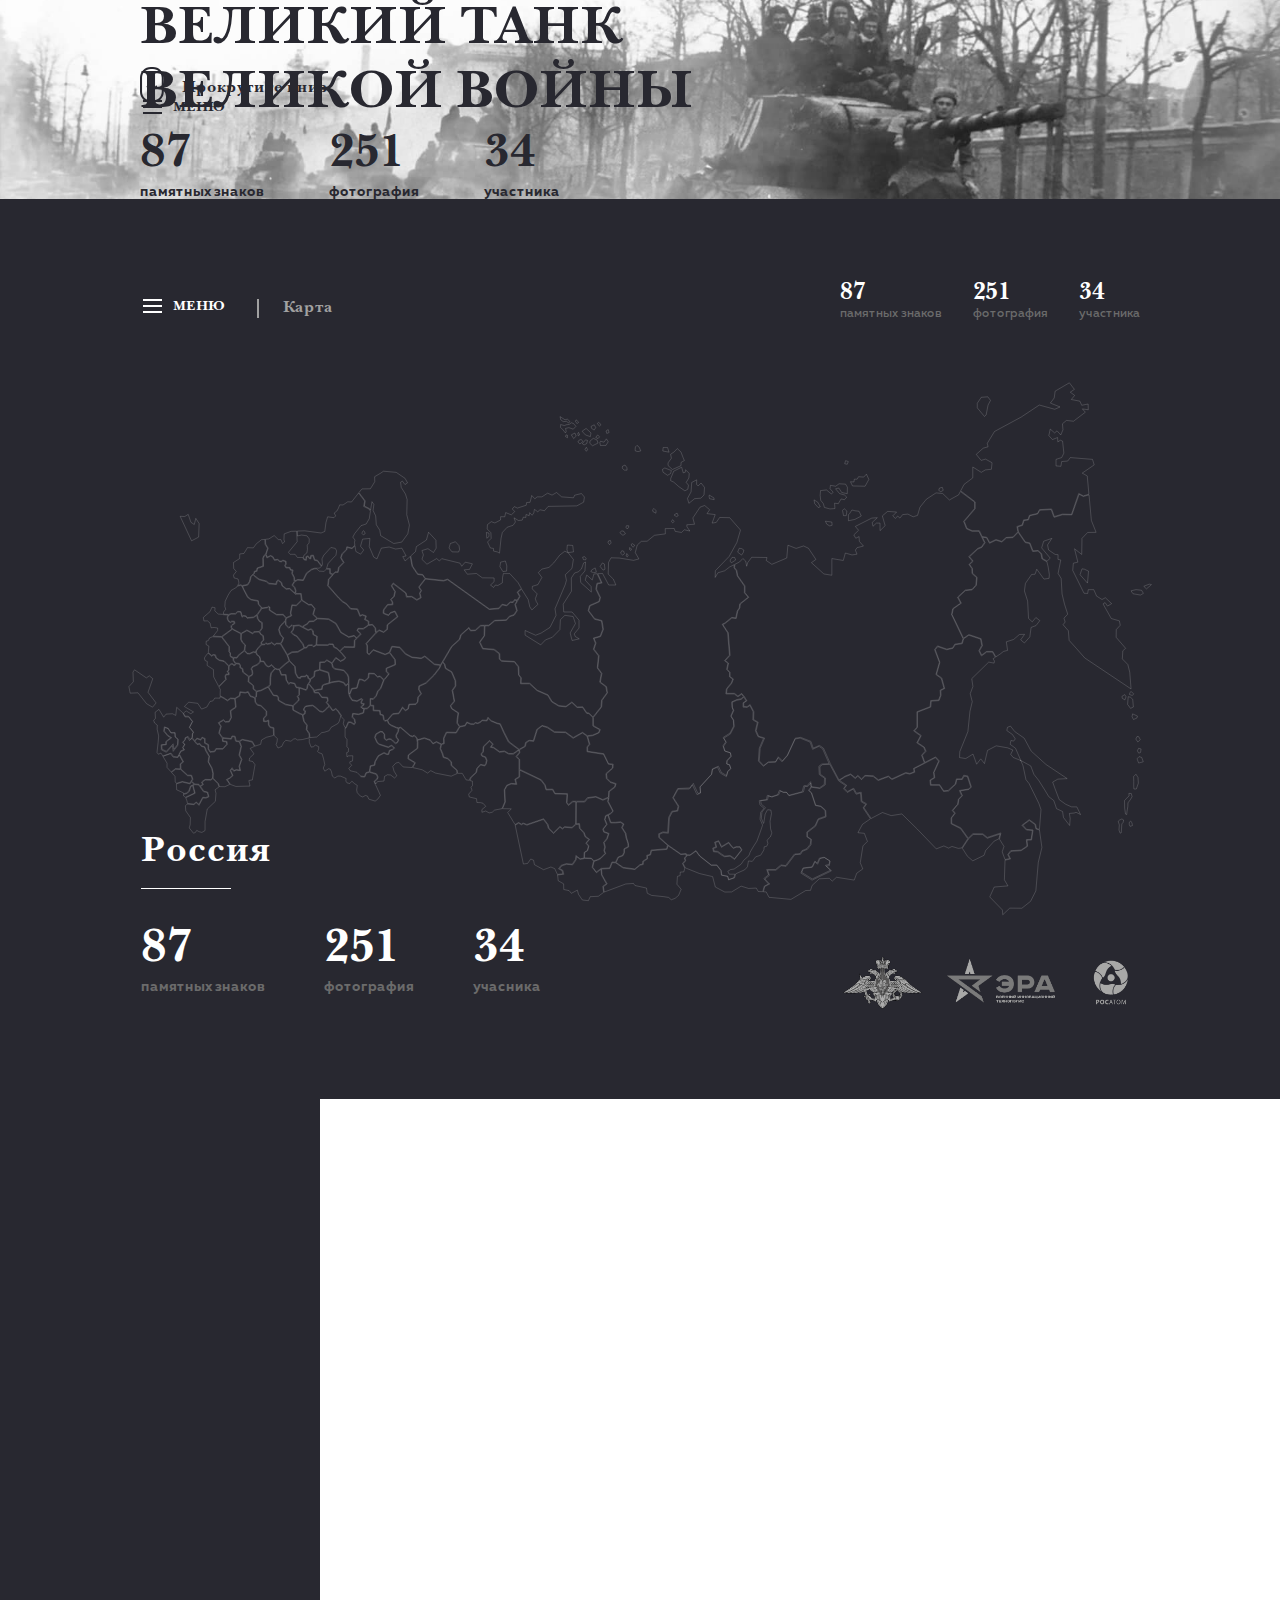
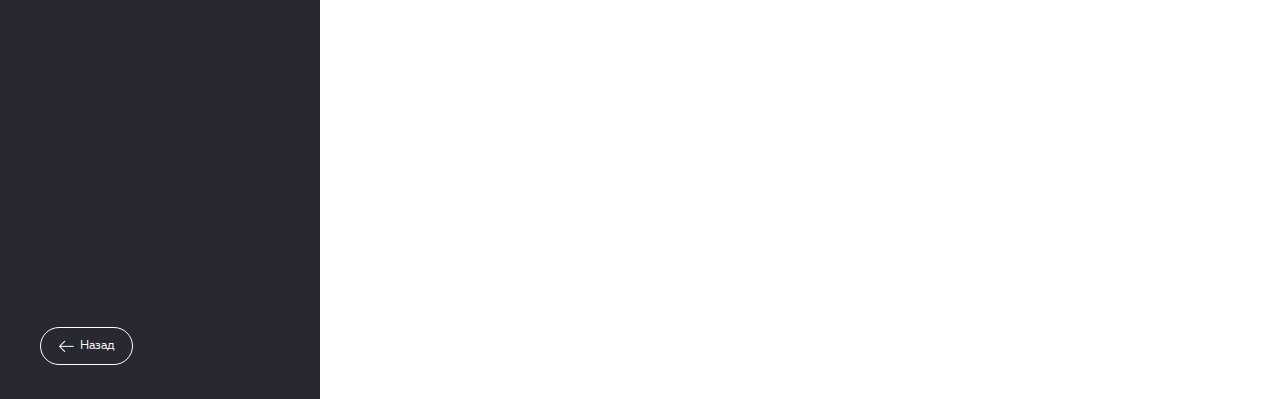
<file: index.html>
<!DOCTYPE html>
<html lang="en">
<head>
    <meta charset="UTF-8">
    <meta name="viewport" content="width=device-width, initial-scale=1.0">
    <meta http-equiv="X-UA-Compatible" content="ie=edge">
    <link rel="stylesheet" href="css/jquery.fullPage.css">
    <link rel="stylesheet" href="css/owl.carousel.min.css">
    <link rel="stylesheet" href="css/owl.theme.default.min.css">
    <link rel="stylesheet" type="text/css" href="css/jquery.fancybox.css">
	<link rel="stylesheet" type="text/css" href="css/jquery.fancybox-thumbs.css">
    <link rel="stylesheet" href="css/style.min.css">
    <title>T-34</title>
</head>
<body>
    <div id="fullpage">
        <div id="main-page" class="section main-page">
            <div class="main-page__menu menu">
                <div class="menu__btn"><span></span></div>
                <div class="menu__text">меню</div>
            </div>
            <!-- /.menu -->

            <div class="main-page__main main-page-main">
                <div class="main-page-main__title">
                    великий танк великой войны
                </div>

                <div class="main-page__numbers numbers">
                    <div class="numbers__signs">
                        <span id="number-signs">87</span>
                        <span class="numbers__text">памятных знаков</span>
                    </div>

                    <div class="numbers__photos">
                        <span id="number-photos">251</span>
                        <span class="numbers__text">фотография</span>
                    </div>

                    <div class="numbers__members">
                        <span id="number-members">34</span>
                        <span class="numbers__text">участника</span>
                    </div>

                </div>
            </div>
            <!-- /.main-page-main -->

            <div class="main-page__btn main-page-btn">
                <div class="main-page-btn__link-block">
                    <a class="main-page-btn__link main-page-btn__icon" href="#map-page">
                        <svg xmlns="http://www.w3.org/2000/svg" width="24" height="36" viewBox="0 0 24 36"><g><g><path d="M12.96 2.044c4.824 0 8.79 3.925 8.79 8.79v14.022c0 4.824-3.926 8.79-8.79 8.79h-2.126c-4.824 0-8.79-3.925-8.79-8.79V10.834c0-4.865 3.966-8.79 8.79-8.79zm10.833 22.812V10.834C23.793 4.864 18.928 0 12.96 0h-2.126C4.864 0 0 4.865 0 10.834v14.022C0 30.825 4.865 35.69 10.834 35.69h2.126c5.968 0 10.833-4.865 10.833-10.834z"/></g><g><path d="M16.966 18.928c-.368-.409-1.022-.409-1.43 0l-2.617 2.862V11.406c0-.572-.45-1.022-1.022-1.022-.573 0-1.022.45-1.022 1.022v10.425l-2.617-2.862c-.368-.409-1.022-.409-1.43 0a.995.995 0 0 0 0 1.308l4.333 4.783c.368.41 1.022.41 1.43 0l4.375-4.783c.327-.408.327-.98 0-1.349z"/></g></g></svg>
                    </a>
                    <a class="main-page-btn__link" href="#map-page">Прокрутите вниз</a>
                </div>
            </div>
            <!-- /.main-page-btn -->
        </div>
    <!-- /#main-page -->

        <div id="map-page" class="section map-page">
            <div class="map-page__menu menu menu_dark-bg">
                <div class="menu__btn menu__btn_dark-bg"><span></span></div>
                <div class="menu__text menu__text_dark-bg">меню</div>
                <div class="menu__descr">Карта</div>
            </div>
            <div class="map-page__info header-info">
                <div class="map-page__numbers numbers numbers_dark-bg">
                    <div class="numbers__signs numbers__signs_small">
                        <span class="numbers__count cursor-pointer">87</span>
                        <span class="numbers__text numbers__text_small">памятных знаков</span>
                    </div>

                    <div class="numbers__photos numbers__photos_small">
                        <span class="numbers__count">251</span>
                        <span class="numbers__text numbers__text_small">фотография</span>
                    </div>

                    <div class="numbers__members numbers__members_small">
                        <span class="numbers__count">34</span>
                        <span class="numbers__text numbers__text_small">участника</span>
                    </div>
                </div>
            </div>
            <div class="map-page__russia">
               <svg id="mapSvg" xmlns="http://www.w3.org/2000/svg" width="1325" height="691" viewBox="0 0 1325 691"><g><path fill="none" stroke="#fff" stroke-miterlimit="50" stroke-opacity=".3" d="M1050.044 137.205v0l-.998 2.992v0l2.66 1.829v0l3.158-1.829v0l-1.164-3.823v0z"/></g><g><path fill="none" stroke="#fff" stroke-miterlimit="50" stroke-opacity=".3" d="M788.897 220.154v0l4.987 3.823v0l2.327-3.49v0l.665-2.993v0l-2.66-1.829v0l-3.324-.498v0z"/></g><g><path fill="none" stroke="#fff" stroke-miterlimit="50" stroke-opacity=".3" d="M779.09 231.79v0l1.662 2.16v0l5.485-3.49v0l-1.163-3.325v0l-3.49-.166v0l-1.996 2.992v0z"/></g><g><path fill="none" stroke="#fff" stroke-miterlimit="50" stroke-opacity=".3" d="M902.432 180.092v0l8.311 1.164v0l.333 4.156v0l-3.159.83v0l-3.823-2.326v0z"/></g><g><path fill="none" stroke="#fff" stroke-miterlimit="50" stroke-opacity=".3" d="M924.54 166.13v0l1.33 6.815v0h3.49v0l.832-5.985v0l-3.49-2.992v0z"/></g><g><path fill="none" stroke="#fff" stroke-miterlimit="50" stroke-opacity=".3" d="M932.187 171.78v7.814l8.478-1.829v0l8.145-4.322v0l-2.826-6.15v0l-5.32-.665v0l-3.989-.998v0l-2.826 4.489v0z"/></g><g><path fill="none" stroke="#fff" stroke-miterlimit="50" stroke-opacity=".3" d="M934.847 129.06v0l2.66 5.486v0l16.29.332v0l4.82-8.81v0l-3.158-6.816v0l-3.491 3.824v0l-6.65-.499v0l-1.828 3.158v0h-3.657v0l-.498 3.657v0z"/></g><g><path fill="none" stroke="#fff" stroke-miterlimit="50" stroke-opacity=".3" d="M928.53 101.798v0l-1.164 3.99v0l3.325.665v0l1.33-3.491v0z"/></g><g><path fill="none" stroke="#fff" stroke-miterlimit="50" stroke-opacity=".3" d="M919.72 137.205v0l3.823 5.818v0l7.148 1.496v0l.166-8.311v0l-2.327-3.99v0l-8.478-.498v0l-4.322 3.158v0l-6.815-1.164v0l-.499 4.489v0l3.99 4.322v0l-2.161 2.493v0l-6.483-5.32v0l-7.647.832v0l-.499 6.15v0l.665 6.317v0l3.491 4.488v0l1.33 4.82v0l7.148 1.996v0l6.483-.5v0l-.499-6.98v0l4.82.664v0l3.658-6.15v0l4.322.997v0l2.992-3.324v0l-2.992-2.826v0l-6.317-1.829v0l-5.153-6.15v0z"/></g><g><path fill="none" stroke="#fff" stroke-miterlimit="50" stroke-opacity=".3" d="M887.637 152.498v0l.998 4.987v0l4.488 4.987v0l2.66-.997v0l-3.325-5.985v0z"/></g><g id="56"><path fill="none" stroke="#fff" stroke-miterlimit="50" stroke-opacity=".3" d="M1076.973 141.693v0l-2.161 4.322v0l-11.969 6.65v0l-8.644-8.312v0l-8.644-.831v0l-12.467 8.145v0l-8.311 10.306v0l-3.159 10.64v0l-5.651 1.828v0l-6.816-3.491v0l-6.815.665v0l-3.491 4.488v0l-2.992-2.66v0l-2.826 3.159v0l-3.491-3.325v0l4.987-4.987v0l-11.636-.831v0l-6.816 5.818v0l3.658 12.633v0l-6.65 6.483v0-9.807 0h-4.654v0l-4.488 4.156v0l-.998-4.987v0l6.65-6.15v0l-7.148.498v0l-21.278 10.805v0l4.156 4.987v0l-6.15 5.984v0l2.493 4.322v0l4.322-2.161v0l.332 6.15v0l5.32 6.15v0l-8.145 1.996v0l-2.328 3.158v0l2.161 5.32v0l-6.483.997v0l-8.644-2.494v0l-2.66 9.642v0l-14.794-2.494v21.61l-10.306-1.662v0l-16.124-14.629v0l5.818-4.155v0l-9.641-14.462v0l-6.317-2.992v0l-9.641 3.158v0l-10.64-4.156v0l-1.495 16.623v0l-19.283 8.145v0l-7.314-4.986v0l.998-3.824v0l-19.782-.332v0l-5.153 6.981v0l-1.33 4.655v0l-1.33-6.815v0l-3.657-3.159v0l-4.322 4.488v0l-5.984 2.992v0l-.332 4.156v0l2.826 3.657v.166l1.33 6.816v0l9.308 13.132v8.81l4.82 5.652v0l.167.332v0l-.332.167v0l-10.805 8.644v0l-.499 4.986v0l-.166.167v0l-2.494 3.823v0l-1.994 9.309v.332h-.333v0l-5.32-.665v0l-8.643 6.982v0l-2.992 1.496v0l6.815 10.472v0h.166v.167l2.328 29.09v.166l-.167.166v0l-5.984 6.65v0l3.99 2.992v0l.166.166v.166l-1.662 7.813v0l3.49 3.823v0h.167v5.652l3.99 2.826v0l.332.166v0l-.167.333v0l-1.994 5.319v0l-6.15 7.48v0l-.666 5.486v0h10.14v0h.166v0l4.489 3.49v0l4.654-3.158v0l.333-.166v0l.166.332v0l2.66 3.325v0l.332.166v0l3.324 5.32v0l.333.332v0l-.333.166v0l-3.989 2.494v4.654l4.322.333v0l3.657-2.494v0l.333-.332v0l.166.498v0l4.488 8.478v0l.166.166v.167l-.332 10.14v0l5.651 3.324v0l.333.166v0l-.166.167v0l-2.494 10.804v0l3.159 7.148v0l7.314 2.161v0l.498.167v0l-.166.332v0l-5.652 13.132v0l-1.163 16.124v0l5.652 5.985v0l6.15-4.655v0h.166v0l9.143-.332v0l3.324-5.818v0l.167-.499v0l.332.332v0l4.987 4.987v0l6.483-7.48v0l9.974-21.61v0l.166-.166v0l.166-.166v0l6.65-.998v0h.166v0h.166v0l13.132 5.153v0l.166.167v.166l2.826 8.478v0l7.813-3.491v0l.166-.166v0l.166.166v0l4.987 3.324v.167h.166v0l8.81 19.947v0l11.304 21.277v0l7.314-4.654v0-.166 0l7.48-2.992v0h.167v0l.332.166v0l5.652 4.654v0l3.158-2.826v0l.167-.166v0l.332.166v0l4.488 4.322v0l4.322-4.322v0-.166 0h.333v0l10.306.499v0h.166v0h.166v0l6.483 5.153v0l12.966-4.82v0h.167v0l.166.166v0l4.322 3.49v0l17.786-8.145v0h.166v0l5.154 1.164v0l5.485-2.161v0l-.665-4.156v0-.332 0h.166v0l13.798-7.148v0l-3.491-9.641v0-.333 0l.166-.166v0l4.488-4.987v0l-1.829-4.654v0l-8.81-5.819v0l-.332-.166v0l.166-.332v0l4.655-8.81v0l-8.478-5.985v0l-.499-.332v0l.333-.333v0l3.99-4.654v0-19.615 0-.332 0h.332v0l16.789-6.483v0l.665-7.48v0-.5 0h.332v0l9.974-.664v0l2.327-6.15v0l-.332-6.318v0-.332 0l.166-.166v0l4.82-2.161v0l-3.657-12.8v0l-6.649-4.82v0l-.166-.167v0-.166 0l4.488-15.626v0l-6.15-16.29v0l-.166-.166v0l.166-.166v0l3.49-4.489v0l.167-.166v0h.166v0l11.969 4.156v0l7.48-1.662v0l2.66-4.655v0l.166-.166v0h.166v0l8.976-1.33v0l1.496-5.818v0l-14.794-30.919v0h-.166v0-.166 0l1.662-7.646v0l.166-.167v0l9.974-6.981v0l-3.823-7.314v0l-.166-.333v0l.166-.166v0l9.807-9.143v0h.167v0l8.643-.997v0l4.987-5.486v0l.831-9.64v0l-5.651-4.988v0-.166 0l-.166-.166v0l-.167-6.15v0l-3.657-5.32v0l-.166-.333v0l.332-.166v0l4.156-3.99v0l-4.488-5.485v0l-.332-.332v0l.332-.167v0l11.137-10.306v0-.166 0h.167v0l4.986-1.995v0l3.658-5.485v0l-6.982-14.628v0h-8.81v0h-.166v0l-6.982-3.159v0h-.166v0-.166 0l-3.657-9.309v0-.332 0l.166-.167v0l13.963-16.456v0-8.145 0z"/></g><g><path fill="none" stroke="#fff" stroke-miterlimit="50" stroke-opacity=".3" d="M1098.915 33.478v0l9.309 11.138v0l2.16-1.995v0l2.494-12.8v0l3.158-5.984v0l-3.49-4.655v0l-8.478.665v0l-5.153 7.647v0z"/></g><g id="83"><path fill="none" stroke="#fff" stroke-miterlimit="50" stroke-opacity=".3" d="M1243.368 145.184v0l-2.16-23.604v0l-6.484-3.657v0l15.46-10.639v0l-2.162-7.148v0l-28.757-2.327v0l-3.325 4.488v0l-7.813.665v0l-.997 6.15v0l-6.317-.498v0-8.478 0l7.314-2.327v0l2.826-5.818v0l-1.662-15.46v0l-2.826-1.163v0l-3.324 2.16v0l-.333-5.65v0l-6.649 2.659v0l-4.655-5.153v0l1.83-8.478v0l5.65 4.987v0l3.16-2.66v0l4.82 5.32v0l2.826-6.65v0l-.665-7.812v0l5.153-4.322v0l9.143.997v0l15.293-11.636v0l-3.824-4.322v0l7.647 1.164v0l-.166-7.48v0l-8.312 1.662v0l-2.327-5.32v0l-11.137-2.16v0l4.322-5.32v0l-5.652-4.156v0l5.32-3.657v0l-6.484-8.478v0l-18.451 10.805v0l-1.164 8.81v0l-4.987 6.65v0l12.467 4.987v0l-6.815 2.992v0l-19.947-5.486v0l-23.273 15.46v0l-34.741 18.783v0l-9.31 15.293v0l.998 4.489v0l-6.317 1.828v0l-8.976 7.98v0l6.317 7.812v0l5.651-1.662v0l8.478 4.654v0l-.831 8.478v0l-7.813.83v0l-5.32 3.16v0l-10.97-6.982v14.13l-11.304 8.477v0l-4.322 8.311v0l18.618 14.13v0l.166.166v8.81l-14.13 16.457v0l3.491 8.976v0l6.816 2.992v0h8.976v0h.166v0l.167.167v0l3.49 7.48v0l5.819.831v0h.166v0l.166.166v0l3.657 6.65v0l7.979-3.824v0h.166v0l7.314 2.327v0l5.652-4.986v0h.166v0l8.644-.665v0l6.483-6.65v0l-1.163-6.482v0l-.167-.333v0l.333-.166v0l6.483-1.995v0l1.828-6.15v0-.333 0h.333v0l5.485-.499v0l1.663-5.153v0l.166-.332v0h.166v0l10.14-2.327v0l2.66-4.821v0-.166 0h.332v0l14.96-.831v0h.333v0l.167.166v0l3.49 9.641v0l10.473-3.158v0h.166v0l11.47.332v0l9.309-26.763v0l.166-.332v0l.332.166v0l5.652 2.992v0z"/></g><g><path fill="none" stroke="#fff" stroke-miterlimit="50" stroke-opacity=".3" d="M1314.348 264.37v0l3.49 3.325v0l6.484-5.485v0l-2.826-.665v0z"/></g><g><path fill="none" stroke="#fff" stroke-miterlimit="50" stroke-opacity=".3" d="M1286.089 406.83v0l.499 2.493v0l3.324 1.994v0l1.496-3.99v0l-1.662-2.825v0z"/></g><g><path fill="none" stroke="#fff" stroke-miterlimit="50" stroke-opacity=".3" d="M1296.395 401.842v0l-.498 2.494v0l3.657 1.33v0l1.828-2.161v0l-3.49-2.993v0z"/></g><g><path fill="none" stroke="#fff" stroke-miterlimit="50" stroke-opacity=".3" d="M1294.234 407.162v0l-.83 9.973v0l3.822 5.153v0l3.658-1.662v0l-.832-9.974v0l-2.826-2.66v0z"/></g><g><path fill="none" stroke="#fff" stroke-miterlimit="50" stroke-opacity=".3" d="M1299.886 429.436v0l-.665 3.657v0l1.829 3.657v0l4.488-1.994v0l.665-2.494v0z"/></g><g><path fill="none" stroke="#fff" stroke-miterlimit="50" stroke-opacity=".3" d="M1305.704 458.693v0l-1.662 3.324v0l2.66 3.824v0l3.158-2.993v0l-1.995-3.823v0z"/></g><g><path fill="none" stroke="#fff" stroke-miterlimit="50" stroke-opacity=".3" d="M1306.036 477.31v0l1.829 2.992v0l2.327-.997v0l.665-4.488v0l-3.158-.831v0z"/></g><g><path fill="none" stroke="#fff" stroke-miterlimit="50" stroke-opacity=".3" d="M1308.198 484.79v0l-2.494 2.827v0l1.995 5.485v0l5.984-1.662v0l-1.995-5.652v0z"/></g><g><path fill="none" stroke="#fff" stroke-miterlimit="50" stroke-opacity=".3" d="M1304.208 507.564v0l-2.992 2.992v0l.166 6.317v6.65l.166 3.157v0h3.159v0l2.66-7.646v0l-.5-7.314v0z"/></g><g><path fill="none" stroke="#fff" stroke-miterlimit="50" stroke-opacity=".3" d="M1295.065 532.332v0l3.159.166v0l.997 4.156v0l-2.16 3.657v0l-3.16 4.322v0l-.166 4.655v0l-.997 5.984v0l-.499 4.488v0l-1.496-.665v0l-1.163-7.813v0l-.166-9.64v0l3.823-4.157v0l2.16-1.828v0z"/></g><g><path fill="none" stroke="#fff" stroke-miterlimit="50" stroke-opacity=".3" d="M1283.762 583.863v0l1.496-.665v0l.665-11.303v0l1.828-2.161v0l.499-2.992v0l-2.161-1.33v0l-3.159 1.496v0l-1.662 1.496v0l1.496 4.82v0l-.498 6.484v0z"/></g><g><path fill="none" stroke="#fff" stroke-miterlimit="50" stroke-opacity=".3" d="M1295.564 572.56v0l.998 2.493v0l3.158-1.163v0l-.665-3.325v0l-1.662-2.493v0l-1.829 1.662v0z"/></g><g><path fill="none" stroke="#fff" stroke-miterlimit="50" stroke-opacity=".3" d="M1234.392 241.763v0l-2.494 7.647v0l9.642 10.805v0l1.33-15.46v0l-5.32-2.493v0z"/></g><g><path fill="none" stroke="#fff" stroke-miterlimit="50" stroke-opacity=".3" d="M1297.891 270.189v0l2.494 3.823v0l9.641 1.662v0l3.823-2.16v0l-2.327-3.99v0l-7.148-.831v0z"/></g><g id="31"><path fill="none" stroke="#fff" stroke-miterlimit="50" stroke-opacity=".3" d="M1123.018 355.63v0l5.818-3.823v0l3.99-3.158v0l5.319-1.33v0l-1.663-11.137v0l9.476-2.992v0l7.48-6.483v0l6.65-.167v0l-4.988 7.148v0l4.82 3.99v0l6.982-7.813v0l1.663-12.301v0l6.317-2.327v0l4.986-6.483v0l-5.153-3.99v0l-4.654 5.652v0l-4.82-4.488v0l-1.164-22.441v0l-4.156-13.132v0l1.33-9.808v0l7.979-11.47v0l4.488-.332v0l2.16-6.483v0l9.31 12.8v0l6.649-.998v0l.332-4.82v0l-1.496-9.808v0l-1.662-6.815v0l-6.15-3.491v0l-.167-.166v0l-.166-.166v0l-1.164-6.317v0l-3.99-3.657v0l-6.482.499v0h-.332v0l-.167-.167v0l-3.823-10.14v0l-5.652-1.163v0l-.166-.167v0l-8.976-13.132v0l-6.317 6.65v0l-.166.166v0h-.166v0l-8.478.498v0l-5.652 5.154v0l-.166.166v0l-.333-.166v0l-7.314-2.328v0l-7.979 3.824v0l-.498.166v0l-.167-.333v0l-3.823-6.815v0l-4.987-.665v0l3.159 6.815v0l.166.167v0l-.166.332v0l-3.824 5.652v0l-.166.166v0l-5.153 2.161v0l-10.805 9.974v0l4.488 5.32v0l.333.332v0l-.333.332v0l-4.322 3.99v0l3.491 5.153v.166l.332 6.15v0l5.652 4.987v0l.166.167v.166l-.997 9.974v.332l-5.153 5.652v0l-.166.166v0h-.166v0l-8.644.997v0l-9.31 8.644v0l3.824 7.314v0l.166.333v0l-.332.166v0l-10.14 7.148v0l-1.496 7.314v0l14.794 30.586v0l6.816-4.654v0h.166v0h.166v0l15.293 5.153v0h.333v.332l1.662 8.478v.333l-3.657 6.649v0l2.66 5.485v0l6.15-4.488v0l.166-.166v0h.166v0h7.813v0h.166v0l.167.332v0z"/></g><g id="46"><path fill="none" stroke="#fff" stroke-miterlimit="50" stroke-opacity=".3" d="M1134.82 618.772v0l-.83 25.433v0l4.653 7.812v0l-17.786 1.496v0l-5.818 12.8v0l16.457 16.955v0l.332 6.151v0l9.143-8.644v0l15.625.166v0l11.304-8.976v0l6.815-13.465v0l3.159-36.903v0l4.654-19.282v0l-3.158-22.607v0l-4.489-1.33v0h-.166v0-.333 0l-1.163-5.319v0l-7.314-5.32v0l-8.312 6.151v0l4.82 5.32v0l7.98.664v0l.332.167v.332l-1.828 12.301v.333h-.333v0l-5.652.166v0l.832 7.813v.166l-.167.166v0l-7.979 5.32v0l-.166.166v0l-13.132.83v0l-3.324 4.323v0l2.493 5.153v0l.332.498v0h-.498v0z"/></g><g id="78"><path fill="none" stroke="#fff" stroke-miterlimit="50" stroke-opacity=".3" d="M1127.672 591.51v0l5.819 9.475v0l-2.328 6.982v0l3.657 9.973v0l5.985-1.33v0l-2.328-4.82v0l-.166-.166v0l.166-.333v0l3.491-4.654v0l.167-.167v0h.166v0l13.298-.83v0l7.647-5.154v0l-.832-7.979v0-.498 0h.333v0l5.818-.167v0l1.662-11.47v0l-7.646-.664v0h-.167v0l-.166-.167v0l-5.32-5.651v0l-.332-.333v0l.5-.332v0l8.81-6.65v0l.332-.166v0l.166.167v0l7.813 5.485v0l.166.166v.167l.997 5.319v0l3.99 1.163v0l1.994-25.599v0l-2.825-8.145v0l-12.634-25.6v0l-3.99-4.986v0l-3.823-17.953v0l-2.493-5.984v0l-.831-.998v0l-9.475-3.823v0l-3.158-3.99v0l2.825-5.651v0l-6.981-2.826v0l-14.629-2.494v0l-11.137 5.818v0l-3.99 17.122v0l-4.82-6.15v0l-5.32 6.981v0l-4.654-13.132v0l-9.475 5.818v0l-7.979-1.33v0l.333-7.646v0l10.472-25.932v0l2.66-26.098v0l2.992-12.633v0l-2.66-10.307v0l3.491-9.308v0l-1.496-10.14v0l21.942-21.444v0l6.982 1.33v0l.499-2.66v0l-1.829-2.992v0l2.992-1.995v0l-3.823-6.649v0h-7.48v0l-6.317 4.82v0l-.333.167v0l-.332-.333v0l-2.992-6.15v0l-.166-.166v0l.166-.333v0l3.657-6.649v0l-1.662-8.145v0l-14.961-4.987v0l-6.816 4.654v0l-1.662 5.985v.166l-.332.166v0l-8.977 1.33v0l-2.66 4.488v0l-.165.166v0h-.167v0l-7.812 1.829v0h-.167v0l-11.636-3.99v0l-3.158 3.99v0l5.984 16.124v0l.166.166v0l-.166.167v0l-4.322 15.293v0l6.65 4.654v0l.165.166v0l3.658 13.465v0l.166.332v0h-.333v0l-4.82 2.328v0l.332 6.15v.166l-2.493 6.483v.333h-.333v0l-9.807.665v0l-.665 7.48v.332h-.333v0l-16.789 6.483v19.615l-.166.167v0l-3.657 4.322v0l8.478 5.984v0l.166.166v0l-.166.333v0l-4.489 8.81v0l8.478 5.652v0h.166v.166l2.161 5.153v.166l-.166.333v0l-4.654 4.82v0l3.324 9.309v0l13.631-6.982v0l.333-.166v0l.166.166v0l4.488 4.987v0l.166.167v0l-.166.166v0l-6.65 14.462v0l.832 6.981v.333l-.333.166v0l-4.986 2.826v0l.332 5.652v0h11.304v0h.166v0l.166.332v0l4.987 7.647v0l5.652-.499v0l9.142-8.311v0l1.496-6.317v0-.333 0h.333v0h6.982v0l1.994-4.34v0l.166-.333v0h.333v0l4.82.831v0h.333v.333l4.488 13.797v0l.167.166v0l-.167.166v0l-2.992 2.992v0l-.166.167v0h-.166v0l-10.971 1.828v0l2.66 5.818v0l.166.333v0l-.167.166v0l-4.488 4.654v0l-.997 6.317v.166h-.167v0l-6.482 7.647v0l2.825 3.49v0l.167.167v0l-.167.332v0l-4.488 5.818v7.148l11.802 5.818v0h.167v.167l9.475 13.132v0l5.818-5.652v0l.166-.166v0h.166v0l12.634.166v0l.166.166v0h.166v0l5.486 4.488v0l16.955-5.652v0l.665-.166v0l-.166.665v0z"/></g><g id="12"><path fill="none" stroke="#fff" stroke-miterlimit="50" stroke-opacity=".3" d="M1079.632 603.312v0l6.483 10.306v0l6.982 5.985v0l14.628-7.148v0l1.995-6.15v0l11.137-12.302v0l5.984-2.826v0l1.663-6.316v0l-16.457 5.485v0l-.166.166v0l-.167-.166v0l-5.818-4.654v0l-12.3-.166v0l-6.151 5.818v0z"/></g><g id="2"><path fill="none" stroke="#fff" stroke-miterlimit="50" stroke-opacity=".3" d="M961.61 564.747v0l14.628-7.647v0l11.303 3.99v0l13.797-2.161v0l19.948 19.615v0l24.602 25.6v0l9.807-3.824v0l6.15 2.826v0l4.323-2.161v0l8.145 2.493v0l4.488-.498v0l7.813-11.969v0l-9.475-13.132v0l-11.803-5.984v0h-.332v0-.333 0-7.48 0-.166 0h.166v0l4.322-5.818v0l-2.826-3.491v0l-.166-.166v0l.166-.333v0l6.65-7.646v0l1.163-6.317v0-.166 0l4.322-4.655v0l-2.826-6.15v0l-.166-.499v0l.499-.166v0l11.47-1.829v0l2.66-2.66v0l-4.323-13.298v0l-4.322-.665v0l-2.16 4.156v.166h-.333v0h-6.816v0l-1.33 6.151v0l-.166.166v0l-9.309 8.644v0h-.166v0h-.166v0l-5.984.499v0h-.167v0l-.166-.333v0l-5.153-7.646v0h-11.304v0h-.332v0-.333 0l-.499-6.316v0-.333 0h.333v0l4.987-2.992v0l-.831-6.815v0-.167 0h.166v0l6.483-14.295v0l-3.99-4.488v0l-27.594 14.295v0l.665 4.156v0l.166.332v0l-.332.167v0l-5.984 2.16v0l-.167.167v0l-5.153-1.164v0l-17.786 8.145v0l-.333.167v0l-.166-.167v0l-4.322-3.657v0l-12.8 4.821v0h-.332v0h-.166v0l-6.483-5.153v0l-10.306-.499v0l-4.322 4.488v0l-.167.167v0l-.332-.167v0l-4.654-4.322v0l-2.993 2.826v0l-.332.167v0l-.333-.167v0l-5.651-4.82v0l-7.314 2.992v0l-6.982 4.488v0l8.81 5.984v0l.333.167v0l-.167.498v0l-2.66 3.657v0l4.156 3.99v0l7.315-3.99v0l.332-.332v0l.332.498v0l3.491 6.151v0l5.652-1.33v0h.499v.333l.83 11.303v0l5.819 3.159v0l.332.332v0l-.166.333v0l-3.324 4.654v0z"/></g><g id="64"><path fill="none" stroke="#fff" stroke-miterlimit="50" stroke-opacity=".3" d="M1155.599 490.609v0l-.333-.831v0l12.8 6.981v0l4.156 10.971v0l6.317 7.98v0l7.646 12.134v0l5.32 8.81v0l6.316 4.82v0l1.995 5.653v0l1.662 4.987v0l7.813 3.657v0l1.164 7.812v0l7.979 10.307v0l.665-8.977v0l-.998-6.649v0l6.15-.499v0l2.494-.997v0l5.818 2.992v0l-4.82-9.974v0h-6.816v0l-7.48-3.324v0l-8.478-5.984v0l-5.32-13.964v0l-3.158-8.81v0l6.65-3.823v0l12.134-.665v0l-27.428-18.285v0l-19.282-17.454v0l-8.977-16.623v0l-12.134-8.478v0l-5.652-7.148v0l-3.823 1.662v0l-.831 4.156v0l7.147 4.987v0l3.824 5.818v0l-2.161 2.826v0l-3.491-.831v0l-.998 4.987v0l6.982 5.153v0l6.815 15.792v0l-.498-.167v0z"/></g><g id="11"><path fill="none" stroke="#fff" stroke-miterlimit="50" stroke-opacity=".3" d="M117.663 394.694v0l1.829 3.325v0l-.333 7.98v0l5.486 2.991v0l3.99 2.66v0l3.823-2.66v0h.166v0l5.652.333v0l5.818-3.657v0l.665-4.489v0-.332 0h.498v0l6.483.831v0l3.491-.997v0l.333-.167v0l.166.333v0l2.66 5.153v0l5.818 2.161v0l1.33-1.164v0l.332-6.483v0l-3.823-2.825v0l-.167-.167v0-.166 0l-.166-4.156v0l-2.493-2.327v0l-3.657-2.66v0l-.167-.166v0-.166 0l.499-6.483v0l-7.314-5.652v0h-.166v0-.166 0l-.665-4.322v0l-2.66-1.33v0l-.332-.166v0-.166 0-2.66 0l-.998-1.995v0l-4.155-.332v0l-.832 1.828v.167h-.166v0l-1.828.332v0h-.167v0l-.166-.166v0l-1.163-1.496v0h-1.663v0l-2.826 2.493V372.586l-1.662 2.327v0l1.496.998v0h.166v2.493l.167.499v0h-.499v0l-2.992-.167v0l-1.164 1.995v0l.831 4.156v.166l-.166.166v0z"/></g><g id="6"><path fill="none" stroke="#fff" stroke-miterlimit="50" stroke-opacity=".3" d="M103.534 350.81v0l-3.159 3.823v0l-1.496 2.494v0l.665 3.158v0l3.159 1.496v0l-.333 4.987v0l8.145 5.32v0l.333 9.474v0l6.483 12.301v0l8.976-9.142v0l-.83-3.99v0-.166 0l1.329-2.493v0l.166-.167v0h.333v0l2.66.167v0-1.663 0l-1.497-1.163v0l-.332-.167v0l.166-.332v0l1.829-2.494v0-4.488 0l-5.985-6.15v0l-5.984-1.164v0l-.166-.166v0l-4.156-2.826v0h-.166v0-.166 0l-1.164-3.491v0l-1.995-.332v0l-2.16 1.163v0l-.333.166v0l-.166-.332v0z"/></g><g id="28"><path fill="none" stroke="#fff" stroke-miterlimit="50" stroke-opacity=".3" d="M109.186 329.699v0l-3.657 1.496v0l-1.663 3.49v0l-2.66.666v0l-.166 4.322v0l3.657 2.16v0l-.83 8.146v0l4.321 3.823v0l1.995-1.164v0l.166-.166v0l.166.166v0l2.494.333v0h.166v0l.166.332v0l.998 3.657v0l3.99 2.66v0l5.983 1.33v0h.167v0h.166v0l5.818 6.15v0l2.66-2.493v0h.166v0h.166v0h1.995v0h.332v0l1.164 1.496v0l1.163-.332v0l.665-1.497v0l-2.66-3.657v0-.166 0l-.332-3.49v0l-2.826-.998v0h-.166v0-.166 0l-.831-1.829v0-.166 0-2.992 0l-1.33-1.662v0l-.166-.167v0-.166 0-6.317 0l-9.475-12.3v0z"/></g><g id="7"><path fill="none" stroke="#fff" stroke-miterlimit="50" stroke-opacity=".3" d="M122.65 300.775v0l-5.984-.499v0l-4.322-4.156v0l.332-3.99v0l-3.99-.83v0l-2.493 5.818v0l-8.643 7.48v0l.664 4.655v0l4.489-.167v0l3.49 2.826v0l1.33 6.15v0l3.99-.498v0l4.488.831v3.159l-5.652 7.314v0l10.639.498v0l13.464-9.807v0l-.997-1.662v0l-.166-.167v0-.166 0-2.16 0-.167 0h.166v0l1.662-1.662v0l2.328-1.33v0l-.333-1.829v0l-2.66-.166v0l-1.496.997v0l-.166.167v0h-.332v0l-2.327-1.496v0h-.167v0-.167 0l-1.496-2.826v0-.166 0l-.166-2.493v0-.167 0-.166 0l1.496-2.327v0l-6.483-.499v0h-.166v0z"/></g><g id="68"><path fill="none" stroke="#fff" stroke-miterlimit="50" stroke-opacity=".3" d="M141.434 264.038v0l-.997 1.662v0l-7.148 4.156v0l-3.657 5.818v0l-3.823 7.98v0l-.5 6.648v0l1.164 3.824v0l-2.825 3.49v0l-.167 2.66v.166l6.816.333v0l2.826-1.164v0h.166v0h5.485v0l2.826-2.66v0l.167-.166v0h.166v0l3.99.333v0h.332v.166l1.662 5.818v0l1.496-.831v0l.166-.166v0l.167.166v0l2.992.332v0h.166v.167l1.496 2.16v0l7.813-.83v0l4.488-2.993v0l5.153-7.314v0l.333-1.828v0l-3.658-4.322v0-.167 0l-.498-3.823v0l-8.81-1.662v0h-.167v0l-4.155-3.158v0h-.167v0l-5.485-10.473v0l-1.829-4.322v0l-1.662-.831v0l-3.325.831v0h-.166v0z"/></g><g id="43"><path fill="none" stroke="#fff" stroke-miterlimit="50" stroke-opacity=".3" d="M121.82 329.865v0l9.308 12.3v0l.166.167V348.815l1.33 1.662V353.802l.831 1.496v0l2.826.997v0l4.322.167v0l1.496-2.494v0l8.311-6.815v0l.832-6.816v0l-3.491-3.158v0l-.166-.166v0l-1.829-3.99v0-.166 0l.166-6.981v0l-10.97-5.819v0z"/></g><g id="30"><path fill="none" stroke="#fff" stroke-miterlimit="50" stroke-opacity=".3" d="M150.743 347.984v0l-7.98 6.483v0l-1.495 2.66v0l-.166.166v0h-.167v0l-4.322-.166v0l.333 3.158v0l2.493 3.49v0l4.489.333v0h.332v.166l1.33 2.328v2.659l2.826 1.33v0l.166.166v.167l.665 4.322v0l7.148 5.485v0l3.49-1.496v0l.832-2.16v0l-.499-3.492v0l-.997-2.16v0l-.167-.167v0l.167-.166v0l1.496-2.66v0l.166-.166v0l5.984-2.826v0l3.657-3.158v0l.166-3.99v0l-.83-2.66v0l-3.325-2.493v0-.166 0l-1.164-2.826v0l-2.992-.332v0l-4.82 2.16v0h-.167v0l-3.49-.332v0h-.167v0-.166 0z"/></g><g id="70"><path fill="none" stroke="#fff" stroke-miterlimit="50" stroke-opacity=".3" d="M171.355 361.781V362.612l-.166.166v0l-3.657 3.325v0h-.166v.166l-5.984 2.66v0l-1.33 2.327v0l.83 1.995v.166h.167v0l.499 3.657v.166l-.998 2.494v0h-.166v0l-.166.166v0l-3.49 1.662v0l-.5 6.15v0l3.491 2.494v0h.167v0l2.493 2.494v0l.166.166v0l.166 4.156v0l3.658 2.826v0l5.319-.998v0l10.639-5.485v0l1.33-1.829v0l.166-8.81v0-.166 0l.997-5.985v0-.166 0h.166v0l4.655-5.485v0l-3.824-4.156v0l-2.16 1.33v0h-.167v0l-1.828.665v0h-.167v0h-.166v0l-2.992-1.829v0l-.166-.166v0l-2.66-4.82v0z"/></g><g id="74"><path fill="none" stroke="#fff" stroke-miterlimit="50" stroke-opacity=".3" d="M146.753 325.876v0l-.166 6.981v0l1.663 3.657v0l3.657 3.491v0l.166.166v.166l-.831 6.982v0l2.992 3.657v0l3.158.166v0l4.655-2.16v0h.166v0h.166v0l2.992.332v0l.333-1.829v0-.166 0l2.16-2.992v0l4.323-4.655v0-2.992 0-.166 0h.166v0l2.66-2.66v0l-.665-5.319v0l-2.993-1.995v0h-.166v0-.166 0l-1.496-2.826v0l-6.483.333v0l-1.662 1.994v0l-.166.167v0l-.333-.167v0l-5.818-3.49v0l-1.496-.499v0z"/></g><g id="60"><path fill="none" stroke="#fff" stroke-miterlimit="50" stroke-opacity=".3" d="M172.851 340.171v0l-4.322 4.655v0l-2.16 2.826v0l-.333 1.994v0l1.164 2.826v0l3.158 2.66v0h.166v.166l.831 2.826v0h.167v.166l-.167 2.66v0l4.489.332v0h.166v0l.166.167v0l2.66 4.82v0l2.66 1.662v0l1.828-.498v0l2.327-1.662v0l.333-.167v0l.332.333v0l4.156 4.488v0l2.66.997v0h2.493v0l8.311-7.48v0h.167v0l4.322-3.158v0l-.998-2.826v0l-1.662-4.488v0l-8.644-14.462v0l-5.153-.167v0l-1.829 1.663v0l-.166.166v0l-.332-.166v0l-1.995-1.33v0l-1.995-1.496v0l-.997.83v0h-.167v.167l-3.657.831v0h-.166v0h-.166v0l-1.995-.997v0l-1.33 1.33v0l-.166.166v0h-.166v0z"/></g><g id="19"><path fill="none" stroke="#fff" stroke-miterlimit="50" stroke-opacity=".3" d="M169.86 322.717v0l1.163-1.496v0l1.995-2.826v0-6.649 0l-3.159-1.829v0l-2.493-3.823v0-.166 0l-.665-3.823v0l-4.156 2.826v0h-.166v0l-8.145.83v0h-.166v0l-.167-.166v0l-1.496-2.16v0l-2.66-.5v0l-1.828 1.164v0l-.499.167v0l-.166-.499v0l-1.662-5.984v0l-3.491-.166v0l-2.992 2.825v0h-.166v0h-.167v0h-5.485v0l-2.66 1.164v0l-1.496 2.66v0l.166 2.493v0l1.33 2.66v0l1.995 1.163v0l1.496-1.163v0h.166v0l3.159.166v0h.332v0l.166.332v0l.333 2.328v.332l-.166.166v0l-2.494 1.496v0l-1.496 1.33v1.995l1.164 1.829v0l11.137 5.818v0l6.982-4.156v0h.166v0h.166v0l1.829.665v0h.166v0l5.485 3.324v0l1.496-1.828v0-.166 0h.167v0z"/></g><g id="35"><path fill="none" stroke="#fff" stroke-miterlimit="50" stroke-opacity=".3" d="M167.532 301.606v0l.665 4.156v0l2.161 3.657v0l3.325 1.662v0l.166.166v7.481l-2.161 2.992v0l-1.164 1.496v0l1.33 2.826v0l3.158 1.994v0h.167v.167l.665 5.818v.166l-.167.166v0l-2.66 2.494v2.493l3.658-.166v0l1.496-1.33v0l.166-.166v0h.332v0l2.161.997v0l3.325-.831v0l1.164-.997v0l.332-.167v0l.166.167v0l2.328 1.662v0l1.828 1.163v0l1.662-1.496v0-.166 0h.167v0l5.485.166v0l1.995-2.992v0l1.33-3.99v0l-1.33-1.163v0l-2.327-2.992v0l-.167-.166v0l-1.828-5.984v0l-.166-.167v0h.166v0l1.33-4.322v0l4.488-5.153v0l2.826-2.66v0l.499-2.992v0l-3.491-4.155v0H192.3v0h-.166v0l-9.309-5.984v0h-.166v0-.333 0l.332-3.49v0l-1.163-.5v0l-.998.998v0h-.166v0l-7.813 1.164v0l-.166.664v.167z"/></g><g id="8"><path fill="none" stroke="#fff" stroke-miterlimit="50" stroke-opacity=".3" d="M203.604 309.751v0l-2.161 1.995v0l-4.488 4.987v0l-1.33 3.99v0l1.995 5.817v0l2.327 2.993v0l1.33 1.33v0l.332.166v0l-.166.332v0l-1.496 4.156v0l-1.995 3.158v0l8.312 13.963v0l5.818-3.49v0h.166v0l7.314-.333v0l8.145-4.82v0l-1.828-4.655v0l-7.813-10.14v0l-3.99-1.828v0l-3.158-3.325v0l-.166-.166v0l.166-.333v0l2.327-2.992v0l.831-3.657v0l-1.828-1.828v0l-3.99 3.324v0l-.332.166v0l-.166-.166v0l-3.824-3.99v0-.166 0-.166 0z"/></g><g id="14"><path fill="none" stroke="#fff" stroke-miterlimit="50" stroke-opacity=".3" d="M214.243 316.068v0l.664.499v0l.167.166v0l-.167.166v0l-.997 3.99v.166l-2.16 2.66v0l2.825 2.992v0l3.823 1.828v0h.166v0l8.146 10.306v.167l1.662 4.654v0l2.66-.499v0l1.828-2.66v0l.166-.166v0h.167v0l4.82-.332v0h.167v0h.166v0l1.828 1.829v0l3.159-1.663v0l.83-10.638v0l-4.82-2.66v0h-.166v0-.333 0l-.166-4.322v0l-2.328-1.994v0l-3.49 1.163v0l-.167.167v0l-.166-.167v0l-11.636-6.15v0z"/></g><g id="24"><path fill="none" stroke="#fff" stroke-miterlimit="50" stroke-opacity=".3" d="M226.211 316.9v0l6.982 3.656v0l3.49-1.163v0h.167v0l.332.166v0l2.494 2.16v.333l.332 4.322v0l4.82 2.66v0h.167v.332l-.831 10.639v0h14.296v0l1.828-1.164v0h.166v0l4.82.167v0h.167v0l.166.166v0l1.33 3.657v0l3.823 1.662v.166l3.325 3.325v0l5.32-5.486v0h.166v0h.166v0l12.8.167v0l.332-8.146v0-.166 0l2.493-2.826v0l-2.825-2.826v0l-6.816 1.829v0h-.166v0-.166 0l-10.306-5.985v0h-.167v0-.166 0l-6.316-11.303v0l-9.31-5.652v0l-14.295-.831v0l-4.82 3.49v0h-.167v0l-5.652.333v0l-1.662 2.493v.167z"/></g><g id="72"><path fill="none" stroke="#fff" stroke-miterlimit="50" stroke-opacity=".3" d="M204.767 304.93v0l6.15-2.825v0l-.83-2.826v0h-.166v0-.166 0l1.994-10.473v0-.332 0h.333v0l5.32.498v0l6.814-6.649v0l-.997-7.646v0h-6.483v.332l-.665-.499v0l-7.148-6.483v0l-4.488.333v0l-.166-.166v0l-5.153-4.156v0h-.166v0-.166 0l-.998-3.824v0l-3.823-2.825v0l-1.33 1.163v0l-.665 3.491v0l-.166.332v0h-.332v0l-9.475-.83v0h-.167v0h-.166v0l-3.158-2.827v0l-9.31-2.493v0h-.165v0l-4.821-3.657v0h-.166v0l-2.494-2.66v0l-2.66 2.494v0l-1.33 6.15v.166h-.165v0l-2.66 4.322v0l-.166.167v0h-.167v0l-6.483 1.163v0l1.663 3.99v0l5.485 10.306v0l4.156 2.992v0l8.81 1.496v0l.333.166v.167l.498 4.155v0l3.657 4.322v0l.167.166v0l-.167.167v.498l7.48-.997v0l1.164-1.164v0l.167-.166v0l.332.166v0l1.496.832v0h.333v0l-.167.332v0l-.166 3.49v0l8.976 5.819v0l8.312-.166v0h.332v.166z"/></g><g id="85"><path fill="none" stroke="#fff" stroke-miterlimit="50" stroke-opacity=".3" d="M244.496 305.928v0l-5.32-4.987v0l-.165-.166v0l.166-.166v0l1.995-7.314v0l-3.99-4.821v0l-3.324.166v0h-.167v0-.166 0l-8.81-5.652v0l-6.815 6.65v0l-.166.165v0h-.167v0l-5.153-.498v0l-1.828 9.974v0l.997 3.158v.332l-.166.167v0l-6.65 2.992v0l-.664 3.158v0l.332 4.987v0l3.491 3.657v0l3.99-3.325v0l.166-.166v0l.332.166v0l.998.998v0l7.646-.831v0h.166v0h.167v0l3.823 1.994v0l6.982-4.155v0l1.662-2.66v0-.166 0h.332v0l5.652-.333v0z"/></g><g id="42"><path fill="none" stroke="#fff" stroke-miterlimit="50" stroke-opacity=".3" d="M234.689 461.352v0l-.167 4.821v0l2.494 6.317v0l3.158-.665v0l2.161-1.995v0l4.488 2.161v0l-.166 3.158v0l-1.33 2.826v0l1.496 1.663v0l4.322 1.496v0l1.829 6.15v0l1.662 7.647v0l-1.995 4.654v0l1.995 3.99v0l4.987-3.159v0l2.161.665v0l1.496 3.325v0l1.164 5.651v0l3.158 2.328v0l3.99-2.494v0l3.657.166v0l6.981 2.993v0l-.332 3.324v0l1.662 2.494v0l3.491.665v0l2.66-2.993v0l3.158 2.993v0l3.823 2.493v0l-.83 5.984v0l.83 3.491v0l3.99 4.322v0l3.158 1.164v0l3.325-1.995v0l2.66.831v0l1.828 3.99v0l8.145 2.493v0l3.325-2.493v0l3.49-4.987v0l-6.15-13.465v0l-.499-.332v0l-.166-.167v0-.166 0l-1.33-3.99v0-.166 0l.167-.332v0l3.324-2.493v0l.831-2.494v0l-1.662-3.49v0l-8.644-2.66v0l-3.99.997v0l-1.994 4.987v0l-.166.166v0H306v0l-5.153-.499v0h-.166v0sv0l-8.81-1.994v0h-.167v0-.167 0l-1.994-3.657v0-.332 0l.166-.166v0l3.324-3.657v0l-2.16-2.328v0-.332 0-2.161 0l.166-.332v0h.166v0l3.158-.998v0l.333-5.32v0l-4.488.167v0l-2.161 1.496v0l-.5.333v0l-.165-.665v0l-.665-6.317v0l-.166-.333v0h.332v0l1.995-.83v0l.332-3.824v0l-2.16-2.16v0-.167 0-.166 0l.165-8.81v0l-2.327-3.491v0l-.166-.167v0-11.968 0l-2.327-5.153v0-.166 0-.167 0l.997-4.654v0l-3.158-3.49v.498l-1.662 5.32v.165l-1.33 2.328v.166h-.167v0l-9.142 5.153v0l-2.327 4.322v0h-.167v.166l-6.483 1.995v0l-3.324.499v0l-6.483 5.651v0h-.166v0l-9.31.832v0z"/></g><g id="63"><path fill="none" stroke="#fff" stroke-miterlimit="50" stroke-opacity=".3" d="M189.142 457.53v0l4.156 3.822v0l-.5 4.489v0l-1.163 3.324v0l2.494 4.488v0l4.82-2.16v0l2.328-4.821v0l2.826-2.992v0l6.649 1.163v0l3.823-2.992v0l2.493-.166v0l1.995 1.496v0l6.65-.499v0l4.986-1.33v0l3.491-.665v0l.166-.332v0l.166-2.826v0l-.498-2.493v0l-3.159-4.821v0l-.166-.166v0-.167 0l.499-5.651v0l-3.823-4.821v0-.166 0l-1.33-5.32v0l-.333-3.158v0l-2.992-.997v0h-.166v0l-9.143-4.987v0l-.166-.166v0-.167 0l-.166-5.153v0l-8.976-1.496v0h-.167v0l-9.641-5.652v0l-.166-.166v0-.166 0-3.158 0l-1.33-2.328v0l-4.654-.498v0h-.167v0l-.166-.166v0l-6.65-10.64v0l-9.142 4.655v0h-.166v0l-5.153.998v0l-.499 6.483v.332l-1.496 1.33v0l.333 5.153v0l2.826 3.49v0l3.989.998v0h.166v0l7.314 7.148v0l.167.166V431.431l-3.325 3.657v0l-.166 3.49v0l2.66.167v0l2.992-1.163v0l.498-.333v.665l.333 5.818v0l1.828 2.66v0l4.156.83v0l.332.167v.332z"/></g><g id="61"><path fill="none" stroke="#fff" stroke-miterlimit="50" stroke-opacity=".3" d="M226.544 430.766v0l.332 2.992v0l1.33 5.32v0l3.657 4.654v0l.166.166v.166l-.499 5.819v0l3.325 4.654v.166l.332 2.66v2.826l8.977-.831v0l6.483-5.486v0-.166 0h.166v0l3.325-.499v0l6.15-1.995v0l2.327-4.155v0-.167 0h.166v0l9.143-5.153v0l1.164-2.16v0l1.662-5.32v0l.499-2.493v0l-4.489-6.65v0l-1.994-1.662v0l-2.161 1.33v.166h-.166v0l-1.829.333v0h-.166v0l-.166-.167v0l-3.824-5.319v0l-1.163.831v0l-4.655 4.987v0l-2.826 1.662v0h-.166v0h-.166v0l-3.49-.83v0l-.167-.167v0l-5.32-4.654v0l-3.49-2.66v0l-3.325.332v0l-5.652.665v0l-2.16 3.159v1.33l1.662.997v0h.332v0l-.166.332v0l-.499 3.657v.167l-.332.166v0z"/></g><g id="77"><path fill="none" stroke="#fff" stroke-miterlimit="50" stroke-opacity=".3" d="M213.91 419.13v4.987l8.976 4.82v0l3.325 1.164v0l2.161-.997v0l.499-3.159v0l-1.663-.83v0l-.166-.167v0-.166 0-1.829 0l.166-.166v0l2.328-3.324v0l.166-.167v0h.166v0l5.652-.83v0l3.49-.333v0h.167v0l.166.166v0l3.657 2.66v0l5.32 4.654v0l3.324.831v0l2.494-1.496v0l4.654-4.987v0l1.164-.83v0l-3.491-4.323v0l-.166-.332v0l.332-.167v0l1.496-1.828v0l-.332-3.657v0l-6.982-.499v0h-.333v0-.166 0l-3.989-5.652v0l-4.987-.166v0h-.332v0l-.167-.333v0l-1.828-4.488v0l-5.486-6.649v0l-.665.997v0l-.997 4.821v.166l-1.33 1.829v0l-.166.332v0l-.332-.166v0l-8.312-2.826v8.81l-.166.167v0l-1.829 1.994v0l1.663 3.159v.332l-.665 2.161v0h-.167v.166z"/></g><g id="44"><path fill="none" stroke="#fff" stroke-miterlimit="50" stroke-opacity=".3" d="M195.625 372.253v0h-2.494v0h-.166v0l-2.66-.997v0l-4.654 5.652v0l-.997 5.818v0l-.167 8.976v.167l-1.496 2.16v0h-.166v0l-.997.5v0l6.649 10.638v0l4.654.499v0h.167v0l.166.166v0l1.496 2.493v3.325l9.309 5.32v0l9.142 1.661v0l6.65-6.482v0l.664-1.829v0l-1.662-3.158v0l-.166-.167v0l.166-.332v0l1.995-1.995v0-8.81 0l-3.325-.332v0h-.166v0l-.166-.167v0l-2.161-4.987v0l-5.32-.83v0l-1.662 1.495v0l-.332.333v0l-.333-.499v0l-3.158-5.32v0-.165 0l-.499-5.985v0h-5.485v0h-.333v0-.332 0z"/></g><g id="33"><path fill="none" stroke="#fff" stroke-miterlimit="50" stroke-opacity=".3" d="M208.923 361.449v0l-4.322 3.158v0l-8.311 7.314v0l2.493 6.65v0h5.486v0h.332v.332l.499 6.316v0l2.992 4.821v0l1.496-1.33v0h.166v0h.167v0l5.651.998v0h.167v0l.166.166v0l2.16 4.987v0l2.993.166v0-.166 0l.499.166v0l8.644 2.992v0l.997-1.496v0l.997-4.987v0l.167-.166v0l.997-1.33v0l1.828-2.992v0l.167-2.161v0l-2.494-1.33v0h-.166v0-.332 0l-.332-2.494v0l-1.496-.831v0l-.832 1.33v.166h-.332v0l-5.818.166v0l-.665 1.663v.332h-.333v0l-2.992-.499v0h-.166v0l-.166-.332v0l-3.158-5.818v0-.166 0l-.832-8.478v0z"/></g><g id="82"><path fill="none" stroke="#fff" stroke-miterlimit="50" stroke-opacity=".3" d="M236.185 384.887v0l-.166 2.327v.166l-1.829 2.826v0l5.652 6.816v0h.166v.166l.665 1.828v0l4.322-1.163v0l5.486-.665v0l.664-4.322v0-.166 0l.167-.167v0l2.826-1.496v0l.166-.166v0l5.652-1.33v0l.665-4.82v0l-1.663-8.312v0l-10.805-3.49v0l-6.15 1.662v0l-.665 6.483v.166l-.166.166v0z"/></g><g id="38"><path fill="none" stroke="#fff" stroke-miterlimit="50" stroke-opacity=".3" d="M206.596 353.47v0l1.496 4.322v0l1.164 2.992v0l6.981 6.981v0l.167.167v.166l.83 8.477v0l2.993 5.652v0l2.493.499v0l.499-1.662v0l.166-.167v0h.333v0l5.818-.332v0l.83-1.33v0l.167-.332v0l.332.166v0l1.995 1.163v0h.333v.167l.332 2.66v0l2.161 1.163v0l4.82-3.49v0l.666-6.484v0-.332 0h.332v0l6.317-1.829v0l.166-9.309v0-.498 0h.499v0l5.652-.167v0l2.992-2.493v0l.332-.166v0l.166.166v0l6.15 3.823v0l4.822-6.815v0l.332-.333v0l.332.333v0l5.652 4.156v0l3.99-1.829v0l1.828-2.16v0l-3.49-4.323v0l-6.982-7.148v0l-3.823-1.828v0h-.167v0l-.166-.166v0l-1.164-3.657v0h-4.321v0l-1.829 1.163v0h-.166v0l-14.795-.166v0l-3.49 1.995v0l-.167.166v0l-.332-.166v0l-1.829-1.829v0l-4.488.333v0l-1.995 2.66v.165h-.166v0l-3.158.665v0l-8.312 4.987v0h-.166v0l-7.314.333v0z"/></g><g id="32"><path fill="none" stroke="#fff" stroke-miterlimit="50" stroke-opacity=".3" d="M263.613 364.274v0l-6.15-3.823v0l-2.993 2.327v0h-.166v0l-5.486.333v0l-.332 8.976v0l10.97 3.491v0l.167.166v0l.166.167v0l1.496 8.81v0l-.498 4.488v0l2.992-1.164v0l9.142-1.33v0h.167v0l6.483 1.995v0l.166.166v0l.166.167v0l1.995 3.324v0l3.324-3.158v0l-.332-7.148v0l-1.496-3.49v0l-4.322-4.988v0l-11.47-1.994v0l-.166-.167v0l-2.66-1.994v0l-.166-.167v0-.166 0z"/></g><g id="71"><path fill="none" stroke="#fff" stroke-miterlimit="50" stroke-opacity=".3" d="M285.222 390.372v0l-3.158 2.826v0l-.332.333v0l-.333-.333v0l-2.16-3.657v0l-6.318-1.994v0l-8.976 1.33v0l-3.158 1.163v.166h-.333v0l-5.984 1.496v0l-2.66 1.496v0l-.498 4.322v.333h-.333v0l-5.818.83v0l-4.156 1.165v0l.665 1.662v0l4.987.166v0h.166v0l.167.166v0l3.99 5.818v0l7.147.333v0l.332.166v.332l.5 4.156v.166l-.167.167v0l-1.33 1.662v0l3.159 3.99v0l.332.332v0l3.823 5.485v0l1.496-.332v0l2.327-1.496v0l.167-.166v0l.332.166v0l2.161 1.995v0h.166v0l4.655 6.815v0l.166.166v0l-.166.166v0l-.166 1.164v0l3.657 4.156v0l.166.166v0l-.166.166v0l-.998 4.82v0l2.161 4.822v0h.998v0l1.496-3.159v0l1.662-3.823v0l.166-.332v0h.333v0l2.992.166v0h.166v0l3.99 2.493v0l.997-1.33v0l-.831-4.322v0l-2.826-2.825v0-.167 0-.166 0l.665-4.488v0-.333 0h.332v0l7.48.832v0l5.985-1.829v0l.831-4.987v0l-2.161-.332v0h-.166v0l-.166-.167v0l-1.33-1.662v0l-.333-.332v0l.333-.167v0l3.158-2.327v0l.166-.997v0l-2.66-.333v0l-.332-.166v0-.166 0l-.499-1.829v0-.166 0l.167-.166v0l1.496-2.826v0l-.998-.665v0l-5.319 2.826v0l-.166.166v0l-.166-.166v0l-6.317-1.164v0h-.166v0-.166 0l-2.66-4.322v0l-.166-.166v0l-1.663-5.153v0-.166 0z"/></g><g id="76"><path fill="none" stroke="#fff" stroke-miterlimit="50" stroke-opacity=".3" d="M286.885 404.834v0l.83 2.328v0l2.494 4.155v0l5.985 1.164v0l5.485-2.826v0l.166-.166v0l.333.166v0l1.496 1.164v0l.332.166v0l-.166.332v0l-1.828 2.992v0l.332 1.33v0l2.826.333v0h.499v0l-.167.498v0l-.166 1.663v.166h-.166v0l-2.992 2.161v0l.997 1.33v0l2.327.332v0h3.824v0l3.823-3.49v0l.166-8.645v0-.498 0h.333v0l3.49.332v0l3.657-3.99v0l2.161-5.983v0h.167v0l3.49-3.824v0l3.99-10.472v0l-1.995-1.496v0l-2.493-2.826v0l-3.159.665v0h-.166v0l-.166-.167v0l-4.156-3.989v0l-6.649-.166v2.327l-.332 3.158v0l-.167.167v0l-4.82 3.99v0l-.166.165v0l-.167-.166v0l-3.823-1.662v0l-2.826-.333v0l-2.992 10.805v.166l-.332.167v0l-6.317.83v0z"/></g><g id="5"><path fill="none" stroke="#fff" stroke-miterlimit="50" stroke-opacity=".3" d="M313.648 419.13v0l-3.824 3.657v0l-.166.166v0h-.166v0h-3.657v0l-.831 5.153v.167l-.167.166v0l-6.316 1.995v0h-.166v0l-7.148-.831v0l-.499 3.823v0l2.66 2.826v0h.166v.166l.831 4.654v.167l-.166.166v0l-1.164 1.828v0l-.332.333v0l-.333-.166v0l-4.155-2.66v0l-2.66-.166v0l-1.662 3.657v0l-1.496 3.49v0l-.167.167v0h-.166v0h-1.163v11.47l2.493 3.324v.333l-.166 8.81v0l1.994 2.327v0l.167.166v.167l-.333 4.155v.166l-.166.167v0l-1.995.665v0l.499 5.485v0l1.828-1.163v0-.167 0h.167v0l5.153-.166v0h.332v.333l-.332 6.15v.333h-.333v0l-3.158.997v1.828l2.161 2.328v0l.332.332v0l-.332.333v0l-3.49 3.657v0l1.828 3.158v0l8.644 1.995v.166h.166v0l4.654 4.654v0l4.82.499v0l1.996-4.82v0l.166-.167v0h.166v0l3.99-1.163v0l.665-3.657v0l.498-3.658v0-.332 0h.333v0l5.153-1.33v0l.498-4.156v0l.167-.166v0l4.155-7.314v0h.167v0-.166 0l7.314-3.99v0l.166-.166v0l.166.166v0l3.657 1.829v0h1.662v0l1.33-4.655v0-.166 0h.333v0l3.49-1.163v0l1.995-1.663v0l-2.66-2.826v0l-1.662.665v0l-2.66 1.496v0h-.165v0h-.167v0l-11.47-3.823v0h-.166v0l-2.66-2.16v0l-.166-.167v0l-2.992-6.816v0-.166 0-.166 0l1.33-3.99v0-.166 0l.166-.166v0l5.486-3.158v0l.166-.166v0l3.158.332v0h.167v.166l2.493 3.159v.166l.166 5.32v0l2.161 1.661v0l2.826-1.163v0l.166-.166v0h.167v0l2.66.332v0h.166v0l1.662 1.33v0h.166v0l3.99 3.99v0l1.994-.998v0l1.33-2.826v0l-2.493-3.325v0h-.167v0-.166 0l-.332-2.66v0-.166 0l2.66-4.986v0l.498-3.99v0l-1.994-.166v0l-.167-.166v0l-7.48-3.159v0-.166 0l-3.324-2.493v0-.167 0l-1.164-3.657v0l-3.158.831v0l-.167.167v0l-.166-.333v0l-1.496-1.828v0-.167 0l-.499-3.324v0l-.498-1.995v0l-3.325-.831v0l-.332-.166v0-.167 0l-.333-4.488v0l-7.979-.332v0h-.498v0-.499 0-5.818 0z"/></g><g id="23"><path fill="none" stroke="#fff" stroke-miterlimit="50" stroke-opacity=".3" d="M338.25 350.477v0l-5.32 2.494v0h-.166v0h-.166v0l-15.127-5.818v0l-5.153 5.652v0l-.166.332v0l-.333-.166v0l-2.493-1.995v0l-.167-.166v0-.166 0-9.143 0l-1.163-2.826v0l-.166-.332v0l.166-.167v0l12.3-13.63v0l-.664-5.818v0l-3.49-4.322v0l-4.822.665v0l-6.815 4.654v0h-.166v0h-.166v0l-6.15-.166v0l-.832 2.16v0l4.322 3.99v0l.332.333v0l-.166.332v0l-5.485 5.486v0l-2.66 2.826v0l-.166 8.477v.333h-.499v0l-12.966-.166v0l-5.32 5.153v0l3.325 3.324v.166l3.657 4.655v0l.167.332v0l-.167.167v0l-1.994 2.493v0h-.167v0l-4.322 1.995v0h-.166v0l-.166-.166v0l-5.652-3.99v0l-4.82 6.65v0l1.163 4.654v0l2.494 1.994v0l11.303 1.995v0l.166.166v0h.167v0l4.488 5.153v0h.166v0l1.496 3.657v.167l.166 7.48v.166l.167 12.634v0l.498 1.496v0l2.66-6.982v0l.166-.166v0h.166v0l6.317-.997v0l2.992-10.805v0-.333 0h.333v0l3.324.333v0h.166v0l3.658 1.662v0l4.322-3.657v0l.332-2.992v0l.166-2.66v0-.332 0h.333v0l7.148.332v0h.166v0l4.155 3.99v0l3.325-.665v0h.166v0l.167.166v0l2.493 2.826v0l1.995 1.496v0l3.324-3.657v0l2.66-3.491v0l-2.992-2.66v0l-.166-.166v0-.166 0-4.156 0-.332 0h.166v0l11.303-4.821v0l-.332-5.984v0z"/></g><g><path fill="none" stroke="#fff" stroke-miterlimit="50" stroke-opacity=".3" d="M589.256 229.795v0l2.992.332v0l.499-1.994v0l-1.995-2.161v0l-2.494.665v0z"/></g><g><path fill="none" stroke="#fff" stroke-miterlimit="50" stroke-opacity=".3" d="M598.897 245.42v0l3.491 1.33v0l3.657-.665v0l-1.496-5.485v0l-4.488 2.493v0z"/></g><g id="84"><path fill="none" stroke="#fff" stroke-miterlimit="50" stroke-opacity=".3" d="M607.209 248.08v0l-4.322.333v0l-2.161 7.812v0l-7.148-6.483v0l-1.995 6.65v0l7.647 8.311v0l.332 7.148v0l-13.797-12.467v0l-.499-7.813v0l5.985-7.148v0l.83-11.47v0l-2.493 1.164v0l-2.826 7.813v0l-4.322 3.823v0l-4.488 1.33v0l-4.322 6.483v0l.167 17.121v0l-10.64 16.79v0l.666 10.14v0h10.805v0l8.976 10.638v10.14l-6.317 7.647v0l1.663 3.49v0l4.987 2.826v0l-9.31 2.161v0l-2.493-9.807v0l6.816-12.135v0l-2.993-9.142v0l-10.638-1.497v0l-5.818 5.652v0l-.665 12.8v0l-9.808 9.974v0l-8.81 3.324v0l-6.15 6.483v0l-20.28-12.633v0-5.984 0l13.63 6.15v0l7.148-2.826v0l11.47-7.314v0l7.813-15.626v0l-1.33-8.477v0l13.298-31.418v0l1.497-5.485v0l-1.496-7.148v0l8.643-8.145v0l1.829-11.636v0l-6.815-8.81v0l6.981-.998v0l-.997-8.311v0l-6.982-.499v0l-.499 6.15v0l1.497 3.658v0l-4.322-1.829v0l-6.483 4.987v0l-7.813 10.14v0l-6.15 5.818v0l-9.143 2.16v0l-4.655 4.49v0l4.655 6.316v0l-5.153 9.309v0l-7.148 2.16v0l-.166 3.325v0l6.316 6.483v0l-2.327 6.15v0l1.164 3.824v0l2.327 3.49v0l-7.98 7.315v0l-2.659-3.99v0l-2.16-9.475v0l-8.478-13.464v0l-4.821 3.99v0l2.826 4.986v0l.166.333v0l-.166.166v0l-5.818 10.472v0l2.16 7.647v0l.167.166v0l-.166.166v0l-3.657 5.652v0l-.167.166v0l-5.984 1.995v0l-3.99 4.488v.166h-.166v0l-14.96.665v0l-7.647 6.317v0l-.166.166v0h-4.987v0l-.499 12.634v.332l-5.818 8.145v0l3.824 7.98v0l14.295 1.163v0h.167v0h.166v0l6.815 5.32v0l.167.166v.166l.166 6.981v0l2.493 2.161v0l16.457.998v0h.166v0l.166.166v0l4.987 6.317v0l.166.166v.166l.333 10.473v0l2.826 3.657v0l.166.166v0l-.332 6.982v0h10.97v0h.167v0h.166v0l9.808 9.142v0l13.797 5.984v0l.166.167v0l4.987 8.311v0l8.976 5.486v0l8.977.83v0l7.48-5.485v0l.166-.166v0l.333.166v0l6.649 6.317v0l6.981-.166v0h.167v0l.166.166v0l5.153 7.646v0l2.826.167v0h.166v.166l4.987 4.987v0l10.306-13.132v0l.665-8.478v0-.166 0l.166-.166v0l6.816-9.31v0l-1.33-7.646v0l-7.813-5.818v0l-.166-.166v0-.332 0l1.995-10.972v0l-5.153-7.148v0l-.167-.166v0l.167-.166v0l1.496-15.293v0l-6.483-8.478v0l-.166-.166v0l.166-.166v0l2.493-7.813v0l-2.493-6.15v0l-.166-.5v0h.498v0l8.312-2.326v0l3.49-8.977v0l-1.828-10.638v0l-8.81-2.161v0-.167 0h-.166v0l-7.98-10.638v0l-.166-.167v0-.166 0l1.663-6.483v0-.166 0l.166-.166v0l12.135-5.32v0l1.163-4.82v0l-5.153-10.805v0-.166 0-.167 0l1.33-7.147v0-.167 0l.332-.166v0l5.32-.831v0l-4.987-10.472v0-.167 0z"/></g><g id="75"><path fill="none" stroke="#fff" stroke-miterlimit="50" stroke-opacity=".3" d="M426.517 506.4v0h5.985v0l4.986 8.478v0l4.156.499v0l1.33-3.657v0h.166v0-.166 0l7.148-6.65v0l.997-4.986v0l.167-.167v0l4.322-4.82v0l.166-.167v0h.166v0l5.32 1.164v0l1.496-2.161v0l.83-3.99v0l-1.495-3.989v0l-4.489-1.662v0l-.166-.167v0l-.166-.166v0l-.665-2.493v0-.166 0l.166-.167v0l2.161-2.66v0l.665-6.648v0-.167 0l7.813-7.48v0l.166-.332v0l.333.332v0l4.322 4.322v0l.166.166v0l-.166.333v0l-2.328 3.324v0l2.993.499v0l.166.166v0l7.813 5.486v0l5.818-.831v0h.166v0h.166v0l5.486 3.158v0l5.485.166v0l7.314-4.987v0l-13.132-9.807v0-.166 0h-.166v0l-6.317-12.468v0l-4.654-10.472v0l-3.657-.831v0l-7.647-3.159v0h-.166v0l-3.823-3.657v0l-1.164 2.992v.333h-.332v0l-6.15-.333v0l-1.497 1.663v.166l-3.99 1.995v0h-.166v0l-2.992-.665v0l-1.828 1.496v0l-.167.166v0h-.166v0h-3.823v0h-.166v0l-4.82-2.16v0l-2.162 3.989v.166h-.166v0l-6.982 1.33v0l-4.322 7.646v0l-.166.166v0h-.166v0l-12.301-.332v0l-3.325 6.982v0l.166 6.981v.167l-.332.166v0l-3.158.83v0l-1.164 5.486v0l2.826 6.483v0l1.164 4.322v0l5.153 1.496v.167h.166v0l4.654 4.322v0l.167.166v.166l.166 4.322v0l6.981 6.15v0l.167.167v.166l.498 3.99v0z"/></g><g id="27"><path fill="none" stroke="#fff" stroke-miterlimit="50" stroke-opacity=".3" d="M368.503 498.92v0l12.135 2.826v0l6.982 4.322v0l4.155-3.158v0l6.15 3.158v0l20.28 3.99v0l7.481-3.325v0-.332 0l-.499-3.824v0l-6.981-6.15v0h-.166v0-.166 0l-.167-4.489v0l-4.488-4.155v0l-5.32-1.663v0h-.165v0l-.167-.332v0l-1.163-4.322v0l-2.826-6.65v0-.166 0l1.163-5.485v0l-5.818-2.826v0l-4.321 2.161v0l-.333.166v0l-.166-.332v0l-3.491-4.488v0l-7.48-2.494v0l-8.644 2.494v0l.498 2.493v0l-.166 7.813v.166l-.166.166v0l-11.636 8.644v0l-.166 4.156v0l8.644 5.32v0l.332.165v0l-.166.333v0z"/></g><g id="80"><path fill="none" stroke="#fff" stroke-miterlimit="50" stroke-opacity=".3" d="M320.463 520.198v0l2.493-3.159v0l8.312-.665v0l.665-5.984v0l3.823-2.161v0l4.156.332v0l4.987 3.824v0l2.992-2.826v0l-3.657-5.984v0l-1.662-6.15v0l3.989-4.323v0l3.823-.997v0l5.652 5.984v0l11.636.831v0-.166 0-.166 0l3.325-5.652v0l-8.644-5.153v0l-.166-.166v0-.333 0l.332-4.488v0-.166 0l.166-.166v0l11.47-8.644v0l.166-7.647v0l-.997-5.32v0l-2.992-2.991v0l-1.829 1.163v0h-.166v0l-2.992-.831v0h-.166v0l-12.467-10.639v0l-2.161.499v0l-.5 4.156v.166l-2.659 4.82v0l.333 2.494v0l2.66 3.49v0l.166.167v0l-.167.166v0l-1.496 2.993v0l-.166.166v.166l-2.327 1.164v0l-.333.166v0l-.166-.166v0l-4.322-4.156v0l-1.662-1.164v0l-2.327-.332v0l-2.992 1.33v0l-.167.166v0l-.166-.166v0l-2.66-1.995v0l-.166-.166v0-.167 0-5.319 0l-2.327-2.992v0l-2.66-.166v0l-5.153 3.158v0l-1.33 3.823v0l2.826 6.483v0l2.66 2.161v0l11.304 3.657v0l2.493-1.33v0l1.828-.83v0l.333-.167v0l.166.166v0l3.325 3.491v0l.332.333v0l-.498.166v0l-2.328 1.995v0h-.166v0l-3.49 1.163v0l-1.33 4.655v.332h-.333v0h-2.161v0h-.166v0l-3.491-1.829v0l-6.982 3.824v0l-4.155 7.148v0l-.665 4.488v.166l-.333.166v0l-5.153 1.164v0l-.499 3.49v0l-.498 3.658v0l8.477 2.493v0l.167.166v0l.166.167v0l1.828 3.823v.332l-.997 2.66v.166l-3.325 2.494v0z"/></g><g id="65"><path fill="none" stroke="#fff" stroke-miterlimit="50" stroke-opacity=".3" d="M407.069 362.945v0l-2.161 3.657v0l-1.497 3.49v.167l-6.981 9.142v0l-10.473 10.307v0l-.166.166v0l-8.81 3.99v0l-.166 3.823v0l2.826 5.485v0l.166.333v0l-.166.166v0l-3.824 4.322v0l-.664 5.818v.332l-2.494 2.992v0l-.166.167v0h-.166v0l-8.312.332v0l-1.163 5.32v.166l-.167.166v0l-3.49 2.16v0l-.333.167v0l-.166-.166v0l-3.325-3.823v0l-4.654 7.48v.166h-.333v0l-7.646.665v0l-6.483 7.813v0l1.163 3.657v0l2.993 2.327v0l7.48 3.325v0l2.327.332v0l2.494-.665v0h.332v0l.166.166v0l12.301 10.64v0l2.826.664v0l1.829-1.164v0l.166-.166v0l.332.333v0l3.325 3.158v0l.166.166v.167l.499 2.327v0l8.478-2.66v0h.166v0h.166v0l7.647 2.66v0h.166v.166l3.49 4.322v0l4.156-2.161v0h.166v0h.167v0l6.15 2.992v0l2.992-.831v0l-.166-6.65v0-.165 0l3.49-7.48v0l.167-.167v0h.166v0l12.301.332v0l4.322-7.314v0l-3.158-4.654v0-.166 0-.167 0l.332-4.488v0l1.164-8.145v0l-8.311-5.486v0h-.167v0-.166 0l-1.496-3.657v0-.166 0l.166-.333v0l4.655-5.651v0l-.831-4.987v0l-1.663-8.81v0l-.166-.167v0l.166-.166v0l3.99-5.652v0l-.166-6.483v0l-4.655-11.137v0l-7.812-4.654v0l-.167-.167v0-.166 0l-1.33-5.32v0z"/></g><g id="79"><path fill="none" stroke="#fff" stroke-miterlimit="50" stroke-opacity=".3" d="M461.093 315.57v0l-4.654.165v0l-6.816 5.985v0h-.166v0l-6.15.332v0h-.167v0l-.166-.166v0l-1.995-3.158v0l-9.973 8.81v0l-1.496 5.652v.166h-.167v0l-10.306 9.309v0l-11.47 19.615v0l2.327 2.493v0h.167v.166l1.163 5.32v0l7.813 4.654v0l.166.166v0l4.82 11.304v.166l.167 6.816v.166l-3.99 5.652v0l1.497 8.643v0l.997 5.154v0l.166.166v0l-.166.166v0l-4.82 5.652v0l1.33 3.49v0l8.477 5.486v0h.332v0l-.166.333v0l-1.163 8.311v0l-.333 4.488v0l2.992 4.489v0l6.65-1.33v0l2.16-3.99v0l.167-.332v0l.332.166v0l4.987 2.161v0h3.657v0l1.995-1.496v0l.166-.166v0h.166v0l2.992.665v0l3.657-1.829v0l1.496-1.828v0l.167-.167v0h.166v0l5.984.333v0l1.33-3.325v0l.166-.665v0l.499.499v0l4.156 3.99v0l7.646 3.158v0l3.823.831v0h.167v.166l4.82 10.639v0l6.317 12.3v0l13.132 9.975v0l7.314-4.156v0l.831-4.488v0-.167 0l.167-.166v0l4.488-2.826v0h.166v0h.166v0l5.153.665v0l4.489-14.628v0-.166 0h.166v0l6.483-4.82v0l.166-.167v0h.166v0l6.816 1.995v0h.166v0l9.142 6.15v0l14.13.333v0h.166v0l9.808 7.148v0l11.802-6.65v0l.166-.166v0l.166.166v0l6.15 4.322v0l6.816-.83v0l7.647-3.325v0l1.33-3.491v0l-8.644-4.82v0l-.166-.167v0-.166 0-10.805 0l-5.154-4.987v0l-2.66-.333v0h-.165v0l-.167-.166v0l-5.153-7.48v0l-6.815.166v0h-.166v0l-.167-.166v0l-6.649-6.15v0l-7.314 5.319v.166h-.166v0l-9.309-.997v0h-.166v0l-9.143-5.486v0l-.166-.166v0l-4.987-8.312v0l-13.63-5.984v0h-.167v0l-9.808-8.976v0h-11.137v0h-.499v0l.167-.499v0l.166-7.148v0l-2.826-3.657v0-.166 0l-.499-10.473v0l-4.987-6.316v0l-16.29-.831v0h-.166v0l-.167-.167v0l-2.66-2.327v0l-.165-.166v0-.166 0l-.167-6.816v0l-6.649-5.153v0l-14.462-1.163v0h-.332v0-.167 0l-3.99-8.477v0l-.166-.167v0l.166-.166v0l5.985-8.311v0z"/></g><g id="39"><path fill="none" stroke="#fff" stroke-miterlimit="50" stroke-opacity=".3" d="M178.337 223.644v0l-1.995 1.497v0l-1.163 2.992v0l.166 10.306v.332h-.333v0l-7.48 2.494v0l-.499 3.49v.333h-.332v0l-2.493.166v0l-.665 2.494v.166l-1.164 1.164v0l2.66 2.493v0l4.82 3.49v0l9.31 2.494v0l.165.167v0l3.159 2.66v0l8.976.83v0l.665-3.324v0-.166 0l.166-.167v0l1.829-1.33v0l.166-.166v0l.166.166v0l4.322 2.993v0l.166.166v.166l.832 3.823v0l4.986 3.99v0l4.322-.166v0l.167-.167v0l.166.167v0l6.815 5.984v0l.333-2.992v0l-1.164-3.824v0l-3.158-3.324v0l-.166-.333v0l.166-.166v0l2.826-4.488v0l-.499-4.987v0l-2.66-5.32v0-.165 0-.167 0l.665-3.657v0l-2.493-.332v0h-.333v0-.333 0l-.665-2.327v0l-4.654-.166v0h-.166v0l-.166-.166v0l-1.33-2.494v0-.166 0-.166 0l1.163-2.327v0l-.166-2.826v0l-3.657-1.164v0l-.997 1.33v0l-.167.166v0h-.166v0l-2.493-.332v0h-.166v0l-2.494-2.161v0l-3.99.498v0h-.166v0l-.166-.166v0l-2.327-3.99v0l-2.494-1.33v0L180 227.635v0l-.332.166v0l-.166-.498v0z"/></g><g id="10"><path fill="none" stroke="#fff" stroke-miterlimit="50" stroke-opacity=".3" d="M225.214 282.157v0l8.644 5.652v0l3.49-.166v0h.333v.166l4.156 4.987v0l.166.166v.333l-1.995 7.314v0l5.32 4.986v0l14.295.832v0h.166v0l9.642 5.818v.166l6.316 11.303v0l9.974 5.985v0l6.816-1.829v0h.332v0l.166.166v0l2.826 2.993v0l4.82-4.987v0l-4.155-3.99v0l-.332-.166v0l.166-.332v0l1.163-2.66v0-.166 0h.333v0l6.317.166v0l6.649-4.322v0-4.655 0l-4.655-2.327v0l-.332-.166v0l.166-.332v0l1.496-3.824v0l-4.322-1.496v0l-2.826 1.33v0l-.332.166v0l-.166-.498v0l-3.325-8.478v0l-8.311-.333v0h-.167v0l-.166-.166v0l-5.32-6.15v0l-5.152-3.159v0l-4.821-4.654v0l-14.296-16.124v0-.167 0l.998-8.145v0-.166 0h.166v0l5.153-5.984v0l-3.49-1.164v0l-.167-.166v0-.166 0-5.486 0h-4.322v0l-2.826 2.66v0l-.166.166v0h-.166v0l-5.985-.332v0h-.166v0h-.166v0l-2.826-2.993v0h-2.66v0l-3.99 1.33v0l-6.316 4.82v0l-4.322 8.645v.332h-.332v0l-6.982-.498v0l-3.823 1.994v0l-2.826 4.322v0l2.992 3.159v.166l1.33 3.99v.166l-.499 3.49v0h6.982v0h.332v.333z"/></g><g id="47"><path fill="none" stroke="#fff" stroke-miterlimit="50" stroke-opacity=".3" d="M177.007 203.697v0l-4.156.332v0l-6.815 5.32v0l-3.823 5.32v0l-7.647-.333v0l-4.488 7.48v0l-5.486.665v0l-.166 5.984v0l-7.979 5.153v0l.333 7.647v0l3.324 3.99v0l-3.657 4.654v0l.831 3.657v0l5.153 1.33v0l1.164 5.319v0l-1.662 2.992v0h.332v0l3.491-.831v0h.166v0l1.829.997v0l6.649-1.33v0l2.66-3.99v0l1.496-6.15v0-.166 0l.166-.166v0l4.156-4.156v0l.665-2.66v0l.166-.166v0h.166v0l2.493-.332v0l.5-3.325v0-.332 0h.165v0l7.48-2.494v0l-.166-9.973v0-.167 0l1.33-3.158v0-.166 0l2.494-1.995v0l2.327-7.48v0l-3.158-5.153v0-.167 0z"/></g><g id="29"><path fill="none" stroke="#fff" stroke-miterlimit="50" stroke-opacity=".3" d="M218.232 193.058v0l-7.148.167v0l-8.976 3.324v0l-.333 7.148v0l.831 3.158v0l-2.66 2.161v0l-1.994-4.987v0l-3.49-.166v0l-5.32-5.153v0l-6.815 4.322v0l-4.489.499v0l.333 6.15v0l3.158 5.153v0l.166.167v0l-.166.166v0l-2.493 7.646v0l1.163 3.824v0l4.322-2.161v0h.166v0h.167v0l2.826 1.33v0l.166.166v0l2.16 3.99v0l3.824-.5v0h.333v0l2.493 2.328v0l2.161.166v0l1.164-1.496v0l.166-.166v0l.166.166v0l4.156 1.33v0h.166v0l.166.332v0l.166 3.325v.166l-1.163 2.16v0l1.163 1.996v0l4.655.166v0h.332v.332l.665 2.494v0l2.826.332v0h.333v.499l-.832 3.99v0l2.66 5.153v.166l.499 4.488v0l3.49-1.829v0h.167v0h.166v0l6.815.5v0l4.156-8.645v0-.166 0l6.65-4.987v0l4.155-1.33v0h.166v0h5.652v0l2.992-2.327v0l-5.485-7.148v0l-3.491-.665v0l-.333-.166v0-.166 0l-1.662-5.486v0l-2.327.167v0l-.333 3.324v.499l-.498-.166v0l-1.829-.333v0l-.166-.166v0l-1.33-2.327v0l-1.828.498v0l-.167 3.99v.332h-.498v0l-2.494-.665v0h-.166v0l-.166-.166v0l-1.33-2.826v0h-6.815v0h-.167v0l-.166-.166v0l-2.826-3.99v0h-6.316v0h-.333v0-.166 0l-1.828-2.16v0l-.167-.333v0l.167-.166v0l11.137-13.465v0z"/></g><g id="36"><path fill="none" stroke="#fff" stroke-miterlimit="50" stroke-opacity=".3" d="M313.814 165.963v0l1.828-11.137v0l2.494 3.657v0l-.998 7.812v0l3.325 6.982v0l.831 11.47v0l4.488 6.981v0l1.164 7.148v0l16.955 10.14v0l10.307-1.828v0l7.812-10.639v0l2.161-11.304v0l-3.49-13.464v0l.498-19.615v0l-2.16-7.148v0l-5.486-8.644v0l-.831-6.65v0l2.327-1.495v0l3.324 4.488v0l3.325-2.161v0l-3.158-5.818v0l-11.47-7.813v0l-16.457-1.496v0l-3.325 2.327v0l-8.145 4.821v0l.166 6.483v0l-5.651 9.143v0l-10.972.166v0l-3.823 4.654v0l8.145 10.805v0l.167.166v0l-.167.167v0l-1.163 6.316v0l6.649 3.325v0l.166.166v0z"/></g><g id="53"><path fill="none" stroke="#fff" stroke-miterlimit="50" stroke-opacity=".3" d="M293.534 211.177v0l-.499-3.657v0l.665-2.992v0l-2.826-3.823v0l2.66-4.82v0l7.979-9.975v0l6.65-2.16v0l3.989-6.816v0l1.496-9.641v0l-1.663-2.826v0l-6.815-3.325v0l-.332-.166v0l.166-.332v0l1.163-6.483v0l-7.812-10.473v0l-9.143 11.636v0l-4.82-.332v0l-6.151 4.156v0l-4.322-.167v0l-1.662 4.322v0l-1.995 3.657v0l-3.491 2.66v0l1.995 3.657v0l-2.327 2.327v0l-8.146-1.163v0l-2.16 7.48v0l-1.497 11.47v0l-4.82 1.994v0l-21.278-2.825v0l-9.475.332v0l.166 6.317v0l5.32-1.164v0l6.981.998v0h.167v.166l2.826 3.823v.332l-.167 4.655v.332l-2.493 2.66v0l.332 5.32v.166l-.665 4.654v.166h-.166v0l-3.49 2.66v0l-.998 2.66v0l1.33 2.825v0l1.828.333v0l.333-3.657v0-.333 0h.166v0l2.327-.83v0h.333v0l.166.332v0l1.496 2.327v0l1.164.332v0l.332-3.324v0-.333 0h.333v0l2.825-.166v0l.333-.166v0l.166.332v0l1.662 5.652v0l3.491.665v0h.166v.166l5.486 7.148v0l.831-2.327v0l-.665-6.815v0l.166-.167v0l2.328-4.82v0h.166v0l8.81-9.642v0l.166-.166v0l.166.166v0l5.32 1.164v0h.166v.166l1.662 2.992v.333l-.83 5.153v.166l-3.824 3.823v0l-6.483 7.148v0l-1.829 6.317v0h4.322v0h.5v5.984l3.49 1.164v0l2.493-2.826v0l.167-.166v0h.166v0h3.158v0l1.164-5.818v0l.166-.167v0l5.984-6.15v0l-1.496-2.493v0l-1.828-3.159v0l-.167-.166v0-.166 0l1.497-4.82v0-.167 0l5.818-5.818v0l.498-3.159v0l.166-.332v0h.333v0l3.99 1.164v0l2.493.498v0l3.158-3.324v0-.167 0z"/></g><g id="54"><path fill="none" stroke="#fff" stroke-miterlimit="50" stroke-opacity=".3" d="M384.96 255.062v0l-7.979 10.306v0l2.826 4.322v.499l-1.829 3.324v0l1.33 5.486v.332l-.166.167v0l-5.153 2.825v0l-.166.167v0l-.333-.167v0l-6.483-4.155v0l-6.316.166v0l-.333.166v0l-.166-.332v0l-.998-4.82v0l-15.958-12.136v0l-1.662 2.66v0l4.322 7.148v0l.166.166v.166l-1.496 6.15v.167l-3.823 3.823v0l1.662 2.992v0l.167.167v0l.166 3.324v.333h-.333v0l-6.316.332v0l-4.821 6.483v0l-.332 3.823v0l5.984 2.494v0l2.493-2.992v0-.167 0h.166v0l5.652-1.828v0l.333-.166v0l.166.332v0l3.49 6.982v0l.167.332v0l-.332.166v0l-12.966 10.307v0l-.333 5.818v.166h-.166v0l-4.488 3.49v0l-.166.167v0h-.333v0l-5.652-2.327v0l-3.99 3.324v0l-12.134 13.465v0l1.164 2.826V350.477l1.994 1.496v0l5.154-5.651v0l.166-.167v0l.166.167v0l15.293 5.818v0l5.32-2.327v0l2.991-7.48v0l.167-.333v0h.332v0l10.14.997v0h.166v.166l7.647 8.478v0l8.145 4.322v0l11.636 1.164v0l4.488-2.494v0l.333-.166v0l.166.166v0l12.467 10.306v0l7.647.998v0l13.963-23.605v0-.166 0l10.306-9.309v0l1.663-5.652v0-.166 0h.166v0l10.306-9.142v0l.333-.333v0l.166.333v0l2.16 3.324v0l5.819-.166v0l6.649-6.15v0h.166v0h.166v0l10.473-.167v0l7.48-6.317v0h.166v0h.167v0l14.794-.664v0l3.99-4.655v0l.166-.166v0l5.818-1.829v0l3.49-5.485v0l-2.16-7.48v0l-.167-.167v0l.167-.166v0l2.66-4.82v0l-2.827-.666v0l-1.828 2.826v0l-.166.167v0h-.167v0h-3.49v0l-4.655 4.321v0l-.166.167v0l-.166-.167v0l-5.486-1.163v0l-4.156 4.82v0l-.166.167v0h-.166v0l-12.301.997v0h-.166v0l-.167-.166v0l-53.692-38.4v0l-5.153 1.663v0h-.166v0z"/></g><g><path fill="none" stroke="#fff" stroke-miterlimit="50" stroke-opacity=".3" d="M302.843 196.05v0l1.662 1.829v0l2.327-1.496v0l-.665-2.66v0l-1.662-1.33v0l-1.33 1.829v0z"/></g><g><path fill="none" stroke="#fff" stroke-miterlimit="50" stroke-opacity=".3" d="M464.251 202.2v0l2.826-2.16v0-4.488 0l-3.324-.831v0z"/></g><g id="37"><path fill="none" stroke="#fff" stroke-miterlimit="50" stroke-opacity=".3" d="M508.967 267.197v0l-4.156-7.48v0l-10.805-11.803v0h-8.311v0l-.997 4.82v0l-.333 7.148v0l-5.818 3.491v0l-3.158-.665v0l-2.327 3.159v0l-3.99-3.159v0l4.654-4.322v0-4.82 0l-15.293-.166v0l-7.646-5.652v0l-11.636.997v0l-4.156-5.652v0l6.982-.665v0l3.657-7.147v0l-9.31-2.161v0l-4.487 5.319v0l-2.161-3.99v0l-23.771-5.818v0l-2.992 2.992v0l-3.491-3.158v0l-12.633 7.314v0l-6.483-6.316v0l1.994-5.652v0l-1.994-5.652v0l7.812-2.493v0l7.148 4.986v0l3.491-5.651v0l-.332-10.307v0l-9.475-10.306v0l-2.826 10.14v0l-12.966 8.478v0l-1.164 6.483v0l-6.15 5.652v0l2.327 12.965v0l6.981 10.307v0l6.151.665v0l.166.166v0l.166.166v0l3.325 4.82v0l23.272 2.494v0l5.153-1.662v0h.333v0l.166.166v0l53.692 38.399v0l12.135-.997v0l4.155-4.987v0l.167-.166v0l.332.166v0l5.486 1.163v0l4.488-4.155v0l.166-.167v0h.166v0h3.491v0l1.829-2.825v0l.166-.167v0h.166v0l3.49.665v0l2.66-4.82v0l-2.825-5.154v0l-.167-.332v0l.333-.332v0z"/></g><g><path fill="none" stroke="#fff" stroke-miterlimit="50" stroke-opacity=".3" d="M489.85 244.756v0l-4.82.498v0l-3.823-6.316v0l.997-5.818v0l6.15-1.497v0l1.83 6.483v0z"/></g><g><path fill="none" stroke="#fff" stroke-miterlimit="50" stroke-opacity=".3" d="M415.38 214.834v0l3.823 4.987v0l8.644.166v0l1.164-3.324v0l-.665-4.82v0l-4.655-5.154v0l-6.649 2.327v0z"/></g><g><path fill="none" stroke="#fff" stroke-miterlimit="50" stroke-opacity=".3" d="M480.708 221.483v0l1.995-19.282v0l1.662-7.48v0l6.317-6.816v0l7.646-2.493v0l2.993-4.322v0l-1.829-5.32v0l5.652 3.491v0l4.987-.498v0l1.33-3.824v0l3.324.333v0l.166-3.824v0l4.156 1.497v0l.665-3.824v0l3.158 3.325v0l2.161-2.992v0l.831-4.655v0l4.322 3.159v0l2.826-2.66v0l5.818 1.33v0l4.821-5.652v0l37.07-.665v0l8.81-4.82v0l.997-6.65v0l-3.824-4.488v0l-8.81 2.161v0l-1.496 3.325v0l-15.293-1.164v0l-6.65-5.652v0l-5.817 3.325v0l-5.818-2.494v0l-7.314 4.821v0h-6.15v0l-2.993 2.494v0l-3.99-4.322v0l-2.16 8.81v0l-4.488.332v0l-.5 3.491v0l-11.469 3.657v0l-3.99-1.828v0l-2.66 2.992v0l3.325 3.324v0l-4.488 4.322v0l-7.314-2.992v0l-1.163 5.486v0l-5.32-.167v0l-.166 4.322v0l-7.314 3.824v0l-4.655-1.663v0l-4.986 3.824v0l-.333 5.651v0l4.82 4.821v0l.333 7.314v0l-4.654 4.655v0l3.657 7.812v0l3.99.5v0l.166 3.49v0l4.654.997v0z"/></g><g id="3"><path fill="none" stroke="#fff" stroke-miterlimit="50" stroke-opacity=".3" d="M365.179 225.805v0l-6.65 5.818v0l-2.992-5.651v0l4.322-.831v0L354.374 215v0l-8.145 1.163v0l-8.312-2.66v0l-10.14 1.497v0l-5.652 13.963v0l-4.155-2.327v0l-5.818-13.631v0l.83-10.639v0l-9.474.997v0l-2.66 9.143v0l4.156 4.987v0l-3.99 5.32v0l-6.15-3.492v0l-1.164-7.314v0h-.166v0l-3.158 3.491v0l-.167.166v0h-.166v0l-2.826-.665v0l-3.49-.83v0l-.5 2.659v.166l-.165.167v0l-5.818 5.818v0l-1.33 4.488v0l1.828 3.158v0l1.662 2.66v0l.167.166v0l-.167.332v0l-6.15 6.317v0l-1.33 5.984v.333h-.332v0h-3.325v0l-2.66 2.826v0l-5.485 6.316v0l-.998 7.813v0l13.964 15.958v0l4.82 4.488v0l5.154 3.159v.166l5.319 5.984v0l8.311.333v0h.333v0l.166.166v0l3.325 8.478v0l2.493-1.164v0h.166v0h.167v0l4.82 1.662v0l.333.167v0l-.167.332v0l-1.33 3.99v0l4.489 2.16v0l.166.167v4.82l4.654-.665v0h.167v0l.166.167v0l3.823 4.488v.332l.499 5.32v0l3.657-2.992v0l.166-.167v0l.332.167v0l5.652 2.327v0l4.156-3.325v0l.333-5.652v0-.166 0l.166-.166v0L348.39 303.6v0l-3.325-6.317v0l-5.153 1.662v0l-2.66 3.159v0l-.166.332v0l-.166-.166v0l-6.483-2.66v0l-.333-.166v0-.332 0l.333-4.156v0-.166 0-.167 0l5.153-6.649v0l.166-.166v0h.166v0l5.985-.332v0l-.167-2.66v0l-1.828-3.159v0l-.166-.166v0l.166-.332v0l3.99-3.823v0l1.33-5.985v0l-4.489-7.314v0l-.166-.332v0l.166-.166v0l2.161-3.159v0l.166-.332v0l.333.166v0l16.456 12.633v.167l1.164 4.488v0l5.984-.166v0h.167v0h.166v0l6.483 4.155v0l4.654-2.66v0l-1.33-5.319v0-.166 0-.166 0l1.829-3.159v0l-2.826-4.488v0l-.166-.166v0l.166-.166v0l8.145-10.639v0l-3.158-4.654v0l-6.317-.831v0h-.166v0l-.166-.167v0l-6.982-10.472v0z"/></g><g><path fill="none" stroke="#fff" stroke-miterlimit="50" stroke-opacity=".3" d="M582.108 77.695v0l2.66 2.494v0l3.823-3.159v0l-1.995-2.66v0l-2.66.665v0z"/></g><g><path fill="none" stroke="#fff" stroke-miterlimit="50" stroke-opacity=".3" d="M587.926 79.856v0l2.161 1.662v0l3.49-1.828v0l.998-4.156v0l-2.66-.665v0z"/></g><g><path fill="none" stroke="#fff" stroke-miterlimit="50" stroke-opacity=".3" d="M597.567 79.357v0l3.491 3.159v0l7.148-3.491v0l-1.33-3.99v0l-4.82-2.16v0l-4.322 3.657v0z"/></g><g><path fill="none" stroke="#fff" stroke-miterlimit="50" stroke-opacity=".3" d="M605.214 71.71v0l2.992 1.497v0l1.995-2.327v0l-2.494-2.327v0z"/></g><g><path fill="none" stroke="#fff" stroke-miterlimit="50" stroke-opacity=".3" d="M618.512 63.4v0l.998 3.158v0l2.992-1.164v0l-1.164-3.823v0z"/></g><g><path fill="none" stroke="#fff" stroke-miterlimit="50" stroke-opacity=".3" d="M608.372 55.42v0l1.662 1.496v0l2.161-1.662v0l-3.158-2.992v0l-1.662 1.33v0z"/></g><g><path fill="none" stroke="#fff" stroke-miterlimit="50" stroke-opacity=".3" d="M599.23 57.415v0l.498 2.494v0l3.491 2.327v0l1.995-3.159v0l-1.829-3.657v0z"/></g><g><path fill="none" stroke="#fff" stroke-miterlimit="50" stroke-opacity=".3" d="M592.747 60.075v0l6.316 5.818v0l-.83 4.82v0l-6.318-2.16v0l-4.321-4.821v0z"/></g><g><path fill="none" stroke="#fff" stroke-miterlimit="50" stroke-opacity=".3" d="M610.533 78.526v0l.831 3.657v0l7.148-.166v0l2.826-4.654v0l-2.327-3.824v0l-2.992 4.322v0l-4.655-1.163v0z"/></g><g><path fill="none" stroke="#fff" stroke-miterlimit="50" stroke-opacity=".3" d="M591.25 87.004v0l1.83 2.66v0l1.661-2.161v0l-1.662-2.992v0z"/></g><g><path fill="none" stroke="#fff" stroke-miterlimit="50" stroke-opacity=".3" d="M573.63 68.386v0l2.992 4.821v0l3.325-3.158v0l-1.662-3.99v0z"/></g><g><path fill="none" stroke="#fff" stroke-miterlimit="50" stroke-opacity=".3" d="M581.942 66.89v0l.665 2.826v0l1.828-1.33v0l-1.496-3.158v0z"/></g><g><path fill="none" stroke="#fff" stroke-miterlimit="50" stroke-opacity=".3" d="M578.95 50.932v0l2.16 2.992v0l1.995-1.994v0l-3.324-2.993v0z"/></g><g><path fill="none" stroke="#fff" stroke-miterlimit="50" stroke-opacity=".3" d="M559.002 44.782v0l.998 4.155v0l3.158 2.328v0l4.322-.333v0l2.66 2.161v0l1.662-1.995v0l-3.325-2.992v0l-2.992.831v0z"/></g><g><path fill="none" stroke="#fff" stroke-miterlimit="50" stroke-opacity=".3" d="M559.833 55.088v0l-.332 3.49v0l3.324 3.325v0l3.159 3.99v0l.997-1.829v0l-.831-3.99v0l4.322-.997v0l5.652 1.995v0l3.49-3.657v0l-3.158-3.657v0l-2.826-.997v0l-2.826 2.16v0l-3.823.5v0l-2.327.997v0z"/></g><g><path fill="none" stroke="#fff" stroke-miterlimit="50" stroke-opacity=".3" d="M566.815 68.386v0l-.665 2.328v0l2.493 1.496v0l.167-3.159v0z"/></g><g id="18"><path fill="none" stroke="#fff" stroke-miterlimit="50" stroke-opacity=".3" d="M67.462 173.776v0l14.794 31.75v0l9.143-4.821v0l.665-17.454v0l-4.322-6.816v0l-1.995 7.98v0l-4.322-2.827v0l-3.49-10.306v0l-4.489 2.826v0z"/></g><g id="59"><path fill="none" stroke="#fff" stroke-miterlimit="50" stroke-opacity=".3" d="M119.16 406.995v0l-.167 2.161v0l-6.649-.166v0l-2.66 3.823v0l-3.49.5v0l-4.156 7.313v0l-6.816 2.66v0l-4.987-7.48v0l-11.802-1.497v0l-5.485 5.652v0l11.802 6.982v0l-3.49 2.327v0l-5.985-3.657v0l-3.491 2.826v0l1.995 3.99v0H78.1v0h.166v0l.166.166v0l5.153 6.316v0l.167.333v0l-.167.166v0l-3.823 7.314v0l4.987 6.15v0l.166.167v0l-.166.166v0l-1.164 2.327v0l-.332 4.987v0l2.992 3.491v0l2.66-2.992v0l.166-.333v0l.332.167v0l4.488 1.662v0l1.663-2.66v0l.166-.332v0l.333.166v0l3.49 1.496v0h.333V467.004l4.322 1.995v0l.166.166V474.651l2.327 3.657v0l5.153-.665v0l1.663-2.992v0l.166-.333v0h.332v0h8.478v0l5.153-5.652v0l-.166-2.825v0l-4.82-.665v0h-.333v0-.333 0l-.333-4.156v0l-4.488-6.15v0l-.166-.166v0l.166-.167v0l2.327-8.643v0l-2.992-4.322v0l-.166-.333v0l.332-.166v0l6.317-3.657v0l.333-.166v0l.166.166v0l2.327 2.327v0l4.488-.332v0l2.494-4.987v0l-.832-8.644v0l-.166-.333v0l.333-.166v0l6.649-4.322v0l-1.164-10.638v0l-5.153-.167v0l-3.823 2.66v0l-.333.166v0l-.166-.166v0l-4.156-2.826v0z"/></g><g id="9"><path fill="none" stroke="#fff" stroke-miterlimit="50" stroke-opacity=".3" d="M164.374 471.16v0l7.314-2.327v0l1.163-5.652v0l6.317-3.49v0l6.65-1.663v0l2.493-.831v0l-.333-9.143v0l-3.99-.831v0l-.165-.166v0h-.167v0l-1.994-2.992v0-.167 0l-.167-5.32v0l-2.66.998v0h-.166v0l-3.158-.166v0h-.332v0-.499 0l.166-3.99v0l.166-.165v0l3.158-3.657v0-4.987 0l-6.981-6.982v0l-4.156-.831v0h-.166v0l-.166-.166v0l-2.826-3.824v0-.166 0l-.499-5.32v0l-5.984-1.994v0l-.166-.166v0-.166 0l-2.494-4.987v0l-3.324.997v0h-.167v0l-6.316-.831v0l-.5 4.322v.166l-.165.166v0l-5.985 3.491v0l1.164 10.971v.167l-.166.166v0l-6.65 4.488v0l.832 8.478v.166l-2.826 5.486v.166h-.333v0l-4.82.332v0h-.166v0l-.167-.166v0l-2.16-2.161v0l-5.652 3.325v0l2.825 4.155v.333l-2.327 8.477v0l4.322 5.985v0l10.639 1.163v0l.997-2.992v0l.166-.332v0h.333v0l3.657.332v0h.166v0l.166.333v0l1.164 5.485v0l3.99.499v0l3.657-2.327v0h.166v0h.166v0l12.8 2.66v0h.166v0l.166.166v0z"/></g><g id="4"><path fill="none" stroke="#fff" stroke-miterlimit="50" stroke-opacity=".3" d="M132.79 520.862v0l6.816 2.494v0l18.285-.499v0l-1.496-7.148v0l4.488-.83v0l3.49-19.616v0l-2.991-4.156v0l-4.655-.997v0l.665-3.657v0l5.652-5.32v0l-4.987-6.981v0l2.493-1.164v0l3.159-1.496v0l-3.325-5.651v0l-12.467-2.66v0l-3.325 2.16v0l2.328 5.985v.166l-2.494 11.304v0l2.992 5.32v0l.167.165v0l-.167.167v0l-2.992 8.644v0l1.164 5.319v0l.166.499v0h-.499v0l-5.319-.665v0l-2.826 1.33v0l-.332.166v0l-.167-.333v0l-1.994-2.826v0l-1.663 1.995v0l2.826 6.65v0l.166.332v0l-.332.166v0l-3.823 3.158v0l-3.325 1.829v0z"/></g><g id="52"><path fill="none" stroke="#fff" stroke-miterlimit="50" stroke-opacity=".3" d="M118.494 523.522v0l6.816.166v0l6.483-2.992v0l-4.322-5.984v0l-.166-.332v0l.332-.167v0l3.823-1.994v0l3.491-2.993v0l-2.826-6.649v0l-.166-.166v0l.166-.166v0l2.327-2.66v0l.333-.499v0l.332.5v0l1.995 3.157v0l2.66-1.163v0-.166 0l.166.166v0l4.82.499v0l-1.163-4.987v0l.166-.167v0l2.826-8.477v0l-2.826-5.32v0l-.166-.166v0-.166 0l2.494-11.304v0l-2.328-5.984v0l-4.322-.499v0l-.166-.166v0l-.166-.166v0l-1.164-5.486v0l-2.992-.332v0l-.997 3.158v0l-.166.166v0h-.333v0l-10.639-1.163v0l.167 3.49v0l4.82.5v0h.333v.332l.332 3.324V469l-5.485 5.984v0l-.167.166v0h-.166v0h-8.477v0l-1.663 3.159v0l-.166.166v0h-.166v0l-5.818.665v0h-.166v0l-.167-.166v0l-2.327-3.99v0l-.166-.166v0-5.153 0l-4.156-1.995v0l-.332-.166v0-.333 0-5.319 0l-2.992-1.33v0l-1.663 2.66v0l-.166.332v0l-.332-.166v0l-4.489-1.662v0l-2.66 2.992v0l2.993 3.657v0l2.992-.665v0h.332v0l.167.166v0l1.994 2.992v0l3.99 1.164v0h.332v.166l1.829 4.82v0l4.156 7.315v0h.166v0l-.166.166v0l-1.164 7.148v0l4.488 7.98v.165l1.496 6.317v0l-.166 6.483v0l6.815 6.815v.167z"/></g><g id="51"><path fill="none" stroke="#fff" stroke-miterlimit="50" stroke-opacity=".3" d="M76.605 546.13v0l-2.328 2.326v0l.5 6.483v0l5.983 8.644v0l-.332 9.143v0l-1.164 4.322v0l5.486 6.815v0l2.66-1.163v0l1.496-2.494v0l3.158 1.663v0l3.49.997v0l4.157-2.493v0-11.47 0l2.825-16.29v0l10.473-9.975v0l.831-10.472v0l-1.164-4.488v0l5.154-3.823v0l-1.497-3.99v0l-6.649-6.65v0l-2.493 1.996v0h-.166v0l-7.148-.167v0l-3.824 2.993v0l1.33 2.66v0l.167.332v0l-.333.166v0l-3.325 2.16v0l4.322 6.151v0l4.655.998v0h.166v0l.166.166v0l1.496 5.818v.332l-.332.167v0l-3.49 1.496v0h-.167v0l-3.657-.333v0l-4.82 9.143v0l-.167.499v0l-.332-.333v0l-3.658-3.158v0l-2.16 2.493v0l-.167.166v0h-.166v0z"/></g><g id="81"><path fill="none" stroke="#fff" stroke-miterlimit="50" stroke-opacity=".3" d="M74.776 537.984v0l1.496 4.156v0l.665 3.158v0l8.478.831v0l2.327-2.66v0l.166-.166v0l.333.167v0l3.49 2.992v0l4.655-8.81v0l.166-.333v0h.166v0l3.824.333v0l3.324-1.33v0l-1.33-5.153v0l-4.654-.831v0h-.166v0l-.166-.167v0l-6.15-8.81v0l-4.822-.332v0l-2.327.997v0l2.66 9.974v.332h-.166v0z"/></g><g id="15"><path fill="none" stroke="#fff" stroke-miterlimit="50" stroke-opacity=".3" d="M71.784 533.828v0l.166 1.829v0l2.327 1.662v0l11.803-5.485v0l-2.494-9.476v0l-2.16.998v0l-1.995 6.317v0l-.167.166v.166l-2.992 2.327v0h-.166v.166z"/></g><g id="67"><path fill="none" stroke="#fff" stroke-miterlimit="50" stroke-opacity=".3" d="M62.641 520.198v0l.333 7.48v0l8.81 3.99v1.33l3.99-1.33v0l2.825-2.328v0l2.161-6.483v0-.166 0h.167v0l4.82-2.161v0l-3.823-3.158v0l-1.33 2.493v0l-.166.333v0l-.332-.167v0l-9.808-2.327v0l-7.48 2.327v0z"/></g><g id="17"><path fill="none" stroke="#fff" stroke-miterlimit="50" stroke-opacity=".3" d="M56.325 505.237v0l4.488 4.987v0l.332 6.981v0l1.33 2.161v0h.166v0l7.48-2.493v0h.167v0l9.641 2.327v0l3.159-5.32v0l-1.33-4.321v0h-4.655v0h-.166v0-.166 0l-8.976-7.98v0l-6.317-.332v0z"/></g><g id="21"><path fill="none" stroke="#fff" stroke-miterlimit="50" stroke-opacity=".3" d="M45.187 484.458v0l5.32 8.81v5.486l5.319 5.818v0l5.486-4.156v0-.166 0h.166v0l6.15.332v0l-.166-6.483v0-.166 0l.166-.166v0l3.325-2.327v0l-4.82-8.81v0l-1.497 3.158v0l-.166.333v0l-.333-.167v0l-5.651-.498v0h-.167v0l-.166-.167v0l-3.158-4.322v0z"/></g><g id="25"><path fill="none" stroke="#fff" stroke-miterlimit="50" stroke-opacity=".3" d="M43.193 475.15l-.333-5.154v-.665h.665l5.32-.498v-3.491l.332-.333 5.984-4.654-3.823-2.327-4.82-5.652-.333-.332v-.333l.665-4.488v-.998l.498.167.499.166 4.156 1.496h.332v.332l3.325 5.32h5.32v.665l.332 4.82 3.324 2.826.166.167.167.166v.332l-.333 6.65v.664l-4.82 6.317-.665.831-.665.831-.167-.997-.166-.997-.665-5.486-7.48 8.312-.166.166-.166.166-.665-.332-5.652-2.66-.166-.166-.167-.167v-.166zm-8.146-47.708l.499 7.646-2.327 2.826 1.163 3.325 3.491 2.66-.166 5.485 1.995 8.644-.665 7.979-1.496 13.298 1.662 2.327 3.49-1.496 2.328 3.823 10.306-3.657.333-.166.166.166 3.158 4.322 5.32.5 3.823-7.647v-.167h.166l3.99-1.662-1.496-2.327-.167-.166.167-.167 2.327-4.155-2.494-2.161-.332-.333.332-.332 2.993-2.992.332-2.494v-.166l.166-.166 3.325-1.496.332-.167.167.333 2.16 3.823 2.826-2.327.333-4.987 1.163-2.161-4.986-6.15-.167-.167.167-.166 3.823-7.314-4.82-5.984h-4.655l-.166-.167-2.66-5.153-7.98-7.147-1.163 10.472-4.322-2.161-8.311.499-2.992 3.99-6.15-10.14-4.988 3.823z"/></g><g id="69"><path fill="none" stroke="#fff" stroke-miterlimit="50" stroke-opacity=".3" d="M82.755 461.186v0l-2.992 2.494v0l-.332.332v0l-.167-.499v0l-2.327-3.823v0l-2.66 1.164v0l-.332 2.493v.166l-.166.167v0l-2.66 2.66v0l2.327 2.16v0l.333.166v0l-.166.333v0l-2.328 4.322v0l1.663 2.493v0l.332.333v0l-.499.166v0l-4.322 1.829v0l-1.828 3.49v0l5.153 9.808v0l.166.332v0l-.332.167v0l-3.325 2.327v0l.166 6.483v0l8.81 7.979v0h4.655v0h.332v0l.167.332v0l1.496 4.82v.333l-1.496 2.494v0l4.155 3.49v0l5.154.333v0h.166v.166l1.496 1.995v0l3.158-1.995v0l-1.33-2.66v0l-.166-.332v0l.166-.166v0l4.322-3.325v0h.167v0l7.147.167v0l2.494-1.829v0l.332-6.317v0l-1.496-6.316v0l-4.488-8.146v0h-.166v0-.166 0l1.163-7.148v0l-4.155-7.148v0l-1.663-4.654v0l-3.99-1.164v0h-.165v0l-.167-.166v0l-1.828-2.66v0l-3.158.5v0h-.167v0l-.166-.167v0z"/></g><g id="48"><path fill="none" stroke="#fff" stroke-miterlimit="50" stroke-opacity=".3" d="M43.691 469.996v0l.333 5.153v0l5.652 2.66v0l8.145-8.976v0l.665-.665v0l.166.83v0l.665 6.318v0l4.82-6.317v0l.333-6.65v0l-3.49-2.825v0l-.167-.166v0-.167 0l-.166-4.987v0H55.66v0h-.166v0l-.167-.166v0l-3.49-5.485v0l-4.156-1.496v0l-.665 4.488v0l4.82 5.818v0l4.322 2.66v0l.5.332v0l-.5.332v0l-6.482 4.821V469.331h-.333v0z"/></g><g id="50"><path fill="none" stroke="#fff" stroke-miterlimit="50" stroke-opacity=".3" d="M721.242 628.745v0l18.285 7.314v0l16.955 3.99v0l3.491 13.464v0l12.301 6.483v0l8.81-.166v0l12.301-7.48v0l9.642 2.992v0l9.973-.499v0l2.494 4.488v0l5.818.167v0l1.828-6.816v0-.332 0h.167v0l5.485-2.826v0l-5.818-6.483v0l-.332-.333v0l.332-.332v0l5.818-4.654v0l-2.16-6.483v0l-.167-.499v0h.499v0h10.97v0l6.65-5.652v0l.166-.166v0h.166v0l5.985.831v0l11.303-14.794v0l.167-.167v0h.166v0l7.148-.498v0l2.16-3.657v0l.167-.166v0l6.15-2.494v0l4.655-5.818v0l.665-6.15v0l-4.987-3.325v0h-.166v0-.332 0-5.818 0-.333 0h.166v0l10.638-8.311v0l3.657-8.312v0l.167-.166v0l.166-.166v0l9.309-3.325v0l-.499-7.48v0l-5.818-5.153v0l-6.317-1.164v0h-.332v0-.166 0l-5.32-16.124v0l-3.49-3.159v0l-.166-.166v0l.166-.333v0l3.324-4.654v0l-.498-4.654v0l-3.824 4.488v0l-.166.166v0l-.332-.166v0l-3.325-.499v0l-1.828 7.314v.333h-.333v0l-17.953 4.82v0l-.166.167v0l-.166-.333v0l-2.992-3.99v0h-4.156v0l-.166-.166v0l-3.823-1.994v0l-2.161 4.987v.166h-.167v0l-8.644 2.826v.166l-.166-.166v0l-4.488-1.496v0l-.997 4.986v.333h-.333v0l-8.644.997v0l.665 4.322v0l5.32 4.488v0l.332.167v0l-.332.332v0l-4.323 5.32v0l-.83 7.979v0l2.825 6.815v0l.499-1.33v0l1.662-10.971v0-.166 0h.167v0l2.825-5.153v0l.167-.167v0h.166v0l3.823.5v0h.333v.331l.665 4.156v.167l-1.83 9.807v0l.666 9.808v0l1.662 5.153v.332l-1.995 4.987v0l-.166.166v0l-2.992 2.826v0l-.997 1.829v0l.997 3.49v.167l-1.33 3.324v0l-.166.166v0l-.166.167v0l-3.159.665v0l-.332 3.823v.166l-4.156 6.816v0l-.166.166v0h-.166v0l-6.15 1.995v0l-4.157 5.651v0l-.166.167v0h-.332v0l-4.655-.5v0l-1.33 7.315v.166l-3.49 3.99v0h-.166v0l-11.47 5.153v0l-1.496 4.987v.332h-.167v0l-7.314 2.494v0l-.498.166v0-.499 0l-1.164-4.156v0l-7.647-1.496v0h-.332v0-.332 0l-.665-5.652v0l-5.32-6.815v0h-7.147v0h-.166v0-.167 0l-14.96-11.802v0l-4.655-6.317v0l-7.48 5.32v0h-.167v0h-4.322v0l.333.831v.332l-.167.167v0l-2.327 2.16v0l.831 3.325v0l.167.166v0l-.167.167v0l-3.158 3.657v0z"/></g><g id="57"><path fill="none" stroke="#fff" stroke-miterlimit="50" stroke-opacity=".3" d="M616.185 659.996v0l27.926-10.472v0l9.974-.665v0l1.829 2.66v0l14.96 3.324v0l.998 6.65v0l5.652 2.825v0l15.791 1.663v0l6.317.997v0l3.325 2.992v0l4.986-1.828v0l4.489-3.824v0l3.324-7.979v0l-5.485-6.483v0l.665-10.14v0l3.49-.997v0l.167-4.488v0l4.654-.333v0l1.164-4.82v0l-2.826-5.652v0l-.166-.333v0l.166-.166v0l3.158-3.657v0l-.831-3.324v0-.167 0l.166-.166v0l2.327-2.327v0l-.664-2.327v0l-6.483.498v0h-.167v0-.166 0l-16.456-11.303v0l-.998 4.488v.166l-.332.166v0l-19.781 1.662v0l-1.33 5.32v.166l-.333.166v0l-3.823.998v0l.332 3.657v0l.167.166v0l-.333.166v0l-5.32 3.491v0l-.165 3.49v.333h-.333v0l-3.657.831v0l-6.65 5.486v0l-.165.166v0h-.167v0l-15.293-1.995v0l-.166-.166v0l-9.309-6.483v0l-4.322-.332v0l-2.826 7.314v0l-.166.166v0l-.166.166v0l-10.805.665v0l.665 7.48v0l6.483 11.47v0l.166.333v0l-.332.332v0l-4.489 3.159v0z"/></g><g id="22"><path fill="none" stroke="#fff" stroke-miterlimit="50" stroke-opacity=".3" d="M602.887 619.603h0zm0 0l-3.159-3.325-.166-.166h-.166l-8.81-.333.332-6.815 3.824-2.494.166-.166v-.166l1.496-5.818v-.166l-.166-.167-2.993-3.324 3.824-4.488.332-.333-.332-.332-4.987-3.491-1.829-4.987-5.32-5.652-.664-5.652v-.332h-.332l-3.824.499.167-28.426h10.804l.167-.166 3.823-4.654 10.306-1.496 8.977 3.99h.332l6.982-2.993-.998 4.322v.333l6.483 12.467-2.992 2.992-6.15 2.826-.167.166v.166l-1.163 4.655v.332l2.493 5.984-4.654 5.985-.166.166v.166l1.163 3.657v.166h.166l5.818 1.995-1.994 6.15-3.99 4.988-.166.166v.166l1.496 5.652-.997 4.322v.332l1.33 3.824-5.985 5.984-3.49 1.828zm-47.043 18.285l7.646-.831h.5l-.167-.5-1.164-4.653v-.167h-.166l-3.99-1.994 2.494-3.491 6.317-2.161 7.979.665h.166l.166-.167 4.322-6.482v-.333l.333-3.657 4.488 3.49.166.167h.166l5.486-1.164h.332v-.166l8.644.333 2.826 3.324-1.828 7.813v.166l.166.166 5.153 6.483.166.333.333-.166 5.651-4.322.665 7.314v.166l6.317 11.304-4.488 2.992-.166.166v.166l1.163 7.647-6.981 5.153-10.473.499-2.327 5.153-7.813-.832-4.987-7.314-1.496-5.485-7.813 4.156-2.826-3.491-6.981-1.496-.166-7.314-6.982-3.99-.831-7.48z"/></g><g id="1"><path fill="none" stroke="#fff" stroke-miterlimit="50" stroke-opacity=".3" d="M500.988 573.39v0l10.639 50.368v0l5.485-.83v0l3.99-5.653v0l3.657 1.496v0l1.163 5.818v0l11.803 6.483v0l9.475-3.49v0l4.987 2.16v0l3.49 7.481v0l6.816-.831v0l-.831-4.156v0l-4.156-1.995v0l-.499-.332v0l.333-.333v0l2.826-3.99v0l.166-.165v0l6.65-2.161v0h.165v0l7.647.665v0l4.322-6.317v0l.332-4.156v0-.831 0l.665.499v0l4.82 3.823v0l4.988-.831v0l.332-7.48v0-.167 0h.166v0l3.99-2.493v0l1.33-5.486v0l-3.159-3.49v0l-.166-.333v0l.166-.166v0l3.657-4.488v0l-4.654-3.325v0h-.166v0-.166 0l-1.829-4.987v0l-5.32-5.818v0l-.165-.166v0l-.665-5.486v0l-3.824.499v0l-4.82 4.488v0h-.166v0h-.167v0l-9.308-.831v0l-2.826 2.16v0l-.167.167v0l-.332-.166v0l-2.826-2.327v0l-8.145 7.979v0l-.166.166v0l-.333-.166v0l-6.317-6.15v0l-.166-.167v0l-1.163-4.655v0l-5.153-6.981v0l-21.278 7.314v0l-.166.166v0l-.166-.166v0l-4.488-1.829v0l-2.162 1.33v0l-.166.166v0l-.332-.166v0l-3.325-1.995v0z"/></g><g id="40"><path fill="none" stroke="#fff" stroke-miterlimit="50" stroke-opacity=".3" d="M484.698 552.114v0l11.303.166v0l-4.654 4.82v0l9.475 15.626v0l4.488-2.66v0l.166-.166v0l.167.166v0l3.49 1.995v0l1.995-1.33v0l.166-.166v0l.167.166v0l4.654 1.829v0l21.444-7.314v0l.332-.167v0l.166.333v0l5.486 7.148v.166l1.163 4.654v0l5.985 5.818v0l7.979-7.979v0l.332-.166v0l.166.166v0l2.993 2.328v0l2.66-2.161v0h.165v0h.167v0l9.308.83v0l4.655-4.155v0l.166-28.758v0h-3.657v0l-5.32 4.322v0l-.332.333v0l-.332-.333v0l-2.161-2.992v0l-.166-.166v0l.665-10.971v0l-15.626-.499v0h-.166v0l-.166-.166v0l-2.826-5.153v0l-7.98.166v0h-.332v0l-.166-.332v0l-1.496-5.652v0l-5.153-6.65v0l-27.262-12.965v8.976l-.166.166v0l-5.153 2.993v0l1.496 5.818v0l.166.498v0h-.665v0l-6.649-.498v0l-5.153 2.16v0l-3.158 5.486v0l.83 15.626v.166h-.166v0z"/></g><g id="41"><path fill="none" stroke="#fff" stroke-miterlimit="50" stroke-opacity=".3" d="M442.475 515.71v0l3.159.83v0l.166 5.652v0l-1.995 2.161v0l1.33 3.99v0l-4.322 4.987v0l.831 3.657v0l9.31 2.16v0l.498 4.988v0l4.488.166v0l3.49.83v0l3.492 3.99v0l-4.987 4.156v3.491l4.987-1.662v0l4.322 2.493v0l3.989-.831v0l3.158-2.826v0l9.475-1.828v0l3.658-8.644v0l-.665-15.792v0-.166 0l3.158-5.652v0-.166 0h.166v0l5.486-2.328v0h.166v0l6.15.5v0l-1.33-5.653v0l-.166-.166v0l.333-.166v0l5.153-3.159v0-21.942 0l-3.657-3.823v0l-.333-.332v0l.167-.333v0l3.99-4.82v0l-.333-2.993v0l-7.314 5.153v0h-.167v0h-.166v0l-5.485-.166v0h-.167v0l-.166-.166v0l-5.485-2.992v0l-5.985.83v0h-.166v0l-7.813-5.65v0l-3.657-.666v0l-.498-.166v0l.332-.499v0l2.494-3.49v0l-3.824-3.824v0l-7.314 7.148v0l-.665 6.483v.332l-2.16 2.494v0l.664 2.16v0l4.488 1.663v0h.167v.166l1.662 4.322v.333l-.997 3.99v.166l-1.497 2.493v0l-.166.166v0h-.332v0l-5.32-1.163v0l-4.155 4.488v0l-1.164 5.153v.166l-7.148 6.816v0z"/></g><g id="73"><path fill="none" stroke="#fff" stroke-miterlimit="50" stroke-opacity=".3" d="M593.91 458.36v0l-5.818-4.156v0l-11.802 6.65v0l-.166.166v0l-.333-.166v0l-9.807-7.148v0l-13.964-.333v0h-.166v0h-.166v0l-9.309-6.15v0l-6.483-1.995v0l-6.15 4.655v0l-4.655 14.794v0l-.166.332v0h-.332v0l-5.32-.665v0l-4.156 2.66v0l-.83 4.488v0l-.167.167v0l-.166.166v0l-7.314 4.156v0l.332 3.657v.332l-3.823 4.654v0l3.49 3.824v0h.167v12.799l27.76 13.299v0h.167v0l5.153 6.815v.166l1.496 5.486v0l8.145-.166v0h.166v0l.166.166v0l2.826 5.32v0l15.792.332v0h.333v.498l-.665 11.138v0l1.994 2.493v0l4.987-4.322v0h.167v0h.166v0h4.322v0h.332v0h10.473v0l3.823-4.654v0h.166v0h.166v0l10.473-1.496v0h.166v0l8.976 3.99v0l7.314-3.159v0l.333-7.314v0-.333 0h.166v0l7.48-5.818v0l.998-3.49v0l-6.65-1.995v0l-.166-.166v0l-4.654-4.655v0l-.166-.166v0-.166 0l-.665-6.15v0-.167 0l.166-.166v0l8.145-7.148v0l.333-4.156v0l-5.486-.665v0l-.166-.166v0-.166 0l-6.15-12.467v0l-20.945-3.325v0h-.333v0-.332 0-5.818 0-.167 0l.166-.166v0l2.66-3.325v0z"/></g><g id="58"><path fill="none" stroke="#fff" stroke-miterlimit="50" stroke-opacity=".3" d="M620.84 560.591v0l-2.494 1.164v0l-.997 4.322v0l2.493 6.15v.333l-4.654 5.984v0l.997 3.325v0l5.984 2.16v0h.333v0l-.167.5v0l-2.16 6.482v.166l-3.99 4.987v0l1.496 5.486v.332l-1.164 4.156v0l1.497 3.99v0l.166.166v0l-.333.166v0l-6.15 6.15v.167l-3.657 1.828v0h-.166v0l-4.821 1.663v0l-1.662 7.646v0l4.654 6.15v0l5.818-4.488v0l.665-.498v.332l10.639-.665v0l2.825-7.48v0l.167-.166v0h.166v0l4.488.332v0l3.159-6.65v0l.166-.165v0h.166v0l5.652-2.161v0l1.662-3.823v0-4.323 0-.166 0l.166-.166v0l5.32-2.826v0l-.333-4.322v0l-2.16-6.483v0h-.167v0-.166 0l-.997-5.984v0l-4.655-7.314v0l-.166-.167v0l.166-.166v0l1.995-4.488v0l-3.657-2.161v0l-5.984.665v0h-6.65v0h-.166v0l-.166-.332v0z"/></g><g><path fill="none" stroke="#fff" stroke-miterlimit="50" stroke-opacity=".3" d="M610.866 238.605v0l3.823 4.82v0l2.493-1.163v0l-.83-6.815v0l-2.494-1.33v0z"/></g><g><path fill="none" stroke="#fff" stroke-miterlimit="50" stroke-opacity=".3" d="M621.172 208.019v0l1.995 2.493v0l1.994-2.16v0l-.997-3.325v0l-2.494.665v0z"/></g><g><path fill="none" stroke="#fff" stroke-miterlimit="50" stroke-opacity=".3" d="M691.986 89.331v0l8.145 1.496v0l-1.995-5.984v0h-5.652v0z"/></g><g><path fill="none" stroke="#fff" stroke-miterlimit="50" stroke-opacity=".3" d="M698.8 104.624v0l4.323-5.984v0l-.998-5.153v0l4.322-2.826v0l4.322-4.488v0l4.821 4.488v0l2.826 7.647v0l1.496 3.324v0l-4.322 2.494v4.155l-11.137 4.987v0l-5.652-5.153v0z"/></g><g><path fill="none" stroke="#fff" stroke-miterlimit="50" stroke-opacity=".3" d="M694.645 111.273v0l8.478 3.325v0l-1.164 3.99v0l-3.823 2.16v0l-5.818-3.989v0l-.831-3.657v0z"/></g><g><path fill="none" stroke="#fff" stroke-miterlimit="50" stroke-opacity=".3" d="M702.292 124.738v0l3.823-9.309v0l10.306-5.153v0l1.995 7.314v0l2.66-.831v0l.332-3.158v0l4.82 4.654v0l-.498 5.984v0l-3.49 5.652v0l2.991 3.657v0l-.83 5.153v0l-3.824 2.161v0l-7.647-5.32v0l-6.815-5.983v0l-3.99-1.829v0z"/></g><g><path fill="none" stroke="#fff" stroke-miterlimit="50" stroke-opacity=".3" d="M729.387 130.057v0l-.831 12.135v0l-4.654 8.478v0l1.828 6.317v0l7.48-5.985v0l7.98-.665v0l4.155-4.155v0l.665-9.808v0l-4.488-5.652v0l-3.823 3.824v0l-1.995-2.161v0l.166-5.818v0z"/></g><g><path fill="none" stroke="#fff" stroke-miterlimit="50" stroke-opacity=".3" d="M751.828 147.678v0l.665 3.324v0l5.984 1.33v0l-.332-2.327v0l-5.985-3.657v0z"/></g><g><path fill="none" stroke="#fff" stroke-miterlimit="50" stroke-opacity=".3" d="M706.614 172.113v0l3.158 2.161v0l2.161-1.33v0l-1.496-3.324v0z"/></g><g><path fill="none" stroke="#fff" stroke-miterlimit="50" stroke-opacity=".3" d="M679.186 167.625v0l3.823 2.161v0l.333-3.158v0l-2.66-2.992v0l-1.829 1.662v0z"/></g><g><path fill="none" stroke="#fff" stroke-miterlimit="50" stroke-opacity=".3" d="M703.29 180.591v0l1.495 1.662v0l1.995-1.828v0l-2.161-2.327v0z"/></g><g><path fill="none" stroke="#fff" stroke-miterlimit="50" stroke-opacity=".3" d="M637.296 221.483v0l2.992 2.66v0l1.995-1.995v0l-.831-3.158v0l-2.494-.665v0z"/></g><g><path fill="none" stroke="#fff" stroke-miterlimit="50" stroke-opacity=".3" d="M644.444 224.974v0l1.662 1.33v0l1.164-2.16v0l-1.829-2.162v0z"/></g><g><path fill="none" stroke="#fff" stroke-miterlimit="50" stroke-opacity=".3" d="M648.932 216.83v0l1.662 1.163v0l.998-1.995v0l-2.66-1.662v0z"/></g><g><path fill="none" stroke="#fff" stroke-miterlimit="50" stroke-opacity=".3" d="M651.924 212.34v0l1.829 1.497v0l1.828-2.66v0l-2.992-1.994v0l-1.496.997v0z"/></g><g><path fill="none" stroke="#fff" stroke-miterlimit="50" stroke-opacity=".3" d="M638.293 196.882v0l2.161 1.496v0l3.159-1.995v0l-1.829-2.992v0l-2.66-.831v0l-2.659 2.16v0z"/></g><g><path fill="none" stroke="#fff" stroke-miterlimit="50" stroke-opacity=".3" d="M645.109 185.91v0l-.831 1.995v0l1.662 2.327v0l1.829-1.994v0l.166-2.161v0z"/></g><g><path fill="none" stroke="#fff" stroke-miterlimit="50" stroke-opacity=".3" d="M639.956 108.946v0l-.499 2.494v0l2.66 2.66v0h3.657v0l-.166-3.159v0l-2.494-3.49v0z"/></g><g><path fill="none" stroke="#fff" stroke-miterlimit="50" stroke-opacity=".3" d="M656.412 89.165v0l3.491.997v0l3.657-.997v0l-2.16-4.82v0l-2.827-2.328v0l-1.994 1.995v0l-.333 2.992v0z"/></g><g id="16"><path fill="none" stroke="#fff" stroke-miterlimit="50" stroke-opacity=".3" d="M757.48 607.302l-.831-3.99v-.332l.332-.167 3.823-1.163-1.662-5.818-.166-.333.332-.166 4.655-1.662.332-.166.167.332 3.657 7.148 8.976-5.32.332-.166.167.333 3.158 4.322 2.66 2.493 3.49-1.33h4.987l.167.167 2.327 3.823.166.166-.166.166-9.309 11.803-.166.332-.333-.166-5.652-3.99-6.981.665h-.333l-4.155-2.493-4.821-3.49-4.987-.5h-.332l.166-.498zm39.23-199.808l-2.66 2.992-.166.166h-.166l-6.317 1.33-5.652 2.494.333 6.316 1.662 4.156v.333l-3.158 7.147 3.158 5.154v.332l.665 7.647v.332l-4.987 9.641v.167h-.166l-8.312 5.153 3.159 5.32.166.165-.166.167-3.491 4.82 1.829 6.15 6.981 2.328h.166v.166l.998 4.655v.166l-.166.166-5.154 5.486-.332 3.823 3.324.831h.167v.166l1.662 4.987v.166l-.166.167-3.823 3.823-1.663 5.818-.166.499-.499-.333-7.314-4.322h-.166v-.166l-3.49-7.48-6.65 2.992-.997 6.316v.167l-.167.166-14.794 16.124.665 7.48V532l-.333.166-3.989 1.662-.333.167-.166-.333-5.652-12.3-3.823 5.152-.166.167h-.166l-14.462.166-5.984 11.137 6.815 10.639.166.166v.166l-1.33 5.985v.332h-.332l-6.65.997-3.822 7.315-1.33 19.78v.5h-.499l-6.483-.665-4.654 2.16v3.824l11.137 9.974 16.623 11.636 6.65-.5h.332v.333l.332 1.164 4.322.166 7.647-5.485.332-.167.166.333 4.821 6.65 14.628 11.635h7.314l.166.166 5.486 7.148v.333l.665 5.485 7.646 1.496h.333v.167l.997 3.99 6.65-2.162 1.33-4.654h-7.315l-.166-.166-1.496-3.325-.166-.333.332-.166 3.325-1.995 4.488-.664 9.143-6.317 3.324-4.987 6.816-6.15 1.496-4.489 3.99-6.815 4.82-7.48 4.156-11.47 3.158-9.143-3.325-7.646v-.333l.831-8.311v-.333l4.322-5.153-5.153-4.322-.166-.166v-.167l-.831-4.82v-.499h.499l8.81-1.163.997-5.154.166-.498.499.166 4.654 1.662 8.146-2.66 2.16-5.319.167-.332.332.166 4.156 2.161h4.322l.166.166 2.992 3.99 17.454-4.655 1.995-7.48.166-.333h.333l3.49.5 4.322-4.988.665-.665.167.998.498 5.32 10.639 1.661 6.317-4.322.332-8.145-6.649-4.654-.166-.166v-.167l-.499-10.306v-.166l.166-.166 3.657-2.826h.333l9.142-.333-8.477-19.282-4.655-3.159-7.979 3.657-.332.167-.166-.5-2.992-8.81-12.8-5.152-6.483.997-9.974 21.444-6.649 7.812-.333.333-.332-.333-4.82-4.82-3.159 5.485-.166.167h-.166l-9.143.332-6.317 4.82-.332.167-.167-.333-5.984-6.316-.166-.166v-.167l1.164-16.456 5.485-12.634-6.981-2.16h-.167v-.167l-3.324-7.48v-.333l2.493-10.472-5.652-3.159-.166-.166v-.166l.333-10.306-4.156-8.146-3.325 2.328-.166.166h-.166l-4.82-.333h-.333v-5.651l.166-.167 3.823-2.327-3.158-5.153z"/></g><g><path fill="none" stroke="#fff" stroke-miterlimit="50" stroke-opacity=".3" d="M757.646 603.645v0l.665 3.324v0l4.654.333v0h.167v0l.166.166v0l4.987 3.49v0l3.823 2.494v0l6.815-.665v0h.167v0h.166v0l.166.166v0h.166v0l5.32 3.824v0l8.81-11.304v0l-1.995-3.49v0h-4.488v0l-3.49 1.33v0l-.167.165v0h-.333v0l-.166-.166v0l-.166-.166v0l-2.66-2.494v0h-.166v0l-2.826-4.155v0l-8.644 5.153v0l-.332.332v0l-.499.167v0l-.166-.333v0l-.166-.499v0l-3.491-6.815v0l-3.823 1.496v0l1.496 5.486v0l.166.332v.333l-.333.166v0l-.332.166v0z"/></g><g id="13"><path fill="none" stroke="#fff" stroke-miterlimit="50" stroke-opacity=".3" d="M871.18 634.23l1.996-5.152.166-.166.166-.167h.332l11.304-1.33 3.158-6.649.166-.498.167-.5.332.333.333.333 2.493 2.327 2.66-6.317v-.166l.166-.166h.332l5.652-1.164h.333l.166.167.166.166 6.815 4.322.166.166.167.166v.665l-.832 4.488v.665h-.664l-3.325.832 5.652 5.153.498.332.5.333-.5.332-.498.333-23.605 11.303-.166.166-.166.167-.166-.167-.167-.166-13.63-8.478-.333-.166-.332-.166.166-.333.333-.997zm-49.037 25.434l3.657.166 3.657 6.982 28.425 2.66L877 658.001l6.15-.167 1.995-6.316 9.309-8.644 12.966-.665 3.823 3.657 5.486-4.987 22.94 3.657 3.324-8.976 7.813-5.486-3.325-7.979 3.49-21.776 5.819-5.818-3.99-10.472-8.311-.831 5.818-10.805 10.306-7.148-9.309-13.963-.166-.167.166-.166 3.159-4.488-5.652-3.158-.166-.167v-.166L947.812 532l-5.485 1.33h-.333l-.166-.333-3.49-6.15-7.315 4.155-.332.167-.166-.167-4.489-4.488-.166-.166.166-.332 2.66-3.658-8.976-5.984h-.166v-.166l-11.47-21.444-9.31.333-3.49 2.66.499 9.807 6.649 4.654.166.167v.166l-.332 8.478v.166l-.167.166-6.483 4.488-.166.167h-.166l-10.805-1.663-2.992 4.322 3.158 2.826v.166l5.32 15.959 6.316 1.163h.333l5.984 5.32.166.166v.166l.499 7.979v.332l-.333.167-9.475 3.324-3.657 8.312v.166l-10.638 8.145v5.486l4.986 3.324.167.167v.166l-.499 6.483v.332l-4.82 5.984h-.167l-6.15 2.494-2.161 3.657-.167.166h-.166l-7.148.499-11.303 14.96-.166.167h-.167l-6.15-.831-6.65 5.651-.166.167H827.63l2.16 6.316.167.333-.166.166-5.652 4.488 5.984 6.483.333.333h-.665l-5.818 2.991-1.829 6.816z"/></g><g><path fill="none" stroke="#fff" stroke-miterlimit="50" stroke-opacity=".3" d="M873.84 629.41v0l-1.994 5.153v0l13.63 8.478v0l23.605-11.304v0l-6.15-5.818v0l-.666-.498v0l.832-.167v0l3.99-.997v0l.996-4.488v0l-6.815-4.322v0l-5.818 1.164v0l-2.826 6.815v0l-.332.499v0l-.333-.333v0l-2.992-2.66v0l-3.324 6.816v0l-.167.166v0h-.166v0z"/></g><g id="26"><path fill="none" stroke="#fff" stroke-miterlimit="50" stroke-opacity=".3" d="M789.396 407.162v0l-.166.166v0l-.333-.166v0l-4.488-3.491v0h-10.805v0-.499 0l.665-5.984v0-.166 0l6.317-7.647v0l1.828-4.82v0l-3.99-2.826v0l-.165-.167v0-5.652 0l-3.491-3.823v0l-.167-.166v0-.166 0l1.663-7.647v0l-4.156-3.158v0l-.332-.333v0l.332-.332v0l6.15-6.815v0l-2.327-28.758v0l-7.148-11.137v0l3.491-1.829v0l8.644-6.982v0l.166-.166v0h.167v0l5.153.665v0l1.828-8.976v0-.167 0h.167v0l2.493-3.823v0l.665-4.987v0-.166 0-.166 0l10.805-8.478v0l-4.655-5.485v0l-.166-.167v0-8.644 0l-9.142-13.132v0h-.167v0-.166 0l-1.163-6.65v0l-2.992-3.822v0-.167 0-.166 0l.332-3.657v0l-5.818 2.826v0l-6.483 4.987v0l-8.81 2.66v0l-3.49 5.984v0l.165-8.644v0l17.953-18.618v0l9.974-18.119v0l4.654-15.958v0l-13.963-15.958v0l-12.966-.332v0l-4.488 6.483v0l-5.32.83v0l3.99-10.97v0l-10.639-1.33v0l3.491-4.987v0l-6.483-5.486v0l-5.984 2.161v0l-9.309 13.964v0l2.161 8.145v0l-9.974.665v0l.167 2.66v0l3.823 5.485v0l-7.148-1.662v0l-3.823 3.49v0l-8.146-1.496v0l-1.163-3.657v0l-11.636.167v0l.166 6.815v0l-14.13 1.829v0l-9.474 7.646v0l-7.48.166v0l-5.32 4.821v0l-2.494 9.808v0l4.655 8.145v0l-6.982 1.828v0l-18.451-2.992v0l-10.639-.332v0l-3.158 5.984v0l-.499 15.127v0l6.65 6.483v0l3.324 7.646v0h-9.309v0l-7.98-14.96v0l-5.983.332v0l.166.665v0l4.987 10.971v0l.332.499v0h-.498v0l-5.652.997v0l-1.164 6.65v0l5.153 10.804V279l-1.33 5.153v.166l-.166.166v0l-12.134 5.32v0l-1.497 6.15v0l7.813 10.306v0l8.977 2.328v0h.166v0l.166.166v0l1.829 11.137v0l-.5 1.496v0l-3.157 7.98v.166h-.333v0l-8.145 2.327v0l2.493 5.818v0l.166.166v0l-.166.166v0l-2.493 7.647v0l6.483 8.478v.166l-1.662 15.459v0l5.319 7.148v.332l-1.995 10.971v0l7.813 5.819v0h.166v.166l1.33 7.979v.166l-.166.166v0l-6.816 9.475v0l-.665 8.478v.166l-10.638 13.465v10.472l8.644 4.987v0l.332.166v0l-.166.333v0l-1.496 3.99v0l-.166.165v0h-.167v0l-7.646 3.325v0l-.166.166v0l-6.65.831v0l2.826 9.974v0l.167.333v0l-.167.166v0l-2.826 3.49v5.32l20.78 3.158v0h.165v0l.167.333v0l5.984 12.467v0l5.652.665v0h.332v.499l-.332 4.654v.166l-.167.167v0l-8.145 7.147v0l.665 5.819v0l4.488 4.488v0l6.816 2.16v0l.498.167v0l-.166.332v0l-1.164 3.99v.332l-7.48 5.652v0l-.499 7.48v.167l-.997 4.82v0l6.483 12.634v0l.166.166v0l-.166.332v0l-3.325 3.159v.166h-.166v0l-2.826 1.33v0l3.325 9.475v0h6.317v0l6.15-.665v0h.166v0l3.99 2.66v0l.332.166v0l-.166.332v0l-1.995 4.489v0l4.488 6.981v0l.167.166v0l.997 6.15v0l2.161 6.65v0l.499 4.82v.167l-.333.166v0l-5.153 2.826v4.322l-1.828 3.99v0l-.167.166v0h-.166v0l-5.652 2.16v0l-2.992 6.484v0l9.143 6.316v0l14.96 1.995v0l6.483-5.485v0h.167v0l3.49-.832v0l.167-3.49v0-.167 0l.166-.166v0l5.32-3.324v0l-.333-3.824v0-.332 0h.332v0l3.99-1.164v0l1.163-5.32v0l.167-.165v0l.166-.167v0l19.947-1.662v0l.998-4.654v0l-11.138-9.808v0l-.166-.166v0-4.82 0H687v0l4.987-2.328v0h.166v0l6.15.499v0l1.33-19.283v0-.166 0l3.99-7.647v0l.166-.166v0h.166v0l6.65-.997v0l1.163-5.486v0l-6.816-10.805v0l-.166-.166v0l.166-.166v0l6.317-11.636v0-.166 0h.332v0l15.294-.665v0l4.155-5.486v0l.5-.499v0l.165.665v0l5.818 12.468v0l3.325-1.33v0l-.665-7.314v0-.167 0l.166-.166v0l14.795-16.124v0l.997-6.483v0l-.166-.166v0l7.979-3.657v0l.166.332v0l3.657 7.813v0l6.65 3.99v0l1.495-5.32v0-.166 0l.167-.166v0l3.657-3.657v0l-1.496-4.489v0l-3.325-.997v0l-.333-.166v0-.333 0l.333-4.155v0-.167 0l.166-.166v0l4.987-5.485v0l-.831-4.156v0l-6.982-2.161v0l-.332-.166v0-.167 0l-1.995-6.649v0-.166 0l.166-.166v0l3.325-4.655v0l-3.158-5.485v0l-.167-.333v0l.333-.166v0l8.477-5.32v0l4.821-9.308v0l-.499-7.314v0l-3.324-5.32v0l-.166-.166v0l.166-.166v0l3.158-7.148v0l-1.496-4.156v0l-.332-6.649v0-.332 0h.166v0l5.984-2.66v0-.166 0l6.15-1.164v0l2.66-2.992v0l-2.16-2.826v0z"/></g><g id="20"><path fill="none" stroke="#fff" stroke-miterlimit="50" stroke-opacity=".3" d="M1297.891 397.188v0l-1.662-21.61v0l-2.493-9.974v0l-7.148-7.314v0l.665-10.472v0l3.657-3.159v0l-12.301-14.295v0l.166-9.974v0l5.153-5.652v0l-1.163-5.652v0l-10.473-2.992v0l-10.639-18.95v0l2.66-1.662v0l3.158 4.488v0l5.32-3.158v0l-8.146-7.647v0l-4.322 2.327v0l-6.981-4.488v.166l-3.657-8.477v0h-7.148v0l-.831 4.987v0l-4.655-.333v0l-14.628-29.589v0l.831-9.309v0l5.818-1.33v0l-4.322-17.287v0l9.31 7.314v0l.332-20.779v0l7.314-7.646v0l10.971-.167v0l-6.15-15.459v0l-2.993-33.08v0l-7.314 2.161v0h-.166v0l-5.32-2.826v0l-9.308 26.43v.333l-.333-.166v0l-11.802-.166v0l-10.805 3.325v0h-.332v0l-.167-.333v0l-3.49-9.641v0l-14.628.83v0l-2.66 4.655v.167h-.166v0l-10.14 2.327v0l-1.663 5.32v0l-.166.165v0h-.166v0l-5.486.665v0l-1.828 6.15v.167h-.167v0l-6.316 1.995v0l1.163 6.316v0l8.977 13.133v0l5.652 1.163v0h.166v0l.166.333v0l3.823 9.973v0l6.483-.498v0h.167v0l4.322 3.99v0l.166.165v0l1.163 6.317v0l5.818 3.325v0l4.156-3.824v0l-11.137-13.298v0l2.66-8.644v0l10.638-3.657v0l-5.652 8.478v0l1.33 6.483v0l8.478 5.818v0l3.823.332v0l-.166 5.985v0l3.657.83v0l-3.49 17.455v0l3.989 6.483v0l1.163 20.113v0l3.158 13.133v0l4.156 12.965v0l-4.82 5.153v0l1.496 4.987v0l-2.66 3.491v0l6.815 7.813v0l.998 12.467v0l9.309 10.306v0l10.97 12.468v0z"/></g><g id="45"><path fill="none" stroke="#fff" stroke-miterlimit="50" stroke-opacity=".3" d="M396.596 365.77v0h-.166v0l-.166-.166v0l-12.301-10.14v0l-4.489 2.494v0h-.166v0l-12.135-1.33v0-.166 0l-8.145-4.156v0h-.166v0l-7.48-8.478v0l-9.642-.997v0l-2.825 7.148v0l6.815 8.976v0l.166.166v.167l.333 6.483v.166l-.167.166v0l-11.303 4.654v3.824l2.992 2.66v0l.332.332v0l-3.49 4.654v0l-3.159 3.491v0l-4.156 10.639v.166l-3.49 3.823v0l-2.328 5.818v.166l-3.823 4.156v0l-.166.166v0h-.166v0l-3.325-.332v7.979h3.657v0h.333v6.317l7.979.332v0h.332v.333l.499 4.654v0l3.324.831v0h.167v0l.166.166v0l.499 2.328v0l.498 3.158v0l1.164 1.662v0l2.992-.83v0l6.65-7.814v0l.165-.166v0h.167v0l7.646-.831v0l4.82-7.647v0l.167-.498v0l.332.498v0l3.491 3.824v0l3.159-1.995v0l1.163-5.32v0-.332 0h.333v0l8.477-.499v0l2.328-2.825v0l.498-5.819v0-.166 0h.166v0l3.657-4.322v0l-2.66-5.32v0h-.165v0-.165 0l.332-4.322v0-.333 0h.166v0l8.977-4.155v0l10.306-10.14v0l6.982-9.143v0l1.33-2.992v0z"/></g><g id="55"><path fill="none" stroke="#fff" stroke-miterlimit="50" stroke-opacity=".3" d="M31.723 420.792v0l4.654-5.485v0L25.905 401.51v0l6.15-17.62v0l-4.488-3.657v0l-3.823 2.66v0L8.45 372.42v0l-1.995 2.992v0l.499 12.467v0l-5.818 6.317v0l1.662 8.477v0l10.14-.498v0l11.137 14.13v0z"/></g></svg>
            </div>
            <div class="map-page__region map-page-region">
                <div class="map-page-region__title cursor-pointer">Россия</div>
                <div class="map-page-region__numbers numbers numbers_dark-bg">
                    <div class="numbers__signs numbers__signs_dark-bg">
                        <span class="numbers__count cursor-pointer">87</span>
                        <span class="numbers__text">памятных знаков</span>
                    </div>

                    <div class="numbers__photos">
                        <span class="numbers__count">251</span>
                        <span class="numbers__text">фотография</span>
                    </div>

                    <div class="numbers__members">
                        <span class="numbers__count">34</span>
                        <span class="numbers__text">учасника</span>
                    </div>
                </div>
            </div>

            <div class="menu-page-icons map-page-icons">
                <div class="menu-page-icons__img">
                    <img src="img/menu-page/min-bw.png" alt="Eagle">
                    <img src="img/menu-page/min-color.png" alt="Eagle" class="onhover">
                </div>
                <div class="menu-page-icons__img">
                    <img src="img/menu-page/era-bw.png" alt="Era">
                    <img src="img/menu-page/era-color.png" alt="Era" class="onhover">
                </div>
                <div class="menu-page-icons__img">
                    <img src="img/menu-page/rosatom-bw.png" alt="Rosatom">
                    <img src="img/menu-page/rosatom-color.png" alt="Rosatom" class="onhover">
                </div>
            </div>

        </div>
        <!-- /#map-page.map-page -->

        <div class="region-page-wrap">
            <div id="region-page" class="region-page">
                <div class="region-page__gallery gallery">
                    <div class="gallery__title"></div>
                    <div class="gallery__subtitle"></div>
                    <div class="gallery__photos region__photos">

                    </div>
                    <div class="region__btn more-info__btn">
                        <button class="btn btn_dark-bg"><img src="img/more-info/arrow.png" alt="arrow"><span> Назад</span></button>
                    </div>
                </div>
                <div class="region-page__map region-map">
                    <div id="map"></div>
                </div>
            </div>
        </div>
    </div>
    <!-- #fullpage -->

    <div id="more-info-page" class="more-info-page">
        <div class="more-info__gallery gallery">
            <div class="gallery__title"></div>
            <div class="gallery__subtitle"></div>
            <div class="gallery__photos more-info__photos">
                

            </div>
            <div class="more-info__btn"><button class="btn btn_dark-bg"><img src="img/more-info/arrow.png" alt="arrow"><span>Назад</span></button></div>
        </div>
        <div class="more-info__photo owl-carousel more-info-carousel">
            
        </div>
        <div class="more-info__descr more-info-descr">
            <div class="more-info-descr__title"></div>
            <div class="more-info-descr__place"></div>
            <div class="more-info-descr__fields descr-fields">
                <div class="descr-field model_modif_tanka">
                    <div class="descr-field__name">Модификация танка</div>
                    <div class="descr-field__value"></div>
                </div>
                <div class="descr-field teh_sost_tanka">
                    <div class="descr-field__name">Техническое состояние</div>
                    <div class="descr-field__value"></div>
                </div>
                <div class="descr-field nomer_tank">
                    <div class="descr-field__name">Заводской номер</div>
                    <div class="descr-field__value"></div>
                </div>
                <div class="descr-field zvd_proizv_tanka">
                    <div class="descr-field__name">Завод производитель</div>
                    <div class="descr-field__value"></div>
                </div>
            </div>
            <div class="more-info-descr__block descr-block">
                <div class="descr-block__title">История танка и памятного места</div>
                <div class="descr-block__text"></div>
            </div>
            <div class="more-info-descr__fields descr-fields no-bottom-border">
                <div class="descr-field sost_dorog">
                    <div class="descr-field__name descr-field__name_bigger">Состояние подъезных путей
                    и пешеходных дорожек</div>
                    <div class="descr-field__value descr-field__name_smaller"></div>
                </div>
                <div class="descr-field sost_territ">
                    <div class="descr-field__name descr-field__name_bigger">Состояние прилегающей территории</div>
                    <div class="descr-field__value descr-field__name_smaller"></div>
                </div>
                <div class="descr-field sost_obj_new">
                    <div class="descr-field__name descr-field__name_bigger">Состояние объекта, постамента,
                    мемориальных табличек</div>
                    <div class="descr-field__value descr-field__name_smaller"></div>
                </div>
                <div class="descr-field neobh_rabot">
                    <div class="descr-field__name descr-field__name_bigger">Необходимые виды работ и ухода</div>
                    <div class="descr-field__value descr-field__name_smaller"></div>
                </div>
            </div>
            <div class="more-info__close-btn active"><span></span></div>
        </div>
    </div>
    <!-- /#more-info-page.more-info-page -->

    <div id="menu-page" class="menu-page">
        <div class="menu-page__menu menu">
            <div class="menu__btn menu__btn"><span></span></div>
            <div class="menu__text menu__text active">закрыть</div>
        </div>
        <div class="menu-page__blocks menu-page-blocks">
            <div class="menu-page-blocks__block"><a href="index.html" class="menu-page-blocks__link">главная</a></div>
            <div class="menu-page-blocks__block"><a href="characteristics.html" class="menu-page-blocks__link">устройство</a></div>
            <div class="menu-page-blocks__block"><a href="history.html" class="menu-page-blocks__link">история</a></div>
            <div class="menu-page-blocks__block"><a href="index.html#map-page" class="menu-page-blocks__link">карта</a></div>
            <div class="menu-page-blocks__block"><a href="filmoteka.html" class="menu-page-blocks__link">фильмотека</a></div>
            <div class="menu-page-blocks__block menu-page-about">
                <div class="menu-page-about__title">О проекте</div>
                <div class="menu-page-about__text">
                    <p>Великая Отечественная Война 1941-1945гг. – это величайшая Победа нашего народа, героический и трагический этап в  истории российского государства..<br></p>
                    <p>Победа ковалась на всех фронтах и в тылу. Она была достигнута благодаря беспримерному мужеству, героизму и жертвенности воинов и тружеников тыла<br></p>
                    <p>На алтарь Победы были положены жизни миллионов лучших сынов и дочерей нашей Родины и это навсегда сохранится в памяти поколений<br></p>
                    <p> Важнейший вклад в  Победу внесли   созданные нашими конструкторами и рабочими уникальные образцы военной техники и вооружения, к числу которых по праву относится средний  танк Т-34 -  самый массовый танк войны, сочетающий в себе высокие тактико-технические характеристики, технологичность производства и простоту обслуживания.<br></p>
                    <p>Это   Танк-солдат, который с честью прошел всю войну и до сих пор стоит на вооружении некоторых стран мира.<br></p>
                    <p>В рамках данного проекта создан и применен на практике современный инструментарий, позволяющий собирать и отображать на электронных картах любые данные об этой уникальной боевой машине – истории создания, характеристиках, картах боевых действий и их участниках, составах экипажей  танков  и их  боевом пути, местоположении и состоянии памятных мест и  другую информацию.<br></p>
                    <p>Важнейшая задача  проекта - вовлечь молодежь в массовую военно-патриотическую работу по увековечиванию памяти нашего Отечества с использованием цифровых технологий.<br></p>
                    <p>Рассчитываем , что этот почин будет подхвачен молодым поколением применительно не только  к танку Т-34, но и другим образцам отечественного вооружения -  символам нашей Великой Победы.<br></p>
                </div>

                <div class="menu-page-about__numbers numbers numbers_dark-bg">
                    <div class="numbers__signs numbers__signs_dark-bg numbers__signs_small">
                        <span class="numbers__count">87</span>
                        <span class="numbers__text numbers__text_small">памятных знаков</span>
                    </div>
    
                    <div class="numbers__photos numbers__photos_small">
                        <span class="numbers__count">251</span>
                        <span class="numbers__text numbers__text_small">фотография</span>
                    </div>
    
                    <div class="numbers__members numbers__members_small">
                        <span class="numbers__count">34</span>
                        <span class="numbers__text numbers__text_small">участника</span>
                    </div>
    
                </div>

                <div class="menu-page-icons">
                    <div class="menu-page-icons__img">
                        <img src="img/menu-page/min-bw.png" alt="Eagle">
                        <img src="img/menu-page/min-color.png" alt="Eagle" class="onhover">
                    </div>
                    <div class="menu-page-icons__img">
                        <img src="img/menu-page/era-bw.png" alt="Era">
                        <img src="img/menu-page/era-color.png" alt="Era" class="onhover">
                    </div>
                    <div class="menu-page-icons__img">
                        <img src="img/menu-page/rosatom-bw.png" alt="Rosatom">
                        <img src="img/menu-page/rosatom-color.png" alt="Rosatom" class="onhover">
                    </div>
                </div>

            </div>
        </div>
    </div>
    <!-- /#menu-page -->

<script src="js/jquery-1.8.3.min.js" type="text/javascript"></script>
<script src="js/jquery-ui-1.9.2.custom_6016bgfx.min.js" type="text/javascript"></script>
<script src="js/jquery.fullPage.min.js"></script>
<script src="js/owl.carousel.min.js"></script>
<script src="js/jwplayer/jwplayer.js" type="text/javascript"></script>
<script src="js/jwplayer/jwplayer.html5.js" type="text/javascript"></script>
<script src="js/fancybox/jquery.fancybox.pack.js" type="text/javascript"></script>
<script src="js/fancybox/jquery.mousewheel-3.0.6.pack.js" type="text/javascript"></script>
<script src="js/fancybox/jquery.fancybox-thumbs.js" type="text/javascript"></script>
<script src="https://t34.dedal.ru/public/javascripts/geoportal/geoportal-api.min.js" type="text/javascript"></script>
<script src="js/utils.js"></script>
<script src="js/app/RegionsConfig.js" type="text/javascript"></script>
<script src="js/app/HashMap.js" type="text/javascript"></script>
<script src="js/app/MyFilterCQL.js" type="text/javascript"></script>
<script src="js/app/ModelRegion.js" type="text/javascript"></script>
<script src="js/app/ListFeature.js" type="text/javascript"></script>
<script src="js/app/FeatureFullInfo.js" type="text/javascript"></script>
<script src="js/app/MyMap.js" type="text/javascript"></script>
<script src="js/app/Application.js" type="text/javascript"></script>
<script src="js/dedal-map.js"></script>

<script>
    $(document).ready(function() {
        var fullPage = $('#fullpage').fullpage({
            scrollingSpeed: 1000,
            resize: true,
            onLeave: function(origin, destination, direction){
                if(destination == 2 || destination == 1) {
                    $("#fullpage").find(".region-page-wrap").hide();
                }
            }
        });
        if (window.location.hash == "#map-page") {
            $("html, body").animate({
                scrollTop: $("#map-page").offset().top + "px"
            }, {
                duration: 500,
                easing: "swing"
            });
        }
    });
</script>
<script src="js/main.js"></script>



</body>
</html>
</file>
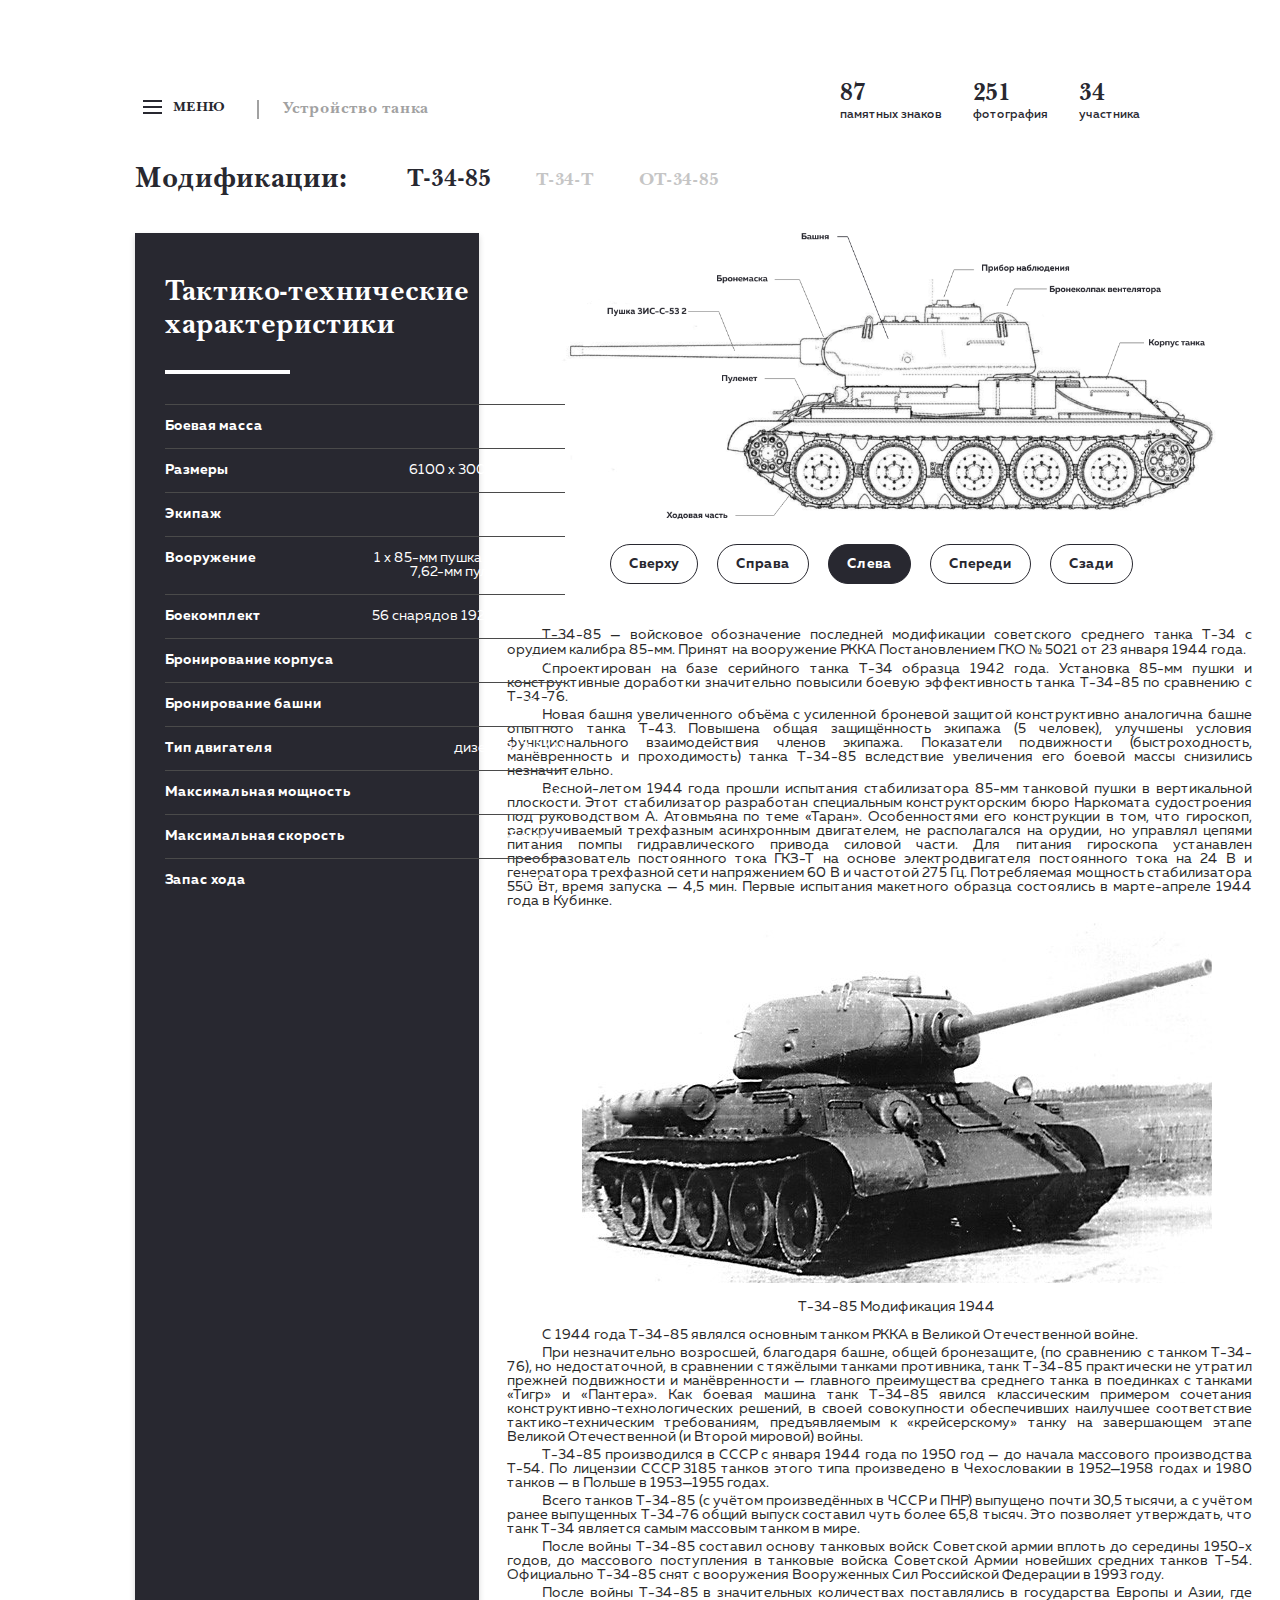
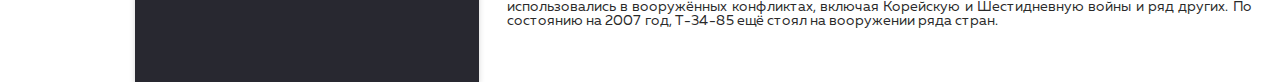
<file: characteristics.html>
<!DOCTYPE html>
<html lang="en">
<head>
    <meta charset="UTF-8">
    <meta name="viewport" content="width=device-width, initial-scale=1.0">
    <meta http-equiv="X-UA-Compatible" content="ie=edge">
    <link rel="stylesheet" href="css/owl.carousel.min.css">
    <link rel="stylesheet" href="css/owl.theme.default.min.css">
    <link rel="stylesheet" type="text/css" href="css/jquery.fancybox.css">
	<link rel="stylesheet" type="text/css" href="css/jquery.fancybox-thumbs.css">
    <link rel="stylesheet" href="css/style.min.css">
    <title>T-34 - Устройство танка</title>
</head>
<body>

    <div id="characteristics-page" class="characteristics-page">
        <div class="characteristics-page__menu menu">
            <div class="menu__btn"><span></span></div>
            <div class="menu__text">меню</div>
            <div class="menu__descr">Устройство танка</div>
        </div>

        <div class="characteristics-page__info header-info">
            <div class="characteristics-page__numbers numbers">
                <div class="numbers__signs numbers__signs numbers__signs_small">
                    <span class="numbers__count">87</span>
                    <span class="numbers__text numbers__text_small">памятных знаков</span>
                </div>

                <div class="numbers__photos numbers__photos_small">
                    <span class="numbers__count">251</span>
                    <span class="numbers__text numbers__text_small">фотография</span>
                </div>

                <div class="numbers__members numbers__members_small">
                    <span class="numbers__count">34</span>
                    <span class="numbers__text numbers__text_small">участника</span>
                </div>
            </div>
        </div>

        <div class="characteristics-page__tabs chars-tabs">
            <div class="chars-tabs__text">Модификации:</div>
            <ul class="chars-tabs__menu">
                <li class="chars-tabs__elem active">
                    <a class="chars-tabs__link" href="">T-34-85</a>
                </li>
                <li class="chars-tabs__elem">
                    <a class="chars-tabs__link" href="">T-34-T</a>
                </li>
                <li class="chars-tabs__elem">
                    <a class="chars-tabs__link" href="">ОТ-34-85</a>
                </li>
            </ul>
            
        </div>

        <div class="chars__content active" data-index="0">
            <div class="characteristics-page__chars-panel chars-panel">
                <div class="chars-panel__title">Тактико-технические характеристики</div>
                <div class="chars-panel__fields">
                    <div class="chars-panel__field chars-field">
                        <div class="chars-field__name">Боевая масса</div>
                        <div class="chars-field__text">32 тонны</div>
                    </div>
                    <div class="chars-panel__field chars-field">
                        <div class="chars-field__name">Размеры</div>
                        <div class="chars-field__text">6100 х  3000 х 2720 мм</div>
                    </div>
                    <div class="chars-panel__field chars-field">
                        <div class="chars-field__name">Экипаж</div>
                        <div class="chars-field__text">5 человек</div>
                    </div>
                    <div class="chars-panel__field chars-field">
                        <div class="chars-field__name">Вооружение</div>
                        <div class="chars-field__text">1 х 85-мм пушка ЗИС-С-53 2 <br>7,62-мм пулемета ДТМ</div>
                    </div>
                    <div class="chars-panel__field chars-field">
                        <div class="chars-field__name">Боекомплект</div>
                        <div class="chars-field__text">56 снарядов
                        1920 патронов</div>
                    </div>
                    <div class="chars-panel__field chars-field">
                        <div class="chars-field__name">Бронирование корпуса</div>
                        <div class="chars-field__text">90мм</div>
                    </div>
                    <div class="chars-panel__field chars-field">
                        <div class="chars-field__name">Бронирование бaшни</div>
                        <div class="chars-field__text">90мм</div>
                    </div>
                    <div class="chars-panel__field chars-field">
                        <div class="chars-field__name">Тип двигателя</div>
                        <div class="chars-field__text">дизель В-2-34М</div>
                    </div>
                    <div class="chars-panel__field chars-field">
                        <div class="chars-field__name">Максимальная мощность</div>
                        <div class="chars-field__text">500 л.с.</div>
                    </div>
                    <div class="chars-panel__field chars-field">
                        <div class="chars-field__name">Максимальная скорость</div>
                        <div class="chars-field__text">55 км/час</div>
                    </div>
                    <div class="chars-panel__field chars-field">
                        <div class="chars-field__name">Запас хода</div>
                        <div class="chars-field__text">350 км</div>
                    </div>
                </div>
            </div>
            <div class="characteristics-page__view chars-view">
                
                <div class="chars-view__img-block"><img src="img/characteristic-page/tank-left.png" alt="Tank" class="chars-view__img"></div>
                <div class="chars-view__btns">
                    <button class="btn" id="chars-view__top">Сверху</button>
                    <button class="btn" id="chars-view__right">Справа</button>
                    <button class="btn active" id="chars-view__left">Слева</button>
                    <button class="btn" id="chars-view__front">Спереди</button>
                    <button class="btn" id="chars-view__back">Сзади</button>
                </div>

                <div class="chars-view__text-block">
                    <p class="chars-view__text">T-34-85 — войсковое обозначение последней модификации советского среднего танка Т-34 с орудием калибра 85-мм. Принят на вооружение РККА Постановлением ГКО № 5021 от 23 января 1944 года.</p>
                    <p class="chars-view__text">Спроектирован на базе серийного танка Т-34 образца 1942 года. Установка 85-мм пушки и конструктивные доработки значительно повысили боевую эффективность танка Т-34-85 по сравнению с Т-34-76.</p>
                    <p class="chars-view__text">Новая башня увеличенного объёма с усиленной броневой защитой конструктивно аналогична башне опытного танка Т-43. Повышена общая защищённость экипажа (5 человек), улучшены условия функционального взаимодействия членов экипажа. Показатели подвижности (быстроходность, манёвренность и проходимость) танка Т-34-85 вследствие увеличения его боевой массы снизились незначительно.</p>
                    <p class="chars-view__text">Весной-летом 1944 года прошли испытания стабилизатора 85-мм танковой пушки в вертикальной плоскости. Этот стабилизатор разработан специальным конструкторским бюро Наркомата судостроения под руководством А. Атовмьяна по теме «Таран». Особенностями его конструкции в том, что гироскоп, раскручиваемый трехфазным асинхронным двигателем, не располагался на орудии, но управлял цепями питания помпы гидравлического привода силовой части. Для питания гироскопа устанавлен преобразователь постоянного тока ГКЗ-Т на основе электродвигателя постоянного тока на 24 В и генератора трехфазной сети напряжением 60 В и частотой 275 Гц. Потребляемая мощность стабилизатора 550 Вт, время запуска — 4,5 мин. Первые испытания макетного образца состоялись в марте-апреле 1944 года в Кубинке.</p>
                    <figure class="chars-view__fig-block">
                        <p><img src="img/characteristic-page/т-34-85-1944.jpg" alt="Tank" class="chars-view__fig"></p>
                        <figcaption>Т-34-85 Модификация 1944</figcaption>
                    </figure>
                    <p class="chars-view__text">С 1944 года Т-34-85 являлся основным танком РККА в Великой Отечественной войне.</p>
                    <p class="chars-view__text">При незначительно возросшей, благодаря башне, общей бронезащите, (по сравнению с танком Т-34-76), но недостаточной, в сравнении с тяжёлыми танками противника, танк Т-34-85 практически не утратил прежней подвижности и манёвренности — главного преимущества среднего танка в поединках с танками «Тигр» и «Пантера». Как боевая машина танк Т-34-85 явился классическим примером сочетания конструктивно-технологических решений, в своей совокупности обеспечивших наилучшее соответствие тактико-техническим требованиям, предъявляемым к «крейсерскому» танку на завершающем этапе Великой Отечественной (и Второй мировой) войны.</p>
                    <p class="chars-view__text">Т-34-85 производился в СССР с января 1944 года по 1950 год — до начала массового производства Т-54. По лицензии СССР 3185 танков этого типа произведено в Чехословакии в 1952—1958 годах и 1980 танков — в Польше в 1953—1955 годах.</p>
                    <p class="chars-view__text">Всего танков Т-34-85 (с учётом произведённых в ЧССР и ПНР) выпущено почти 30,5 тысячи, а с учётом ранее выпущенных Т-34-76 общий выпуск составил чуть более 65,8 тысяч. Это позволяет утверждать, что танк Т-34 является самым массовым танком в мире.</p>
                    <p class="chars-view__text">После войны Т-34-85 составил основу танковых войск Советской армии вплоть до середины 1950-х годов, до массового поступления в танковые войска Советской Армии новейших средних танков Т-54. Официально Т-34-85 снят с вооружения Вооруженных Сил Российской Федерации в 1993 году.</p>
                    <p class="chars-view__text">После войны Т-34-85 в значительных количествах поставлялись в государства Европы и Азии, где использовались в вооружённых конфликтах, включая Корейскую и Шестидневную войны и ряд других. По состоянию на 2007 год, Т-34-85 ещё стоял на вооружении ряда стран.</p>
                </div>
                
            </div>
        </div>

        <div class="chars__content" data-index="1">
            <div class="characteristics-page__chars-panel chars-panel">
                <div class="chars-panel__title">Тактико-технические характеристики</div>
                <div class="chars-panel__fields">
                    <div class="chars-panel__field chars-field">
                        <div class="chars-field__name">Боевая масса</div>
                        <div class="chars-field__text">31 тонна</div>
                    </div>
                    <div class="chars-panel__field chars-field">
                        <div class="chars-field__name">Размеры</div>
                        <div class="chars-field__text">7100 х  3000 х 2200 мм</div>
                    </div>
                    <div class="chars-panel__field chars-field">
                        <div class="chars-field__name">Экипаж</div>
                        <div class="chars-field__text">2 человека</div>
                    </div>
                    <div class="chars-panel__field chars-field">
                        <div class="chars-field__name">Вооружение</div>
                        <div class="chars-field__text">1 х 7,62-мм пулемета ДТМ</div>
                    </div>
                    <div class="chars-panel__field chars-field">
                        <div class="chars-field__name">Бронирование корпуса</div>
                        <div class="chars-field__text">45мм</div>
                    </div>
                    <div class="chars-panel__field chars-field">
                        <div class="chars-field__name">Бронирование бaшни</div>
                        <div class="chars-field__text">90мм</div>
                    </div>
                    <div class="chars-panel__field chars-field">
                        <div class="chars-field__name">Тип двигателя</div>
                        <div class="chars-field__text">дизель В-2-34</div>
                    </div>
                    <div class="chars-panel__field chars-field">
                        <div class="chars-field__name">Максимальная мощность</div>
                        <div class="chars-field__text">500 л.с.</div>
                    </div>
                    <div class="chars-panel__field chars-field">
                        <div class="chars-field__name">Максимальная скорость</div>
                        <div class="chars-field__text">55 км/час</div>
                    </div>
                    <div class="chars-panel__field chars-field">
                        <div class="chars-field__name">Запас хода</div>
                        <div class="chars-field__text">150 км</div>
                    </div>
                    <div class="chars-panel__field chars-field">
                        <div class="chars-field__name">Преодолеваемый подъём</div>
                        <div class="chars-field__text">35 град.</div>
                    </div>
                </div>
            </div>
            <div class="characteristics-page__view chars-view">
                
                <figure class="chars-view__fig-block">
                    <p><img src="img/characteristic-page/t-34-t/т-34-т1.jpg" alt="Tank" class="chars-view__fig"></p>
                    <figcaption>T-34-T</figcaption>
                </figure>

                <div class="chars-view__text-block">
                    <p class="chars-view__text">На базе танка Т-34 был создан бронированный танковый тягач, выпускавшийся в различных модификациях. Опытный образец тягача был выпущен в 1941 г.</p>
                    <p class="chars-view__text">Позднее серийно выпускались тягачи Т-34-Т, предназначавшиеся для буксировки легких и средних танков, а затем - Т-34-Т с лебедкой и Т-34-ТО с комплектом такелажного оборудования, обеспечивавшие кроме буксировки еще и вытаскивание застрявшей бронетехники.</p>
                    <p class="chars-view__text">В Чехословакии на базе танка Т-34 был создан танковый тягач CW-34. Тягач массой 31 т был оборудован лебедкой тяговой силой 30 т, имел комплект ОПВТ и вооружался 7,62-мм пулеметом ДТМ. Позднее с использованием чехословацкой документации CW-34 выпускался также и в Польше.</p>
                    <p class="chars-view__text">Польскими специалистами на базе Т-34-85 был разработан бронированный тягач CZ/T-34/Panc. для вытаскивания застрявших танков и проведения демонтажно-монтажных работ на поврежденной бронетехнике.</p>
                    <figure class="chars-view__fig-block">
                        <p><img src="img/characteristic-page/t-34-t/т-34-т-2.jpg" alt="Tank" class="chars-view__fig"></p>
                    </figure>
                    <p class="chars-view__text">В начале 60-х годов в Польше был создан ремонтно-эвакуационный тягач WPT-34, первые партии которого изготовлялись на базе СУ-85 и СУ-100, а более поздние - на базе Т-34-85. тягач массой 31т был оборудован ОПВТ, краном-стрелой грузоподъемностью 1000 кг и платформой грузоподъемностью 2400 кг. Вооружение составляли 2 пулемета - 12,7-мм ДШК и 7,62-мм ДТМ, экипаж 5 человек.</p>
                    <p class="chars-view__text">Средний танковый тягач Т-34-Т выпуска 1947 г. был разработан после окончания Великой Отечественной войны и являлся дальнейшим развитием танкового тягача Т-34-Т выпуска 1944 г. Тягач предназначался для эвакуации различных образцов бронетанкового вооружения и использовался в качестве подвижного пункта технического наблюдения. Созданный на базе среднего танка Т-34 (Т-34-85) тягач был принят на вооружение Советской Армии в 1947 г. Выпуск тягача был организован на танкоремонтных заводах Министерства Вооруженных Сил.</p>
                    <p class="chars-view__text">Корпус тягача имел три отделения: управления, моторное и трансмиссионное. В отделении управления находились рабочие места командира, механика-водителя и сцепщика, установлены приводы управления тягачом, 7,62-мм пулемет ДТМ с пятью пулеметными дисками, радиостанция и часть комплекта ЗИП.
                    Тягач отличался от базовой машины отсутствием башни. Отверстие в крыше корпуса танка (под установку башни) закрывалось приваренным броневым листом, в котором располагались командирская башенка и люк сцепщика. Командирская башенка и крышка люка сцепщика использовались от непригодных к ремонту башен танка Т-34-85.
                    Для эвакуации поврежденных (неисправных) боевых машин по бортам тягача укладывались буксирные тросы. На крыше укладывались блоки полиспастов и при необходимости запасные части, использовавшиеся при текущем ремонте.
                    При буксировании среднего танка, как правило, использовался один тягач, а для буксирования тяжелого танка обычно использовались два тягача. Средняя скорость при буксировании составляла 3 км/ч.
                    Для тушения пожара в комплекте тягача имелось два переносных углекислотных огнетушителя ОУ-2.
                    </p>
                    <figure class="chars-view__fig-block">
                        <img src="img/characteristic-page/t-34-t/т-34-т-3.jpg" alt="Tank" class="chars-view__fig">
                    </figure>
                    <figure class="chars-view__fig-block">
                        <img src="img/characteristic-page/t-34-t/т-34-т-4.jpg" alt="Tank" class="chars-view__fig">
                    </figure>
                    <p class="chars-view__text">Средний танковый тягач Т-34-Т выпуска 1957 г. был разработан в Нижнем Тагиле КБ Уралвагонзавода в 1956 г. в целях дальнейшего совершенствования танкового тягача Т-34-Т. Созданный на базе среднего танка Т-34 (Т-34-85) тягач был принят на вооружение Советской Армии в 1957 г. Выпуск тягача был организован на танкоремонтных заводах министерства обороны.</p>
                    <p class="chars-view__text">На тягаче Т-34-Т выпуска 1957 г. была установлена радиостанция, размещены комплект такелажного оборудования для вытаскивания застрявших танков, грузовая платформа, кран-стрела и комплект вспомогательных приспособлений для проведения ремонтных работ. Экипаж тягача состоял из двух человек.</p>
                    <p class="chars-view__text">Средний танковый тягач Т-34-Т выпуска 1958 г., был разработан конструкторским отделом Центрального экспериментального завода ЦЭЗ № 1 в целях дальнейшего совершенствования тягача Т-34-Т. Опытный образец был изготовлен на заводе ЦЭЗ № 1 в 1957 г. и после успешно пройденных испытаний на НИИБТ полигоне в 1958 г. приказом министра обороны СССР он был принят на вооружение Советской Армии. В том же году его производство было организовано на танкоремонтных заводах Министерства обороны. Тягач предназначался для эвакуации танков и САУ с поля боя, вытаскивания застрявших боевых машин всех типов при легком или среднем застревании и оказания помощи экипажам в восстановлении ходовой части и устранении мелких неисправностей.</p>
                </div>
                
            </div>
        </div>

        <div class="chars__content" data-index="2">
                <div class="characteristics-page__chars-panel chars-panel">
                    <div class="chars-panel__title">Тактико-технические характеристики</div>
                    <div class="chars-panel__fields">
                        <div class="chars-panel__field chars-field">
                            <div class="chars-field__name">Боевая масса</div>
                            <div class="chars-field__text">32 тонны</div>
                        </div>
                        <div class="chars-panel__field chars-field">
                            <div class="chars-field__name">Размеры</div>
                            <div class="chars-field__text">8100 х  3000 х 2700 мм</div>
                        </div>
                        <div class="chars-panel__field chars-field">
                            <div class="chars-field__name">Экипаж</div>
                            <div class="chars-field__text">4 человека</div>
                        </div>
                        <div class="chars-panel__field chars-field">
                            <div class="chars-field__name">Вооружение</div>
                            <div class="chars-field__text">1 х 85-мм пушка ЗИС-С-53<br>1 х 7,62-мм пулемета ДТМ<br>
                            огнемет АТО-42</div>
                        </div>
                        <div class="chars-panel__field chars-field">
                            <div class="chars-field__name">Боекомплект</div>
                            <div class="chars-field__text">58 снарядов<br>
                            20 огневыстрелов <br>
                            1827 патронов</div>
                        </div>
                        <div class="chars-panel__field chars-field">
                            <div class="chars-field__name">Запас огнесмеси</div>
                            <div class="chars-field__text">200 л.</div>
                        </div>
                        <div class="chars-panel__field chars-field">
                            <div class="chars-field__name">Бронирование корпуса</div>
                            <div class="chars-field__text">45мм</div>
                        </div>
                        <div class="chars-panel__field chars-field">
                            <div class="chars-field__name">Бронирование бaшни</div>
                            <div class="chars-field__text">90мм</div>
                        </div>
                        <div class="chars-panel__field chars-field">
                            <div class="chars-field__name">Тип двигателя</div>
                            <div class="chars-field__text">дизель В-2-34</div>
                        </div>
                        <div class="chars-panel__field chars-field">
                            <div class="chars-field__name">Максимальная мощность</div>
                            <div class="chars-field__text">500 л.с.</div>
                        </div>
                        <div class="chars-panel__field chars-field">
                            <div class="chars-field__name">Максимальная скорость</div>
                            <div class="chars-field__text">55 км/час</div>
                        </div>
                        <div class="chars-panel__field chars-field">
                            <div class="chars-field__name">Запас хода</div>
                            <div class="chars-field__text">300 км</div>
                        </div>
                    </div>
                </div>
                <div class="characteristics-page__view chars-view">
                    
                    <figure class="chars-view__fig-block">
                        <p><img src="img/characteristic-page/ot-34-85/tank-ot-34-85_0.jpg" alt="Tank" class="chars-view__fig"></p>
                    </figure>
    
                    <div class="chars-view__text-block">
                        <p class="chars-view__text">В начале 1944 года все заводы, выпускавшие танки Т-34, перешли на выпуск новой модификации - Т-34-85. При этом стало под вопрос производство огнеметных танков ОТ-34, выпускавшихся на базе Т-34 и остро необходимых фронту в связи с переходом Красной Армии к наступательным действиям во второй половине Великой Отечественной войны. Проблема была решена принятием в мае 1944 года новой модификации танка Т-34-85 - огнеметного танка ОТ-34-85. Как и в варианте огнеметного танка на базе Т-34, автоматический пороховой огнемет АТО-42 устанавливался в лобовом листе корпуса танка вместо курсового пулемета. Углы наведения огнемета в вертикальной плоскости - от -2 до +10°, в горизонтальной - ±15°. В новом танке удалось разместить вдвое больший запас огнесмеси, чем в ОТ-34 (200 литров вместо 100) при сохранении основных боевых характеристик базового танка.</p>
                        <figure class="chars-view__fig-block">
                            <p><img src="img/characteristic-page/ot-34-85/tank-ot-34-85_1.jpg" alt="Tank" class="chars-view__fig"></p>
                            <figcaption>Схема огнеметной аппаратуры АТО-42</figcaption> 
                        </figure>
                        <p class="chars-view__text">Важной чертой ОТ-34 и ОТ-34-85 было их практически полное внешнее сходство с линейными боевыми танками и сохранение обычных боевых свойств, а также наличие средств связи. Как и линейные танки, огнеметные для постановки завесы снабжались дымовыми шашками. К недостаткам относились отсутствие кругового огнеметания, малый сектор обстрела по вертикали и ограниченная возможность веления прицельного огня из огнемета. По сути, это были линейные танки с дополнительным огнеметным вооружением.</p>
                        <figure class="chars-view__fig-block">
                            <p><img src="img/characteristic-page/ot-34-85/tank-ot-34-85_2.jpg" alt="Tank" class="chars-view__fig"></p>
                        </figure>
                        <p class="chars-view__text">За 1944 г. было построено 30 танков ОТ-34-85, за 1945 г. - 301, т.е. огнеметные танки составили около 1,4% от общего выпуска Т-34-85 за время войны. Огнеметный танк производился промышленностью до конца войны, всего была выпущена 331 машина. ОТ-34-85 состояли на вооружении Советской Армии до конца 1950-х гг., когда были заменены ОТ-54 и ОТ-55 с установкой огнеметов в башне вместо спаренных пулеметов.</p>
                        <p class="chars-view__text">В состав танковой колонны "Димитрий Донской", построенной на средства, собранные Русской православной церковью, входили танки ОТ-34, которыми вооружили 516-й отдельный огнеметно-танковый полк. Он впервые вступил в бой 16 июня 1944 г. в Белоруссии совместно со 2-й штурмовой инженерно-саперной бригадой 1-го Белорусского фронта. 24 - 27 июня полк участвовал в Бобруйской наступательной операции. Подразделения огнеметных танков в основном действовали со штурмовыми батальонами. Далее полк участвовал в Люблин-Брестской операции и его танкисты первыми ворвались в Брест и вскоре вышли на государственную границу. В августе 1944 г. он вступил на территорию Польши. После интенсивных боев к 10 октября в составе полка осталось только два танка, их отправили в капитальный ремонт. Полк перевооружили новой техникой. За отличные боевые действия приказом Верховного Главнокомандующего от 19 февраля 1945 г. ему было присвоено почетное наименование "Лодзинский". Потом танкисты штурмовали крепость Познань, выжигали огнем пулеметные и орудийные гнезда на Зееловских высотах, закончили войну в Берлине. Всего танкисты полка уничтожили свыше 3800 солдат и офицеров противника, 48 танков и штурмовых орудий, 130 орудий и минометов, 400 пулеметных точек, 47 дзотов.</p>
                        <figure class="chars-view__fig-block">
                            <p><img src="img/characteristic-page/ot-34-85/tank-ot-34-85_3.jpg" alt="Tank" class="chars-view__fig"></p>
                        </figure>
                        <p class="chars-view__text">В ходе наступления огнеметные танки располагались в боевом порядке обычно за линейными танками, а при подходе к объектам атаки (укреплениям, домам и т.п.) выдвигались вперед и уничтожали огнеметанием назначенные цели, выжигали живую силу из сооружений. При атаке сильно укрепленных огневых точек требовался сосредоточенный огонь, причем иногда первый выстрел делали без поджигания струи, зажигая огнесмесь вторым выстрелом - так обеспечивалось более надежное поражение и меньше смеси сгорало в полете.</p>
                        <figure class="chars-view__fig-block">
                            <p><img src="img/characteristic-page/ot-34-85/tank-ot-34-85_5.jpg" alt="Tank" class="chars-view__fig"></p>
                        </figure>
                        <p class="chars-view__text">В боях на улицах городов и при прорыве укрепленных районов танковые огнеметы часто оказывались эффективнее танковых пулеметов, которые не могли достать гранатометчиков, стрелков и "фаустников" противника в укрытиях. Танки применяли свои огнеметы против огневых точек на нижних этажах и в подвалах, дотов и дзотов, а также действовали как линейные - вели огонь из пушек, перекрывали корпусом пулеметные амбразуры противника. Для уменьшения потерь среди экипажей огнеметных танков были разработаны специальные огнестойкие костюмы. Но, хотя испытания этих костюмов признали успешными, сведений об их применении в боевых частях найти не удалось.</p>
                        </div>
                    
                </div>
            </div>
</div>
    <!-- /#characteristics-page.characteristics-page -->

    <div id="menu-page" class="menu-page">
        <div class="menu-page__menu menu">
            <div class="menu__btn menu__btn"><span></span></div>
            <div class="menu__text menu__text active">закрыть</div>
        </div>
        <div class="menu-page__blocks menu-page-blocks">
            <div class="menu-page-blocks__block"><a href="index.html" class="menu-page-blocks__link">главная</a></div>
            <div class="menu-page-blocks__block"><a href="characteristics.html" class="menu-page-blocks__link">устройство</a></div>
            <div class="menu-page-blocks__block"><a href="history.html" class="menu-page-blocks__link">история</a></div>
            <div class="menu-page-blocks__block"><a href="index.html#map-page" class="menu-page-blocks__link">карта</a></div>
            <div class="menu-page-blocks__block"><a href="filmoteka.html" class="menu-page-blocks__link">фильмотека</a></div>
            <div class="menu-page-blocks__block menu-page-about">
                <div class="menu-page-about__title">О проекте</div>
                <div class="menu-page-about__text">
                    <p>Великая Отечественная Война 1941-1945гг. – это величайшая Победа нашего народа, героический и трагический этап в  истории российского государства..<br></p>
                    <p>Победа ковалась на всех фронтах и в тылу. Она была достигнута благодаря беспримерному мужеству, героизму и жертвенности воинов и тружеников тыла<br></p>
                    <p>На алтарь Победы были положены жизни миллионов лучших сынов и дочерей нашей Родины и это навсегда сохранится в памяти поколений<br></p>
                    <p> Важнейший вклад в  Победу внесли   созданные нашими конструкторами и рабочими уникальные образцы военной техники и вооружения, к числу которых по праву относится средний  танк Т-34 -  самый массовый танк войны, сочетающий в себе высокие тактико-технические характеристики, технологичность производства и простоту обслуживания.<br></p>
                    <p>Это   Танк-солдат, который с честью прошел всю войну и до сих пор стоит на вооружении некоторых стран мира.<br></p>
                    <p>В рамках данного проекта создан и применен на практике современный инструментарий, позволяющий собирать и отображать на электронных картах любые данные об этой уникальной боевой машине – истории создания, характеристиках, картах боевых действий и их участниках, составах экипажей  танков  и их  боевом пути, местоположении и состоянии памятных мест и  другую информацию.<br></p>
                    <p>Важнейшая задача  проекта - вовлечь молодежь в массовую военно-патриотическую работу по увековечиванию памяти нашего Отечества с использованием цифровых технологий.<br></p>
                    <p>Рассчитываем , что этот почин будет подхвачен молодым поколением применительно не только  к танку Т-34, но и другим образцам отечественного вооружения -  символам нашей Великой Победы.<br></p>
                </div>

                <div class="menu-page-about__numbers numbers numbers_dark-bg">
                    <div class="numbers__signs numbers__signs_dark-bg numbers__signs_small">
                        <span class="numbers__count">87</span>
                        <span class="numbers__text numbers__text_small">памятных знака</span>
                    </div>

                    <div class="numbers__photos numbers__photos_small">
                        <span class="numbers__count">251</span>
                        <span class="numbers__text numbers__text_small">фотография</span>
                    </div>

                    <div class="numbers__members numbers__members_small">
                        <span class="numbers__count">34</span>
                        <span class="numbers__text numbers__text_small">участника</span>
                    </div>
                </div>

                <div class="menu-page-icons">
                    <div class="menu-page-icons__img">
                        <img src="img/menu-page/min-bw.png" alt="Eagle">
                        <img src="img/menu-page/min-color.png" alt="Eagle" class="onhover">
                    </div>
                    <div class="menu-page-icons__img">
                        <img src="img/menu-page/era-bw.png" alt="Era">
                        <img src="img/menu-page/era-color.png" alt="Era" class="onhover">
                    </div>
                    <div class="menu-page-icons__img">
                        <img src="img/menu-page/rosatom-bw.png" alt="Rosatom">
                        <img src="img/menu-page/rosatom-color.png" alt="Rosatom" class="onhover">
                    </div>
                </div>

            </div>
        </div>
    </div>
    <!-- /#menu-page -->

<script src="js/jquery-1.8.3.min.js" type="text/javascript"></script>
<script src="js/jquery-ui-1.9.2.custom_6016bgfx.min.js" type="text/javascript"></script>
<script src="js/owl.carousel.min.js"></script>
<script src="js/utils.js"></script>
<script src="js/main.js"></script>
<script src="js/tabs.js"></script>
<script src="js/statistic.js"></script>



</body>
</html>
</file>
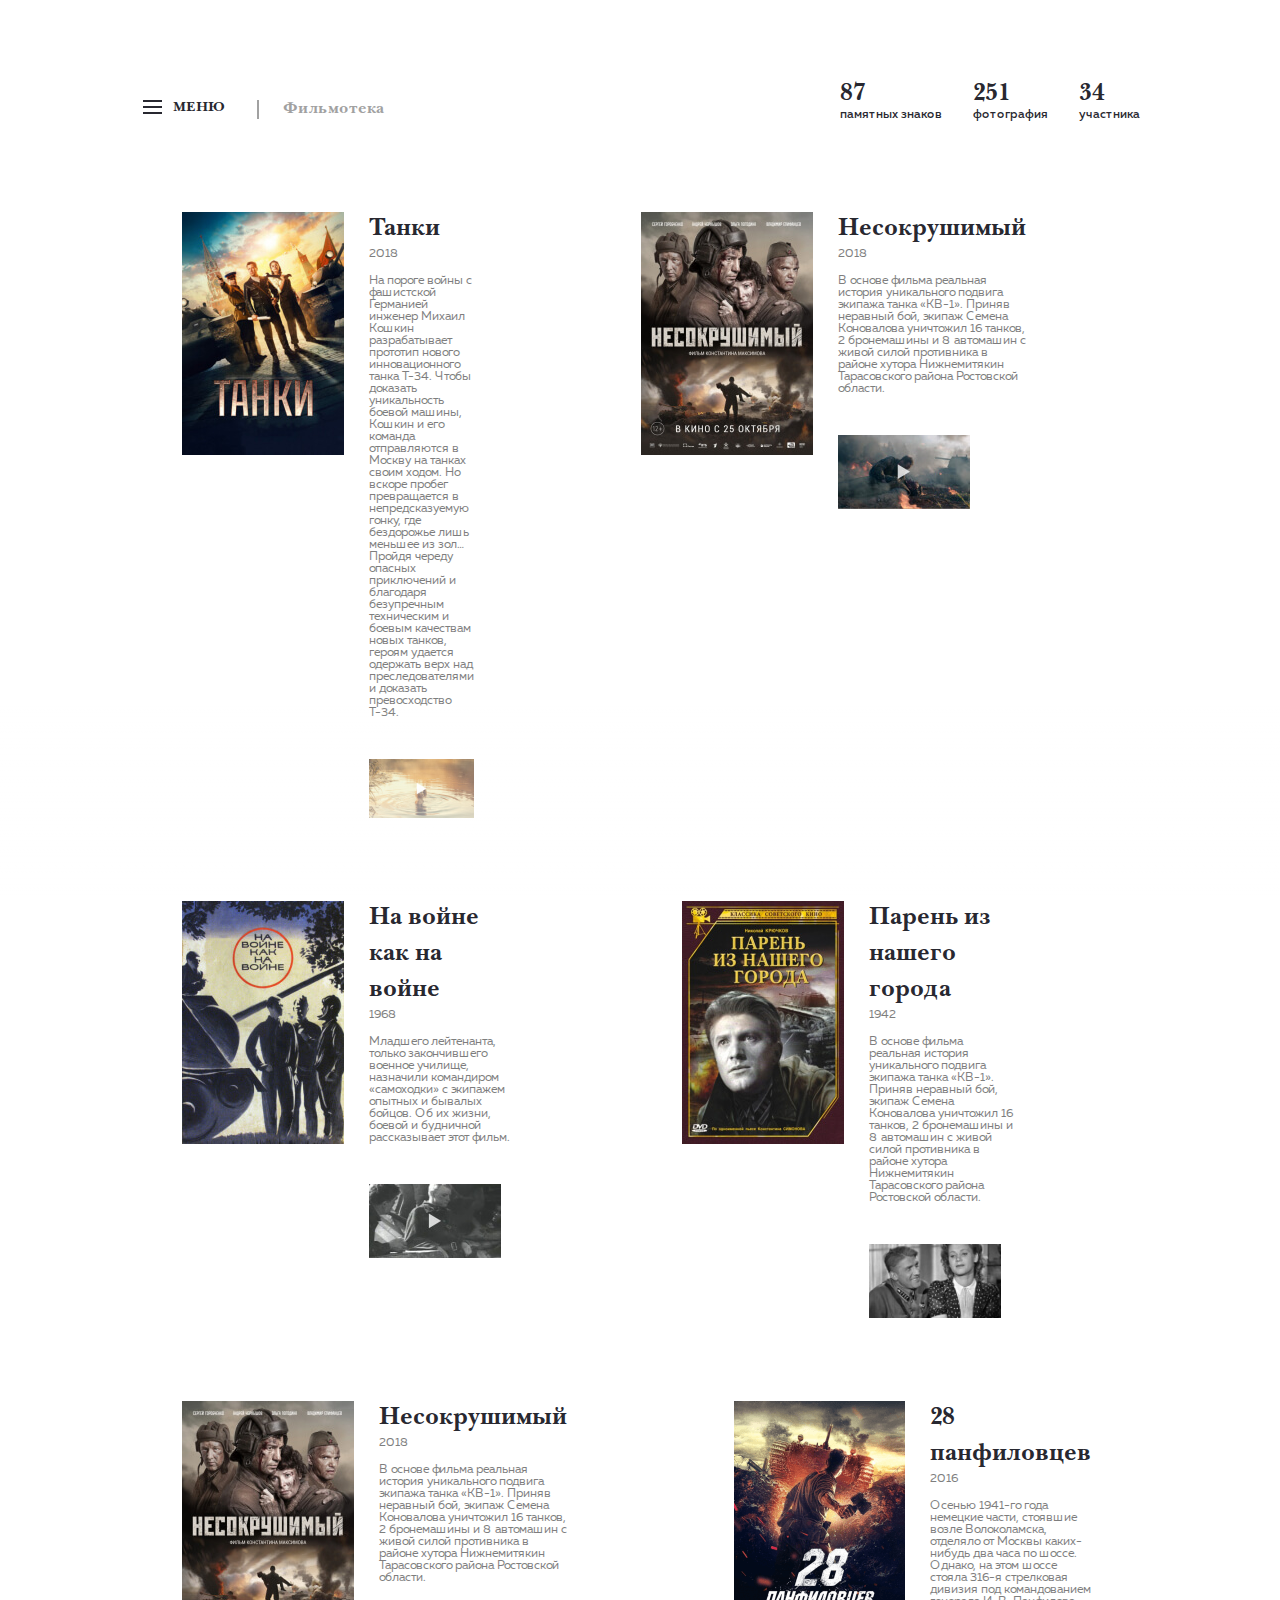
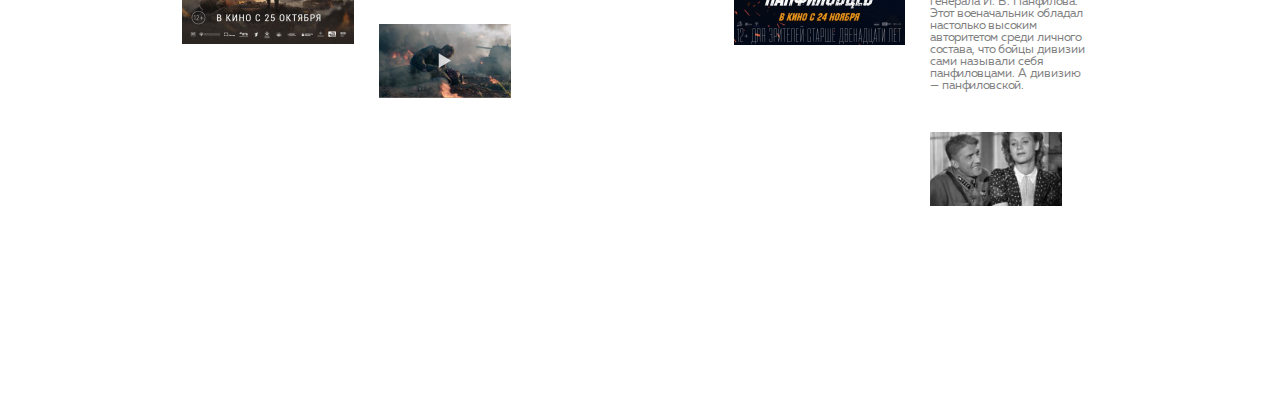
<file: filmoteka.html>
<!DOCTYPE html>
<html lang="en">
<head>
    <meta charset="UTF-8">
    <meta name="viewport" content="width=device-width, initial-scale=1.0">
    <meta http-equiv="X-UA-Compatible" content="ie=edge">
    <link rel="stylesheet" href="css/owl.carousel.min.css">
    <link rel="stylesheet" href="css/owl.theme.default.min.css">
    <link rel="stylesheet" href="css/jquery.fancybox.css">
	<link rel="stylesheet" href="css/jquery.fancybox-thumbs.css">
    <link rel="stylesheet" href="css/style.min.css">
    <title>T-34 - Фильмотека</title>
</head>
<body>

        <div id="filmoteka-page" class="filmoteka-page">
            <div class="filmoteka__header">
                <div class="map-page__menu menu">
                    <div class="menu__btn"><span></span></div>
                    <div class="menu__text">меню</div>
                    <div class="menu__descr">Фильмотека</div>
                </div>
                <div class="filmoteka-page__info header-info">
                    <div class="filmoteka-page__numbers numbers">
                        <div class="numbers__signs numbers__signs numbers__signs_small">
                            <span class="numbers__count">87</span>
                            <span class="numbers__text numbers__text_small">памятных знаков</span>
                        </div>

                        <div class="numbers__photos numbers__photos_small">
                            <span class="numbers__count">251</span>
                            <span class="numbers__text numbers__text_small">фотография</span>
                        </div>

                        <div class="numbers__members numbers__members_small">
                            <span class="numbers__count">34</span>
                            <span class="numbers__text numbers__text_small">участника</span>
                        </div>
                    </div>
                </div>
            </div>
        <div class="filmoteka">
            <div class="filmoteka__block">
                <div class="filmoteka__item filmoteka-item">
                    <div class="filmoteka-item__poster filmoteka-poster">
                        <a href="https://www.youtube.com/embed/_F2TQ2zPLQI" class="filmoteka__link fancybox"><img src="img/filmoteka/tanks_poster.jpg" alt="tanks" class="filmoteka-poster__img"></a>
                    </div>
                    <div class="filmoteka-item__descr filmoteka-descr">
                        <div class="filmoteka-descr__title">Танки</div>
                        <div class="filmoteka-descr__year">2018</div>
                        <div class="filmoteka-descr__text">На пороге войны с фашистской Германией инженер Михаил Кошкин разрабатывает прототип нового инновационного танка Т-34. Чтобы доказать уникальность боевой машины, Кошкин и его команда отправляются в Москву на танках своим ходом. Но вскоре пробег превращается в непредсказуемую гонку, где бездорожье лишь меньшее из зол… Пройдя череду опасных приключений и благодаря безупречным техническим и боевым качествам новых танков, героям удается одержать верх над преследователями и доказать превосходство Т-34.</div>
                        <div class="filmoteka-descr__preview filmoteka-preview">
                            <a href="https://www.youtube.com/embed/_F2TQ2zPLQI" class="filmoteka__link fancybox"><img src="img/filmoteka/tanks_preview.jpg" alt="tanks" class="filmoteka-preview__img"></a>
                        </div>
                    </div>
                </div>
                <div class="filmoteka__item filmoteka-item">
                    <div class="filmoteka-item__poster filmoteka-poster">
                        <a href="https://www.youtube.com/embed/X8CQgus_Dwc" class="filmoteka__link"><img src="img/filmoteka/indestructible_poster.jpg" alt="indestructible" class="filmoteka-poster__img"></a>
                    </div>
                    <div class="filmoteka-item__descr filmoteka-descr">
                        <div class="filmoteka-descr__title">Несокрушимый</div>
                        <div class="filmoteka-descr__year">2018</div>
                        <div class="filmoteka-descr__text">В основе фильма реальная история уникального подвига экипажа танка «КВ-1». Приняв неравный бой, экипаж Семена Коновалова уничтожил 16 танков, 2 бронемашины и 8 автомашин с живой силой противника в районе хутора Нижнемитякин Тарасовского района Ростовской области.</div>
                        <div class="filmoteka-descr__preview filmoteka-preview">
                            <a href="https://www.youtube.com/embed/X8CQgus_Dwc" class="filmoteka__link"><img src="img/filmoteka/indestructible_preview.jpg" alt="indestructible" class="filmoteka-preview__img"></a>
                        </div>
                    </div>
                </div>
            </div>
            <div class="filmoteka__block">
                <div class="filmoteka__item filmoteka-item">
                    <div class="filmoteka-item__poster filmoteka-poster">
                        <a href="https://www.youtube.com/embed/sY379fwTDRE" class="filmoteka__link"><img src="img/filmoteka/in_war_as_in_war_poster.jpg" alt="in_war_as_in_war_poster" class="filmoteka-poster__img"></a>
                    </div>
                    <div class="filmoteka-item__descr filmoteka-descr">
                        <div class="filmoteka-descr__title">На войне как на войне</div>
                        <div class="filmoteka-descr__year">1968</div>
                        <div class="filmoteka-descr__text">Младшего лейтенанта, только закончившего военное училище, назначили командиром «самоходки» с экипажем опытных и бывалых бойцов. Об их жизни, боевой и будничной рассказывает этот фильм.</div>
                        <div class="filmoteka-descr__preview filmoteka-preview">
                            <a href="https://www.youtube.com/embed/sY379fwTDRE" class="filmoteka__link"><img src="img/filmoteka/_in_war_as_in_war_preview.jpg" alt="in_war_as_in_war" class="filmoteka-preview__img"></a>
                        </div>
                    </div>
                </div>
                <div class="filmoteka__item filmoteka-item">
                    <div class="filmoteka-item__poster filmoteka-poster">
                        <a href="https://www.youtube.com/embed/HeLPPRrkHYg" class="filmoteka__link"><img src="img/filmoteka/a_guy_from_our_city_poster.jpg" alt="a_guy_from_our_city" class="filmoteka-poster__img"></a>
                    </div>
                    <div class="filmoteka-item__descr filmoteka-descr">
                        <div class="filmoteka-descr__title">Парень из нашего города</div>
                        <div class="filmoteka-descr__year">1942</div>
                        <div class="filmoteka-descr__text">В основе фильма реальная история уникального подвига экипажа танка «КВ-1». Приняв неравный бой, экипаж Семена Коновалова уничтожил 16 танков, 2 бронемашины и 8 автомашин с живой силой противника в районе хутора Нижнемитякин Тарасовского района Ростовской области.</div>
                        <div class="filmoteka-descr__preview filmoteka-preview">
                            <a href="https://www.youtube.com/embed/HeLPPRrkHYg" class="filmoteka__link"><img src="img/filmoteka/a_guy_from_our_city_preview.jpg" alt="a_guy_from_our_city" class="filmoteka-preview__img"></a>
                        </div>
                    </div>
                </div>
            </div>
            <div class="filmoteka__block">
                <div class="filmoteka__item filmoteka-item">
                    <div class="filmoteka-item__poster filmoteka-poster">
                        <a href="https://www.youtube.com/embed/X8CQgus_Dwc" class="filmoteka__link"><img src="img/filmoteka/indestructible_poster.jpg" alt="indestructible" class="filmoteka-poster__img"></a>
                    </div>
                    <div class="filmoteka-item__descr filmoteka-descr">
                        <div class="filmoteka-descr__title">Несокрушимый</div>
                        <div class="filmoteka-descr__year">2018</div>
                        <div class="filmoteka-descr__text">В основе фильма реальная история уникального подвига экипажа танка «КВ-1». Приняв неравный бой, экипаж Семена Коновалова уничтожил 16 танков, 2 бронемашины и 8 автомашин с живой силой противника в районе хутора Нижнемитякин Тарасовского района Ростовской области.</div>
                        <div class="filmoteka-descr__preview filmoteka-preview">
                            <a href="https://www.youtube.com/embed/X8CQgus_Dwc" class="filmoteka__link"><img src="img/filmoteka/indestructible_preview.jpg" alt="indestructible" class="filmoteka-preview__img"></a>
                        </div>
                    </div>
                </div>
                <div class="filmoteka__item filmoteka-item">
                    <div class="filmoteka-item__poster filmoteka-poster">
                        <a href="https://www.youtube.com/embed/R-QBqT9RQAM" class="filmoteka__link"><img src="img/filmoteka/28_panf_poster.png" alt="28_panf" class="filmoteka-poster__img"></a>
                    </div>
                    <div class="filmoteka-item__descr filmoteka-descr">
                        <div class="filmoteka-descr__title">28 панфиловцев</div>
                        <div class="filmoteka-descr__year">2016</div>
                        <div class="filmoteka-descr__text">Осенью 1941-го года немецкие части, стоявшие возле Волоколамска, отделяло от Москвы каких-нибудь два часа по шоссе. Однако, на этом шоссе стояла 316-я стрелковая дивизия под командованием генерала И. В. Панфилова. Этот военачальник обладал настолько высоким авторитетом среди личного состава, что бойцы дивизии сами называли себя панфиловцами. А дивизию — панфиловской.</div>
                        <div class="filmoteka-descr__preview filmoteka-preview">
                            <a href="https://www.youtube.com/embed/R-QBqT9RQAM" class="filmoteka__link"><img src="img/filmoteka/a_guy_from_our_city_preview.jpg" alt="28_panf" class="filmoteka-preview__img"></a>
                        </div>
                    </div>
                </div>
            </div>
        </div>
    </div>
    <!-- /#filmoteka-page.filmoteka-page -->

    <div id="menu-page" class="menu-page">
        <div class="menu-page__menu menu">
            <div class="menu__btn menu__btn"><span></span></div>
            <div class="menu__text menu__text active">закрыть</div>
        </div>
        <div class="menu-page__blocks menu-page-blocks">
            <div class="menu-page-blocks__block"><a href="index.html" class="menu-page-blocks__link">главная</a></div>
            <div class="menu-page-blocks__block"><a href="characteristics.html" class="menu-page-blocks__link">устройство</a></div>
            <div class="menu-page-blocks__block"><a href="history.html" class="menu-page-blocks__link">история</a></div>
            <div class="menu-page-blocks__block"><a href="index.html#map-page" class="menu-page-blocks__link">карта</a></div>
            <div class="menu-page-blocks__block"><a href="filmoteka.html" class="menu-page-blocks__link">фильмотека</a></div>
            <div class="menu-page-blocks__block menu-page-about">
                <div class="menu-page-about__title">О проекте</div>
                <div class="menu-page-about__text">
                    <p>Великая Отечественная Война 1941-1945гг. – это величайшая Победа нашего народа, героический и трагический этап в  истории российского государства..<br></p>
                    <p>Победа ковалась на всех фронтах и в тылу. Она была достигнута благодаря беспримерному мужеству, героизму и жертвенности воинов и тружеников тыла<br></p>
                    <p>На алтарь Победы были положены жизни миллионов лучших сынов и дочерей нашей Родины и это навсегда сохранится в памяти поколений<br></p>
                    <p> Важнейший вклад в  Победу внесли   созданные нашими конструкторами и рабочими уникальные образцы военной техники и вооружения, к числу которых по праву относится средний  танк Т-34 -  самый массовый танк войны, сочетающий в себе высокие тактико-технические характеристики, технологичность производства и простоту обслуживания.<br></p>
                    <p>Это   Танк-солдат, который с честью прошел всю войну и до сих пор стоит на вооружении некоторых стран мира.<br></p>
                    <p>В рамках данного проекта создан и применен на практике современный инструментарий, позволяющий собирать и отображать на электронных картах любые данные об этой уникальной боевой машине – истории создания, характеристиках, картах боевых действий и их участниках, составах экипажей  танков  и их  боевом пути, местоположении и состоянии памятных мест и  другую информацию.<br></p>
                    <p>Важнейшая задача  проекта - вовлечь молодежь в массовую военно-патриотическую работу по увековечиванию памяти нашего Отечества с использованием цифровых технологий.<br></p>
                    <p>Рассчитываем , что этот почин будет подхвачен молодым поколением применительно не только  к танку Т-34, но и другим образцам отечественного вооружения -  символам нашей Великой Победы.<br></p>
                </div>

                <div class="menu-page-about__numbers numbers numbers_dark-bg">
                    <div class="numbers__signs numbers__signs_dark-bg numbers__signs_small">
                        <span class="numbers__count">87</span>
                        <span class="numbers__text numbers__text_small">памятных знаков</span>
                    </div>

                    <div class="numbers__photos numbers__photos_small">
                        <span class="numbers__count">251</span>
                        <span class="numbers__text numbers__text_small">фотография</span>
                    </div>

                    <div class="numbers__members numbers__members_small">
                        <span class="numbers__count">34</span>
                        <span class="numbers__text numbers__text_small">участника</span>
                    </div>
                </div>

                <div class="menu-page-icons">
                    <div class="menu-page-icons__img">
                        <img src="img/menu-page/min-bw.png" alt="Eagle">
                        <img src="img/menu-page/min-color.png" alt="Eagle" class="onhover">
                    </div>
                    <div class="menu-page-icons__img">
                        <img src="img/menu-page/era-bw.png" alt="Era">
                        <img src="img/menu-page/era-color.png" alt="Era" class="onhover">
                    </div>
                    <div class="menu-page-icons__img">
                        <img src="img/menu-page/rosatom-bw.png" alt="Rosatom">
                        <img src="img/menu-page/rosatom-color.png" alt="Rosatom" class="onhover">
                    </div>
                </div>

            </div>
        </div>
    </div>
    <!-- /#menu-page -->

<script src="js/jquery-1.8.3.min.js" type="text/javascript"></script>
<script src="js/jquery-ui-1.9.2.custom_6016bgfx.min.js" type="text/javascript"></script>
<script src="js/owl.carousel.min.js"></script>
<script src="js/jwplayer/jwplayer.js" type="text/javascript"></script>
<script src="js/jwplayer/jwplayer.html5.js" type="text/javascript"></script>
<script src="js/fancybox/jquery.fancybox.pack.js" type="text/javascript"></script>
<script src="js/fancybox/jquery.mousewheel-3.0.6.pack.js" type="text/javascript"></script>
<script src="js/fancybox/jquery.fancybox-thumbs.js" type="text/javascript"></script>
<script src="js/utils.js"></script>
<script src="js/main.js"></script>
<script src="js/statistic.js"></script>

<script>
    $('.filmoteka__link').fancybox({
        type: "iframe",
        width: "50%",
        height: "80%",
        fitToView : false,
        openEffect  : 'none',
        closeEffect : 'none'
    });
</script>

</body>
</html>
</file>
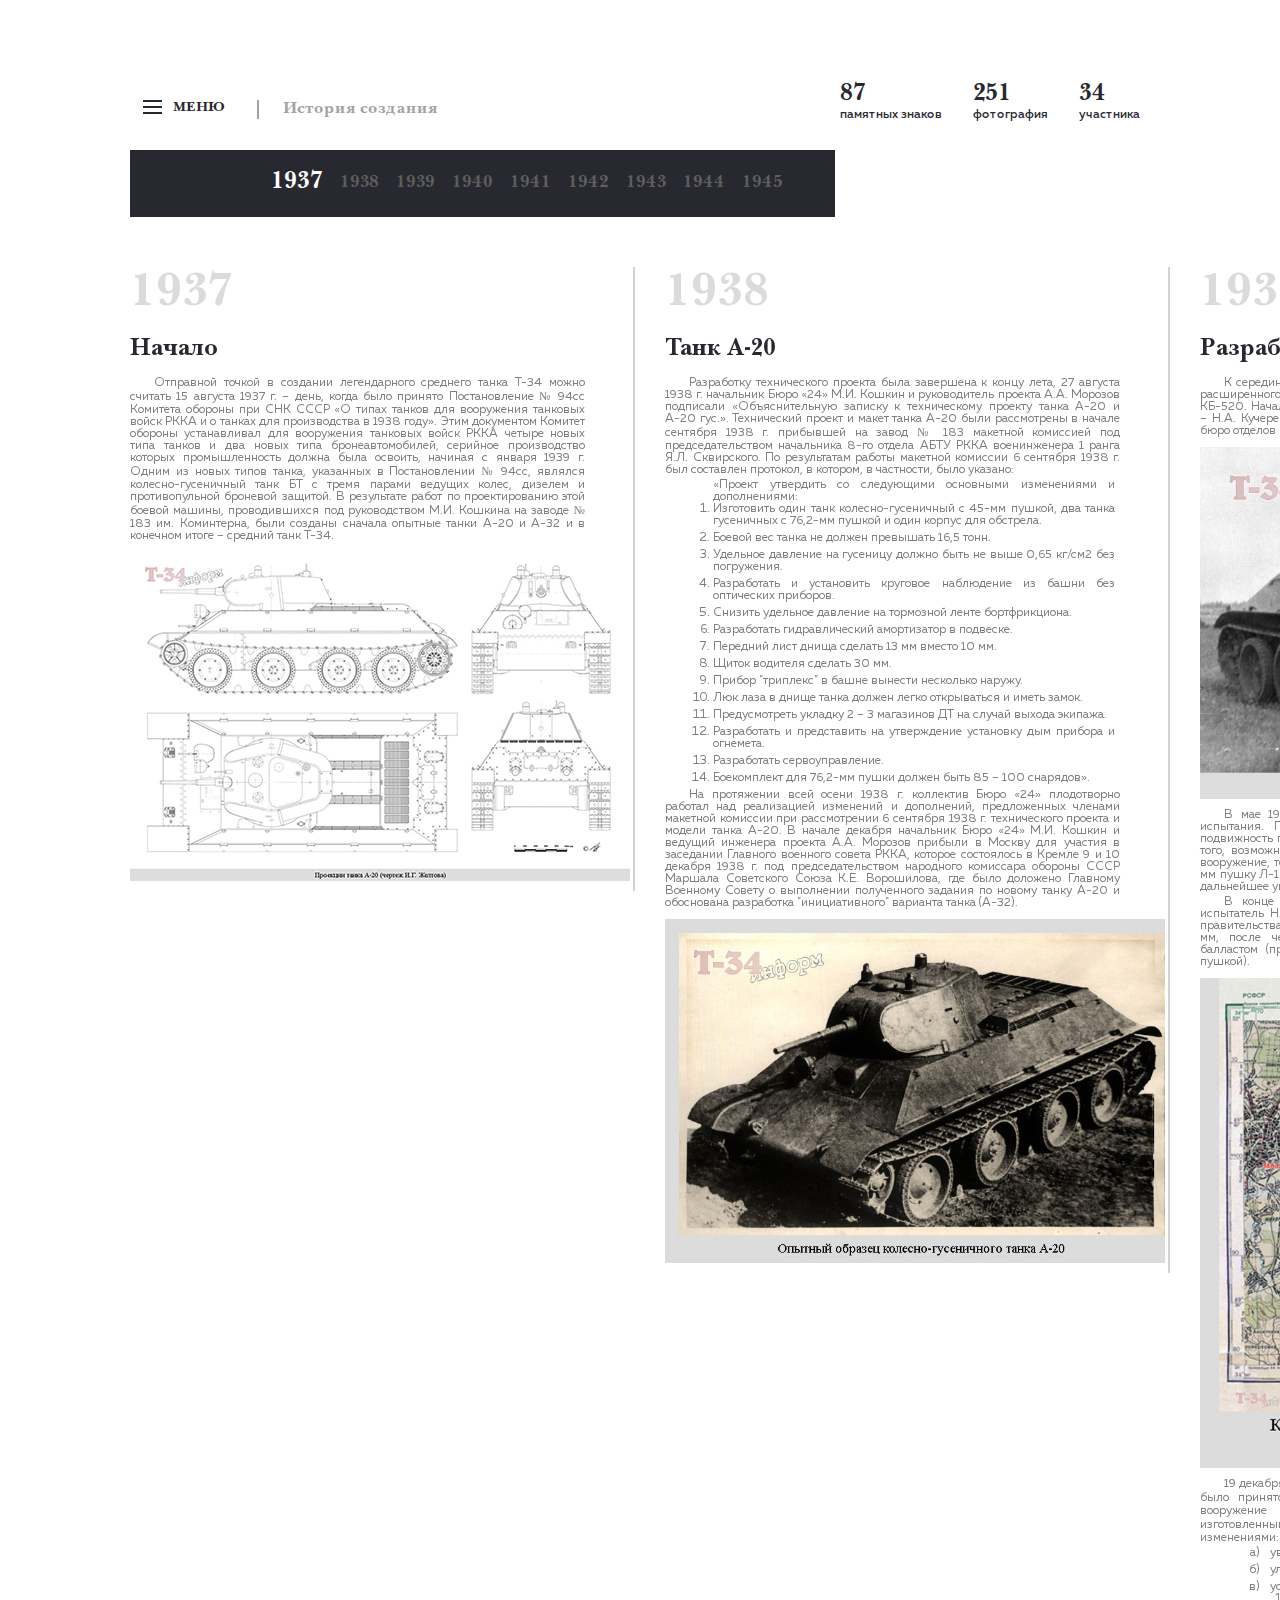
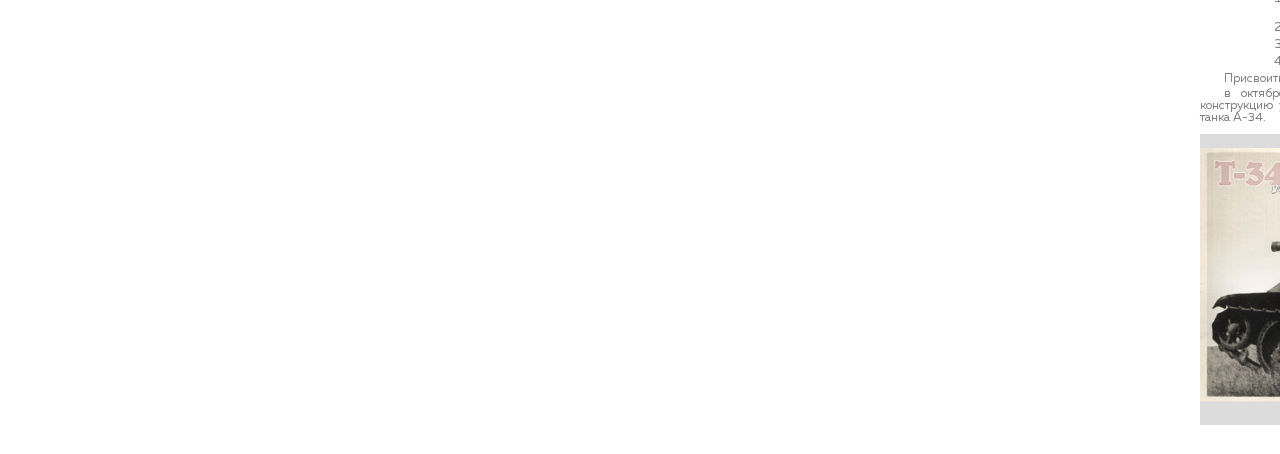
<file: history.html>
<!DOCTYPE html>
<html lang="en">
<head>
    <meta charset="UTF-8">
    <meta name="viewport" content="width=device-width, initial-scale=1.0">
    <meta http-equiv="X-UA-Compatible" content="ie=edge">
    <link rel="stylesheet" href="css/owl.carousel.min.css">
    <link rel="stylesheet" href="css/owl.theme.default.min.css">
    <link rel="stylesheet" type="text/css" href="css/jquery.fancybox.css">
	<link rel="stylesheet" type="text/css" href="css/jquery.fancybox-thumbs.css">
    <link rel="stylesheet" href="css/style.min.css">
    <title>T-34 - История создания</title>
</head>
<body>

        <div id="history-page" class="history-page">
        <div class="map-page__menu menu">
            <div class="menu__btn"><span></span></div>
            <div class="menu__text">меню</div>
            <div class="menu__descr">История создания</div>
        </div>
        <div class="history-page__info header-info">
            <div class="history-page__numbers numbers">
                <div class="numbers__signs numbers__signs numbers__signs_small">
                    <span class="numbers__count">87</span>
                    <span class="numbers__text numbers__text_small">памятных знаков</span>
                </div>

                <div class="numbers__photos numbers__photos_small">
                    <span class="numbers__count">251</span>
                    <span class="numbers__text numbers__text_small">фотография</span>
                </div>

                <div class="numbers__members numbers__members_small">
                    <span class="numbers__count">34</span>
                    <span class="numbers__text numbers__text_small">участника</span>
                </div>
            </div>
        </div>
        <div class="history-page__slider history-page-slider">
            <div class="history-page-slider__head history-slider-head">
                <div class="history-slider-head__links">
                    <a href="#year-1937" class="history-slider-head__link active">1937</a>
                    <a href="#year-1938" class="history-slider-head__link">1938</a>
                    <a href="#year-1939" class="history-slider-head__link">1939</a>
                    <a href="#year-1940" class="history-slider-head__link">1940</a>
                    <a href="#year-1941" class="history-slider-head__link">1941</a>
                    <a href="#year-1942" class="history-slider-head__link">1942</a>
                    <a href="#year-1943" class="history-slider-head__link">1943</a>
                    <a href="#year-1944" class="history-slider-head__link">1944</a>
                    <a href="#year-1945" class="history-slider-head__link">1945</a>
                </div>
            </div>
            <div class="history-slider__blocks owl-carousel history-carousel">
                <div class="history-slider__block history-slider-block" data-hash="year-1937">
                    <div class="history-slider-block__year">1937</div>
                    <div class="history-slider-block__title">Начало</div>
                    <div class="history-slider-block__text">Отправной точкой в создании легендарного среднего танка Т-34 можно считать 15 августа 1937 г. – день, когда было принято Постановление № 94сс Комитета обороны при СНК СССР «О типах танков для вооружения танковых войск РККА и о танках для производства в 1938 году». Этим документом Комитет обороны устанавливал для вооружения танковых войск РККА четыре новых типа танков и два новых типа бронеавтомобилей, серийное производство которых промышленность должна была освоить, начиная с января 1939 г. Одним из новых типов танка, указанных в Постановлении № 94сс, являлся колесно-гусеничный танк БТ с тремя парами ведущих колес, дизелем и противопульной броневой защитой. В результате работ по проектированию этой боевой машины, проводившихся под руководством М.И. Кошкина на заводе № 183 им. Коминтерна, были созданы сначала опытные танки А-20 и А-32 и в конечном итоге – средний танк Т-34. </div>
                    <div class="history-slider-block__img-block"><img src="img/history-page/1937/tank.png" alt="tank1" class="history-slider-block__img"></div>
                </div>
                <div class="history-slider__block history-slider-block" data-hash="year-1938">
                    <div class="history-slider-block__year">1938</div>
                    <div class="history-slider-block__title">Танк А-20</div>
                    <div class="history-slider-block__text">
                        <p>Разработку технического проекта была завершена к концу лета, 27 августа 1938 г. начальник Бюро «24» М.И. Кошкин и руководитель проекта А.А. Морозов подписали «Объяснительную записку к техническому проекту танка А-20 и А-20 гус.». 
                        Технический проект и макет танка А-20 были рассмотрены в начале сентября 1938 г. прибывшей на завод № 183 макетной комиссией под председательством начальника 8-го отдела АБТУ РККА военинженера 1 ранга Я.Л. Сквирского. По результатам работы макетной комиссии 6 сентября 1938 г. был составлен протокол, в котором, в частности, было указано: 
                        </p>
                        <ol class="history-slider-block__ol">
                            «Проект утвердить со следующими основными изменениями и дополнениями:
                            <li>Изготовить один танк колесно-гусеничный с 45-мм пушкой, два танка гусеничных с 76,2-мм пушкой и один корпус для обстрела. </li>
                            <li>Боевой вес танка не должен превышать 16,5 тонн. </li>
                            <li>Удельное давление на гусеницу должно быть не выше 0,65 кг/см2 без погружения. </li>
                            <li>Разработать и установить круговое наблюдение из башни без оптических приборов. </li>
                            <li>Снизить удельное давление на тормозной ленте бортфрикциона. </li>
                            <li>Разработать гидравлический амортизатор в подвеске. </li>
                            <li>Передний лист днища сделать 13 мм вместо 10 мм. </li>
                            <li>Щиток водителя сделать 30 мм. </li>
                            <li>Прибор "триплекс" в башне вынести несколько наружу. </li>
                            <li>Люк лаза в днище танка должен легко открываться и иметь замок. </li>
                            <li>Предусмотреть укладку 2 – 3 магазинов ДТ на случай выхода экипажа. </li>
                            <li>Разработать и представить на утверждение установку дым прибора и огнемета. </li>
                            <li>Разработать сервоуправление. </li>
                            <li>Боекомплект для 76,2-мм пушки должен быть 85 – 100 снарядов». </li>
                        </ol>
                        <p>На протяжении всей осени 1938 г. коллектив Бюро «24» плодотворно работал над реализацией изменений и дополнений, предложенных членами макетной комиссии при рассмотрении 6 сентября 1938 г. технического проекта и модели танка А-20. В начале декабря начальник Бюро «24» М.И. Кошкин и ведущий инженера проекта А.А. Морозов прибыли в Москву для участия в заседании Главного военного совета РККА, которое состоялось в Кремле 9 и 10 декабря 1938 г. под председательством народного комиссара обороны СССР Маршала Советского Союза К.Е. Ворошилова,  где было доложено Главному Военному Совету о выполнении полученного задания по новому танку А-20 и обоснована разработка "инициативного" варианта танка (А-32).</p>
                    </div>
                    <div class="history-slider-block__img-block"><img src="img/history-page/1938/tank1.png" alt="tank1" class="history-slider-block__img"></div>
                </div>
                <div class="history-slider__block history-slider-block" data-hash="year-1939">
                    <div class="history-slider-block__year">1939</div>
                    <div class="history-slider-block__title">Разработка</div>
                    <div class="history-slider-block__text">К середине мая 1939 г. были завершены организационные преобразования расширенного танкового конструкторского бюро, получившего индекс «520», КБ-520. Начальником КБ-520 был назначен А.А. Морозов, а его заместителями – Н.А. Кучеренко и А.В. Колесников, возглавлявшие до этого конструкторские бюро отделов «100» и «500» соответственно.</div>
                    <div class="history-slider-block__img-block"><img src="img/history-page/1939/tank39-2.png" alt="tank3" class="history-slider-block__img"></div>
                    <div class="history-slider-block__text">
                        <p>В мае 1939 года оба танка были изготовлены и начались их ходовые испытания. По результатам испытаний А-20 показал несколько лучшую подвижность при движении на колёсах, но уступил А-32 в проходимости. Кроме того, возможности ходовой части А-20 не позволяли усилить бронезащиту и вооружение, тогда как на А-32 к началу совместных испытаний установили 76-мм пушку Л-10, а толщина брони была больше на 5—10 мм и было возможно её дальнейшее увеличение.</p>
                        <p>В конце сентября 1939 года после показа А-20 и А-32 (водитель-испытатель Н. Ф. Носик) на полигоне в Кубинке руководству НКО и членам правительства было принято решение о увеличении толщины брони А-32 до 45 мм, после чего начались ходовые испытания танка А-32, догруженного балластом (при этом на танке была установлена башня от А-20 с 45-мм пушкой).</p>
                    </div>
                    <div class="history-slider-block__img-block"><img src="img/history-page/1939/map.png" alt="tank3" class="history-slider-block__img"></div>
                    <div class="history-slider-block__text">
                        <p>19 декабря на заседании Комитета обороны, по результатам испытаний А-32, было принято постановление № 443, которое предписывало:Принять на вооружение РККА: Танк А-32 — гусеничный, с дизель-мотором В-2, изготовленный заводом № 183 Наркомсреднемашпрома, со следующими изменениями:</p>
                        <ol class="history-slider-block__ol cyrilic">
                            <li class="cyrilic__elem">увеличить толщину основных бронелистов до 45 мм;</li>
                            <li class="cyrilic__elem">улучшить обзорность из танка;</li>
                            <li class="cyrilic__elem">установить на танк А-32 следующее вооружение:
                                <ol>
                                    <li>пушку Ф-32 калибра 76 мм, спаренную с пулемётом калибра 7,62 мм;</li>
                                    <li>отдельный пулемёт у радиста — калибра 7,62 мм;</li>
                                    <li>отдельный пулемёт калибра 7,62 мм;</li>
                                    <li>зенитный пулемёт калибра 7,62 мм.</li>
                                </ol>
                            </li>
                        </ol>
                        <p>Присвоить указанному танку название Т-34.</p>
                    </div>
                    <div class="history-slider-block__text">в октябре – ноябре 1939 г. вносили многочисленные изменения в конструкцию узлов, систем, механизмов, агрегатов и деталей проектируемого танка А-34. </div>
                    <div class="history-slider-block__img-block"><img src="img/history-page/1939/tank39-1.png" alt="tank3" class="history-slider-block__img"></div>
                </div>
                <div class="history-slider__block history-slider-block" data-hash="year-1940">
                    <div class="history-slider-block__year">1940</div>
                    <div class="history-slider-block__title"></div>
                    <div class="history-slider-block__img-block"><img src="img/history-page/1940/tank40.png" alt="tank4" class="history-slider-block__img"></div>
                    <div class="history-slider-block__text">
                        <p>Январь 1940 года. Постановлением Комитета обороны от января 1940 г. № 85 задано изготовить два гусеничных танка на базе А-32 с учётом утолщённой до 45 мм брони и установки 76-мм пушки Л-II. В период напряжённой работы на сборке двух танков Т-34 на завод поступили две пушки из разных организаций — Л-11 из Ленинграда и Ф-32 из Горького (завод № 92). Они сразу поступили на сборку и никто не обратил внимания на различия их по длине ствола пушки. Заметили это уже на собранном танке. Срочно сообщили М. И. Кошкину, ведь выступание пушки за носовой лист корпуса считалось тогда дефектом, так как ствол пушки при преодолевании рва, окопа и других препятствий мог «уткнуться» в грунт. Но танк уже был собран, другой пушки не было, и танк ушёл на испытания. Опытная пушка Ф-32, созданная для танка КВ, была доработана для установки в башню предсерийного прототипа Т-34 под руководством сотрудника ОКБ завода № 92 — П. Муравьёва.</p>
                        <p>Февраль-март 1940 года. Два опытных Т-34 проходили испытания под Харьковом. Они полностью подтвердили высокие технические и боевые качества. Боевой вес 26,6, т.; Дизель В-2 мощностью 500 л. с.; Максимальная скорость — 54 км/час; Броневая защита — толщиной 45 мм (35 — 15- 10). Удельная мощность 19,5 л. с. на тонну веса</p>
                        <p>17 марта 1940 года в Кремле, на Ивановской площади, танки Т-34, а также танки других заводов были продемонстрированы членам правительства. После осмотра в Кремле танки Т-34 были испытаны на подмосковном полигоне и на Карельском перешейке. На подмосковном полигоне танки подверглись обстрелу прямой наводкой фугасными и бронебойными снарядами, по результатам обстрела было решено внести изменения в конфигурацию башни. </p>
                        <p>31 марта 1940 года был подписан протокол Государственного Комитета Обороны о серийном производстве танка Т-34 на заводе № 183. Общий план выпуска на 1940 год устанавливался в 200 машин, с 1942 СТЗ и ХПЗ должны были полностью перейти на выпуск Т-34 с планом 2000 танков в год.</p>
                    </div>
                    <div class="history-slider-block__text">
                        <p>К 7 июня 1940 года план производства Т-34 был увеличен до 600 машин, 500 из которых должен был поставить завод № 183, тогда как остальные 100 — СТЗ[18]. Из-за задержек с поставками комплектующих в июне на заводе № 183 были собраны только четыре машины, выпуск танков на СТЗ ещё более задерживался.</p>
                        <p>В июле 1940 года завод № 183 остановил производство танков БТ-7М. Позже Танковому КБ завода № 183 выдано задание на разработку улучшенного варианта Т-34, под обозначением Т-34М, для которого были определены следующие требования:</p>
                        <ul class="history-slider-block__ol">
                            <li>увеличить толщину брони лобовой части корпуса до 100 мм;</li>
                            <li>установить цельноштампованную башню;</li>
                            <li>вместо 76-мм пушки Л-11 установить 76-мм пушку Ф-34;</li>
                            <li>вместо 4-скоростной установить 5-скоростную коробку передач;</li>
                            <li>установить навесные фальшборты над верхними ветвями гусениц;</li>
                            <li>повысить надёжность танка </li>
                        </ul>
                        <p>В течение осени 1940 года в конструкцию Т-34 был внесён и ряд более крупных изменений, таких как установка более мощной пушки Ф-34, также на Мариупольском металлургическом заводе им. Ильича были разработаны литая и штампованная башни.</p>
                    </div>
                    <div class="history-slider-block__img-block"><img src="img/history-page/1940/tank40-2.png" alt="tank4" class="history-slider-block__img"></div>
                    <div class="history-slider-block__text" style="text-align: center;margin-bottom: 10px;">Ф-34 на танке Т-34 обр. 1943 в Немецком танковом музее</div>
                    <div class="history-slider-block__text">К 31 декабря 1940 года, завод № 183 (при плане 500 единиц) выпустил 115 единиц танков Т-34. План выпуска Т-34 на 1940 год заводом № 183 был выполнен лишь на 19 %. СТЗ (при плане 100 единиц), к концу 1940 года не сдал ни одного. Первый танк Т-34 сборщики с СТЗ, приобретая опыт, собрали на ХПЗ в июне 1940 года. В цехах СТЗ было собрано 23 танка, но они не были сданы из-за множества недоделок и неисправностей.</div>
                </div>
                <div class="history-slider__block history-slider-block" data-hash="year-1941">
                    <div class="history-slider-block__year">1941</div>
                    <div class="history-slider-block__title"></div>
                    <div class="history-slider-block__text">
                        <p>В январе 1941 года был начат серийный выпуск 76,2-мм пушки Ф-34 (вариант пушки Ф-32, доработанный для установки в танк Т-34) с длиной ствола в 41 калибр. Пушка Ф-34 по своим характеристикам значительно превосходила пушку Л-11.</p>
                        <p>В апреле 1941 года Танковое КБ завода № 183, под руководством А. А. Морозова, завершило разработку проекта модернизации танка Т-34 (войсковое обозначение Т-34М, в соответствии с заданием полученным летом 1940 года) — фактически новой машины. Заново спроектированы корпус и башня улучшенной конструкции и увеличенного объёма, ходовая часть с торсионной подвеской с опорными катками уменьшенного диаметра с внутренней амортизацией (по аналогии с тяжёлым КВ), разработаны другие мероприятия. Рабочие чертежи сразу же передавались в производство. В цехах полным ходом изготавливались детали, собирались узлы, в бронекорпусном отделении велась подготовка к закладке нового корпуса[23]. В этом же месяце на завод № 183 прибыла комиссия ГАБТУ и дала следующее заключение: прекратить выпуск Т-34, налаживать производство Т-34М.</p>
                        <p>В мае 1941 года во время обсуждения проблемы производства танка Т-34 в Комитете Обороны, представители армии предложили прекратить выпуск существующей модели танка и возобновить его уже в варианте Т-34М, по сути — практически новой машины, которая к маю 1941 года существовала ещё лишь в чертежах и макете.</p>
                        <p>5 мая 1941 года вышло Постановление СНК и ЦК ВКП(б) следующего содержания:</p>
                        <ol class="history-slider-block__ol">
                            <li>Утвердить Наркомсредмашу на 1941 год план производства: а) танков Т-34 в количестве 2800 штук, в том числе по заводу № 183—1800 штук и по СТЗ — 1000 штук.</li>
                            <li>Обязать Наркомсредмаш. т. Малышева и директора завода № 183 т. Максарева внести в танки Т-34 следующие улучшения:
                                <ol class="cyrilic">
                                    <li class="cyrilic__elem">увеличить толщину брони башни и переднего лобового листа корпуса до 60 мм;</li>
                                    <li class="cyrilic__elem">установить торсионную подвеску;</li>
                                    <li class="cyrilic__elem">расширить погон башни до размера не менее 1600 мм и установить командирскую башенку с круговым обзором;</li>
                                    <li class="cyrilic__elem">установить бортовые листы корпуса танка вертикально, с толщиной брони равнопрочной 40 мм броне при угле наклона 45º;</li>
                                </ol>
                            </li>
                            <li>Установить полный боевой вес улучшенного танка Т-34 −27,5 тонны.</li>
                            <li>Обязать Наркомсредмаш т. Малышева и директора завода № 183 т. Максарева обеспечить в 1941 г. выпуск 500 штук улучшенных танков Т-34 в счёт программы, установленной настоящим постановлением</li>
                        </ol>
                        <p>В. А. Малышев, несмотря на протесты главного инженера завода — С. Н. Махонина и главного конструктора завода — А. А. Морозова, приказал снять с производства танк Т-34 и немедленно начать выпуск Т-34М, по которому ещё не успели в полной мере отработать рабочие чертежи и не изготовили ни одного опытного образца.</p>
                    </div>
                     
                    <div class="history-slider-block__img-block"><img src="img/history-page/1940/tank40-1.png" alt="tank4" class="history-slider-block__img"></div>
                    <div class="history-slider-block__text" style="text-align: center;margin-bottom: 10px;">Т-34 1941 года выпуска в Бронетанковом музее в Кубинке</div>
                    <div class="history-slider-block__text">
                        <p>В апреле 1941 года планируемое орудие ЗИС установили и на Т-34. Испытания в целом были провалены, а пушку отправили на доработку. С заводов уже поступил другой вариант орудия под названием ЗИС-4, который показал отличные результаты, пробивая с максимальной дистанции броню толщиной 73-82 мм, а с минимальной броню толщиной 83-98 мм. Пушку потом дополнительно доработали, увеличив длину ствола и добавив специальные противовесы массой 180 кг.</p>
                        <p>Танк с данным орудием был назван Т-34-57. Производство планировалось начать летом 1941 года, но начало войны изменило эти планы. ХПЗ получил 21 орудие, СТЗ получил 20 пушек. Осенью 1941 года харьковский завод был эвакуирован, а часть работы передали заводу № 112, где в октябре надлежало построить 100 танков с новым орудием. Однако всего такие пушки получили только 10 машин, которые вошли в состав 21-й танковой бригады из Владимира. 14 октября 1941 года она прибыла на фронт и начала наступление на Калинин. За 4 дня боёв танки уничтожили 1000 солдат и офицеров, подбили 34 немецких танка, 210 автомашин, 25 противотанковых и 6 «термитных» орудий, а также разрушили 3 штаба группы армий «Центр». Но при этом погибли командир 21-го танкового полка 21-танковой бригады Михаил Лукин[2] и командир 1-го танкового батальона Михаил Агибалов. 25 ноября 1941 годатанковую бригаду Т-34-57 всё же уничтожили.</p>
                        <p>Выпуск танков был приостановлен ввиду «избыточной мощности» пушек класса ЗИС. Только во время Курской битвы пушки вновь начали воевать ввиду того, что на фронте появился тяжёлый немецкий танк PzKpfw VI, известный как «Тигр». </p>
                        <p>К 22 июня 1941 года в строю было 1066 танков Т-34.</p>
                        <p>22 июня 1941 года началась Великая Отечественная война. Вызванный в Москву директор завода № 183 — Ю. Е. Максарёв получил приказ от наркома — В. А. Малышева: «Немедленно возвращайтесь на завод. Никаких модернизаций Т-34, задерживающих выпуск машин. Улучшение, модернизация — в ходе производства, без снижения выпуска машин. План — 250 в месяц, уже в июле»</p>
                        <p>К концу июня 1941 года всего было выпущено — 1110 ед. танков Т-34 — 40 % от всего производства танков в СССР</p>
                        <p>1 июля 1941 года постановлением № 1 Государственного комитета обороны план выпуска танков Т-34 на заводе № 183 и СТЗ значительно увеличен, дополнительно привлекается горьковский завод № 112 («Красное Сормово»). Принимаются меры по оптимизации производственных цепочек. Так, например, если в июне 1941 года заводом № 183 было сдано представителям военной приёмки 170 танков Т-34, то в июле — 209, а в августе — 266 боевых машин.</p>
                    </div>               

                </div>

                <div class="history-slider__block history-slider-block" data-hash="year-1942">
                    <div class="history-slider-block__year">1942</div>
                    <div class="history-slider-block__title"></div>
                    <div class="history-slider-block__text">Би́тва за Москву́ (Моско́вская би́тва, Би́тва под Москво́й, 30 сентября 1941 года — 20 апреля 1942 года) — боевые действия советских и немецких войск на московском направлении. Делится на 2 периода: оборонительный (30 сентября — 4 декабря 1941 года) и наступательный, который состоит из двух этапов: контрнаступления (5 декабря 1941 года — 7 января 1942 года) и наступления советских войск (7 января — 30 марта 1942 года). В западной историографии битва известна как «Операция Тайфун».</div>
                    <div class="history-slider-block__img-block"><img src="img/history-page/1942/tank42.png" alt="tank1" class="history-slider-block__img"></div>
                    <div class="history-slider-block__text" style="text-align: center;margin-bottom: 20px">Диорама «Лобня. Наступление. 6.12.1941» (автор Е. Корнеев) в музее танка Т-34</div>
                    <div class="history-slider-block__text">После битвы за Москву, Т-34 становится основным танком РККА, с 1942 года их выпускается больше, чем всех остальных танков, вместе взятых. В 1942 году Т-34 принимают самое активное участие в боях по всей линии фронта, за исключением Ленинградского фронта и Кольского полуострова. Особенно значительной была роль этих танков в Сталинградской битве, что связано с близостью к району боевых действий Сталинградского тракторного завода, из цехов которого танки выходили прямо на фронт.</div>
                </div>

                <div class="history-slider__block history-slider-block" data-hash="year-1943">
                    <div class="history-slider-block__year">1943</div>
                    <div class="history-slider-block__title"></div>
                    <div class="history-slider-block__text">
                        <p>В 1943 году последовало распоряжение вновь начать серийное производство танков-истребителей Т-34-57. В этот раз использовалось модифицированное орудие ЗИС-4М (от начального оно отличалось унифицированным затвором, более простым механизмом полуавтоматики и измененным креплением муфты в люльке орудия). Также ввели в боекомплект более мощный снаряд, пробивавший на расстоянии 1000 м броню толщиной 96 мм. Несколько орудий были уничтожены в результате выстрелов, однако производство не свернули. Всё же только три танка были отправлены на фронт в 100-ю особую танковую роту. С 15 августа по 5 сентября 1943 года танки проходили фронтовые испытания.</p>
                        <p>Серийное производство модифицированных Т-34-57 развернуто так и не было. Осенью 1943 года больший приоритет получили 85-мм орудия, так что все работы по 57-мм ЗИСам вскоре свернули. Тем не менее, производство самих 57-мм противотанковых пушек ЗИС-2продолжалось и в 1944 году.</p>
                        <p>12 июля в районе Прохоровки произошёл крупнейший (или один из крупнейших) в истории встречный танковый бой. Немцы предприняли два сильных удара на Прохоровку, с запада и с юга. Противник, сосредоточив западнее Прохоровки до четырёх танковых и до одной пехотной дивизии, бросил их вдоль шоссе на восток. Кроме того, с юга на Прохоровку нацеливался удар 3ТК в составе 300 танков[15]. 12 июля развернулось два танковых сражения, одно — в районе западнее Прохоровки, в котором приняли участие главные силы 5 гв. ТА и главная немецкая группировка в составе трёх дивизий танкового корпуса СС и 17 танковой дивизии. Другое — в районе Рындинка, Ржавец, Выползовка, где столкнулись танковые части из состава 5 гв. ТА — отряд ген. Труфанова (три танковые бригады) и основные силы 3ТК (три танковые дивизии). Согласно же донесению разведотдела (РО) штаба ВФ, в двух районах, где действовали войска 5 гв. </p>
                    </div>
                </div>

                <div class="history-slider__block history-slider-block" data-hash="year-1944">
                    <div class="history-slider-block__year">1944</div>
                    <div class="history-slider-block__title">Модификация Т-34-85</div>
                    <div class="history-slider-block__text">
                        <p>T-34-85 — войсковое обозначение последней модификации советского среднего танка Т-34 с орудием калибра 85-мм. Принят на вооружение РККА Постановлением ГКО № 5021 от 23 января 1944 года.</p>
                        <p>Спроектирован на базе серийного танка Т-34 образца 1942 года. Установка 85-мм пушки и конструктивные доработки значительно повысили боевую эффективность танка Т-34-85 по сравнению с Т-34-76.</p>
                    </div>
                    <div class="history-slider-block__img-block"><img src="img/history-page/1944/tank44.png" alt="tank1" class="history-slider-block__img"></div>
                    <div class="history-slider-block__text" style="text-align: center;margin-bottom:20px">Т-34-85 на параде в День Победы в Москве 9 мая 2018</div>
                    <div class="history-slider-block__text">После проработки нескольких вариантов в серийное производство в 1944 году был запущен Т-34-85, вооружённый новой пушкой С-53 калибра 85 мм, в результате чего РККА обзавелась средним танком, имевшим самое крупнокалиберное орудие и, соответственно, самый мощный осколочно-фугасный снаряд среди одноклассников. Экипаж увеличился с 4 до 5 человек, танк получил новую башню с усиленным бронированием и более удобную для экипажа и командира. В результате масса выросла на несколько тонн (до 32 т), что привело к незначительному снижению динамических характеристик.</div>
                    <div class="history-slider-block__img-block"><img src="img/history-page/1944/tank44-1.png" alt="tank1" class="history-slider-block__img"></div>
                    <div class="history-slider-block__text" style="text-align: center">85-мм танковая пушка ЗИС-С-53</div>
                </div>

                <div class="history-slider__block history-slider-block" data-hash="year-1945">
                    <div class="history-slider-block__year">1945</div>
                    <div class="history-slider-block__title"></div>
                    <div class="history-slider-block__text">После окончания Второй мировой войны танки Т-34 (точнее Т-34-85) в большом количестве отправлялись на экспорт. Они составляли основу танкового парка многих государств мира до начала 1960-х годов. «Тридцатьчетверки» в разное время состояли на вооружении использовались армиями следующих стран: Австрии, Албании, Алжира, Анголы, Афганистана, Бангладеш, Болгарии, Венгрии, Вьетнама, Ганы, Гвинее, Гвинеи-Биссау, ГДР, Египта, Израиля, Ирака, Кипра, Китая, Конго, Кубы, Лаоса, Ливана, Ливии, Мали, Мозамбика, Монголии, Польши, Румынии, Северном Йемене, Северной Корее, Сирии, Сомали, Судане, Того, Уганде, Финляндии, Чехословакии, Экваториальной Гвинее, Эфиопии, ЮАР, Югославии и Южном Йемене. К середине 90-х годов Т-34-85 еще имелись на вооружении Албании (70 машин), Анголы (58 машин), Афганистана, Боснии и Герцеговины, Вьетнама, Гвинеи-Биссау (10 машин), Кубы (400 машин, в частях береговой обороны), Мали (18 машин) и Хорватии.</div>
                   </div>
                
            </div>
        </div>
    </div>
    <!-- /#history-page.history-page -->

    <div id="menu-page" class="menu-page">
        <div class="menu-page__menu menu">
            <div class="menu__btn menu__btn"><span></span></div>
            <div class="menu__text menu__text active">закрыть</div>
        </div>
        <div class="menu-page__blocks menu-page-blocks">
            <div class="menu-page-blocks__block"><a href="index.html" class="menu-page-blocks__link">главная</a></div>
            <div class="menu-page-blocks__block"><a href="characteristics.html" class="menu-page-blocks__link">устройство</a></div>
            <div class="menu-page-blocks__block"><a href="history.html" class="menu-page-blocks__link">история</a></div>
            <div class="menu-page-blocks__block"><a href="index.html#map-page" class="menu-page-blocks__link">карта</a></div>
            <div class="menu-page-blocks__block"><a href="filmoteka.html" class="menu-page-blocks__link">фильмотека</a></div>
            <div class="menu-page-blocks__block menu-page-about">
                <div class="menu-page-about__title">О проекте</div>
                <div class="menu-page-about__text">
                    <p>Великая Отечественная Война 1941-1945гг. – это величайшая Победа нашего народа, героический и трагический этап в  истории российского государства..<br></p>
                    <p>Победа ковалась на всех фронтах и в тылу. Она была достигнута благодаря беспримерному мужеству, героизму и жертвенности воинов и тружеников тыла<br></p>
                    <p>На алтарь Победы были положены жизни миллионов лучших сынов и дочерей нашей Родины и это навсегда сохранится в памяти поколений<br></p>
                    <p> Важнейший вклад в  Победу внесли   созданные нашими конструкторами и рабочими уникальные образцы военной техники и вооружения, к числу которых по праву относится средний  танк Т-34 -  самый массовый танк войны, сочетающий в себе высокие тактико-технические характеристики, технологичность производства и простоту обслуживания.<br></p>
                    <p>Это   Танк-солдат, который с честью прошел всю войну и до сих пор стоит на вооружении некоторых стран мира.<br></p>
                    <p>В рамках данного проекта создан и применен на практике современный инструментарий, позволяющий собирать и отображать на электронных картах любые данные об этой уникальной боевой машине – истории создания, характеристиках, картах боевых действий и их участниках, составах экипажей  танков  и их  боевом пути, местоположении и состоянии памятных мест и  другую информацию.<br></p>
                    <p>Важнейшая задача  проекта - вовлечь молодежь в массовую военно-патриотическую работу по увековечиванию памяти нашего Отечества с использованием цифровых технологий.<br></p>
                    <p>Рассчитываем , что этот почин будет подхвачен молодым поколением применительно не только  к танку Т-34, но и другим образцам отечественного вооружения -  символам нашей Великой Победы.<br></p>
                </div>

                <div class="menu-page-about__numbers numbers numbers_dark-bg">
                    <div class="numbers__signs numbers__signs_dark-bg numbers__signs_small">
                        <span class="numbers__count">87</span>
                        <span class="numbers__text numbers__text_small">памятных знаков</span>
                    </div>

                    <div class="numbers__photos numbers__photos_small">
                        <span class="numbers__count">251</span>
                        <span class="numbers__text numbers__text_small">фотография</span>
                    </div>

                    <div class="numbers__members numbers__members_small">
                        <span class="numbers__count">34</span>
                        <span class="numbers__text numbers__text_small">участника</span>
                    </div>
                </div>

                <div class="menu-page-icons">
                    <div class="menu-page-icons__img">
                        <img src="img/menu-page/min-bw.png" alt="Eagle">
                        <img src="img/menu-page/min-color.png" alt="Eagle" class="onhover">
                    </div>
                    <div class="menu-page-icons__img">
                        <img src="img/menu-page/era-bw.png" alt="Era">
                        <img src="img/menu-page/era-color.png" alt="Era" class="onhover">
                    </div>
                    <div class="menu-page-icons__img">
                        <img src="img/menu-page/rosatom-bw.png" alt="Rosatom">
                        <img src="img/menu-page/rosatom-color.png" alt="Rosatom" class="onhover">
                    </div>
                </div>

            </div>
        </div>
    </div>
    <!-- /#menu-page -->

<script src="js/jquery-1.8.3.min.js" type="text/javascript"></script>
<script src="js/jquery-ui-1.9.2.custom_6016bgfx.min.js" type="text/javascript"></script>
<script src="js/owl.carousel.min.js"></script>
<script src="js/utils.js"></script>
<script src="js/main.js"></script>
<script src="js/statistic.js"></script>



</body>
</html>
</file>
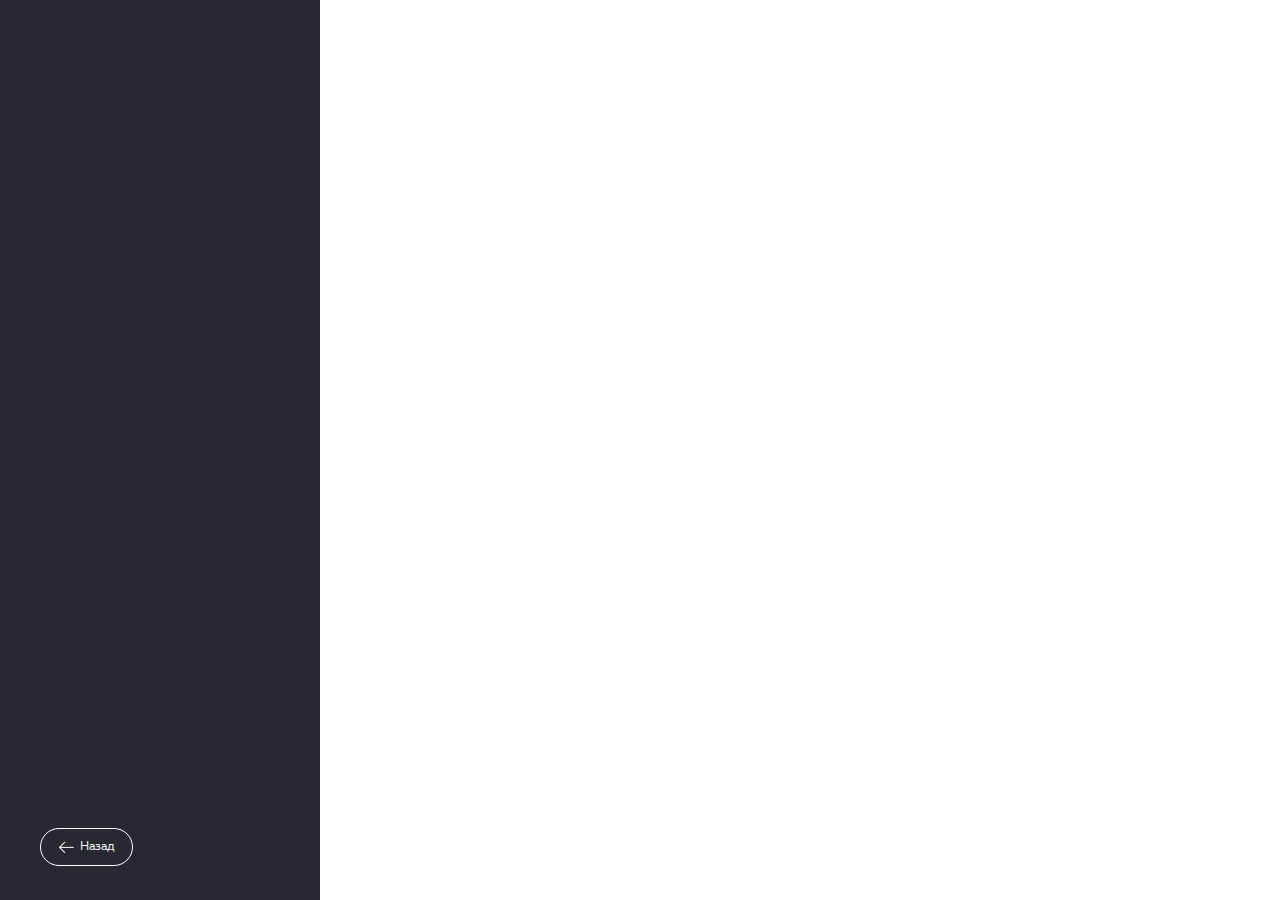
<file: region.html>
<!DOCTYPE html>
<html lang="en">
<head>
    <meta charset="UTF-8">
    <meta name="viewport" content="width=device-width, initial-scale=1.0">
    <meta http-equiv="X-UA-Compatible" content="ie=edge">
    <link rel="stylesheet" href="css/owl.carousel.min.css">
    <link rel="stylesheet" href="css/owl.theme.default.min.css">
    <link rel="stylesheet" type="text/css" href="css/jquery.fancybox.css">
	<link rel="stylesheet" type="text/css" href="css/jquery.fancybox-thumbs.css">
    <link rel="stylesheet" href="css/style.min.css">
    <title>T-34</title>
</head>
<body>

    <div id="region-page" class="region-page">
        <div class="region-page__gallery gallery">
            <div class="gallery__title"></div>
            <div class="gallery__subtitle"></div>
            <div class="gallery__photos region__photos">
                
            </div>
            <div class="region__btn more-info__btn"><a href="index.html#map-page"><button class="btn btn_dark-bg"><img src="img/more-info/arrow.png" alt="arrow"> <span>Назад</span></button></a></div>
        </div>
        <div class="region-page__map region-map">
            <div id="map"></div>
        </div>
        
    </div>
    <!-- /#region-page.region-page -->

    <div id="more-info-page" class="more-info-page">
        <div class="more-info__gallery gallery">
            <div class="gallery__title">Московская область</div>
            <div class="gallery__subtitle">9 памятных знаков</div>
            <div class="gallery__photos more-info__photos">
                

            </div>
            <div class="more-info__btn"><button class="btn btn_dark-bg"><img src="img/more-info/arrow.png" alt="arrow"> <span>Назад</span></button></div>
        </div>
        <div class="more-info__photo owl-carousel more-info-carousel">
            
        </div>
        <div class="more-info__descr more-info-descr">
            <div class="more-info-descr__title"></div>
            <div class="more-info-descr__place"></div>
            <div class="more-info-descr__fields descr-fields">
                <div class="descr-field model_modif_tanka">
                    <div class="descr-field__name">Модификация танка</div>
                    <div class="descr-field__value"></div>
                </div>
                <div class="descr-field teh_sost_tanka">
                    <div class="descr-field__name">Техническое состояние</div>
                    <div class="descr-field__value"></div>
                </div>
                <div class="descr-field nomer_tank">
                    <div class="descr-field__name">Заводской номер</div>
                    <div class="descr-field__value"></div>
                </div>
                <div class="descr-field zvd_proizv_tanka">
                    <div class="descr-field__name">Завод производитель</div>
                    <div class="descr-field__value"></div>
                </div>
            </div>
            <div class="more-info-descr__block descr-block">
                <div class="descr-block__title">История танка и памятного места</div>
                <div class="descr-block__text"></div>
            </div>
            <div class="more-info-descr__fields descr-fields no-bottom-border">
                <div class="descr-field sost_dorog">
                    <div class="descr-field__name descr-field__name_bigger">Состояние подъезных путей
                    и пешеходных дорожек</div>
                    <div class="descr-field__value descr-field__name_smaller"></div>
                </div>
                <div class="descr-field sost_territ">
                    <div class="descr-field__name descr-field__name_bigger">Состояние прилегающей территории</div>
                    <div class="descr-field__value descr-field__name_smaller"></div>
                </div>
                <div class="descr-field sost_obj_new">
                    <div class="descr-field__name descr-field__name_bigger">Состояние объекта, постамента,
                    мемориальных табличек</div>
                    <div class="descr-field__value descr-field__name_smaller"></div>
                </div>
                <div class="descr-field neobh_rabot">
                    <div class="descr-field__name descr-field__name_bigger">Необходимые виды работ и ухода</div>
                    <div class="descr-field__value descr-field__name_smaller"></div>
                </div>
            </div>
            <div class="more-info__close-btn active"><span></span></div>
        </div>
    </div>
    <!-- /#more-info-page.more-info-page -->

    <div id="menu-page" class="menu-page">
        <div class="menu-page__menu menu">
            <div class="menu__btn menu__btn"><span></span></div>
            <div class="menu__text menu__text active">закрыть</div>
        </div>
        <div class="menu-page__blocks menu-page-blocks">
            <div class="menu-page-blocks__block"><a href="index.html" class="menu-page-blocks__link">главная</a></div>
            <div class="menu-page-blocks__block"><a href="characteristics.html" class="menu-page-blocks__link">устройство</a></div>
            <div class="menu-page-blocks__block"><a href="history.html" class="menu-page-blocks__link">история</a></div>
            <div class="menu-page-blocks__block"><a href="index.html#map-page" class="menu-page-blocks__link">карта</a></div>
            <div class="menu-page-blocks__block"><a href="filmoteka.html" class="menu-page-blocks__link">фильмотека</a></div>
            <div class="menu-page-blocks__block menu-page-about">
                <div class="menu-page-about__title">О проекте</div>
                <div class="menu-page-about__text">
                    <p>Великая Отечественная Война 1941-1945гг. – это величайшая Победа нашего народа, героический и трагический этап в  истории российского государства..<br></p>
                    <p>Победа ковалась на всех фронтах и в тылу. Она была достигнута благодаря беспримерному мужеству, героизму и жертвенности воинов и тружеников тыла<br></p>
                    <p>На алтарь Победы были положены жизни миллионов лучших сынов и дочерей нашей Родины и это навсегда сохранится в памяти поколений<br></p>
                    <p> Важнейший вклад в  Победу внесли   созданные нашими конструкторами и рабочими уникальные образцы военной техники и вооружения, к числу которых по праву относится средний  танк Т-34 -  самый массовый танк войны, сочетающий в себе высокие тактико-технические характеристики, технологичность производства и простоту обслуживания.<br></p>
                    <p>Это   Танк-солдат, который с честью прошел всю войну и до сих пор стоит на вооружении некоторых стран мира.<br></p>
                    <p>В рамках данного проекта создан и применен на практике современный инструментарий, позволяющий собирать и отображать на электронных картах любые данные об этой уникальной боевой машине – истории создания, характеристиках, картах боевых действий и их участниках, составах экипажей  танков  и их  боевом пути, местоположении и состоянии памятных мест и  другую информацию.<br></p>
                    <p>Важнейшая задача  проекта - вовлечь молодежь в массовую военно-патриотическую работу по увековечиванию памяти нашего Отечества с использованием цифровых технологий.<br></p>
                    <p>Рассчитываем , что этот почин будет подхвачен молодым поколением применительно не только  к танку Т-34, но и другим образцам отечественного вооружения -  символам нашей Великой Победы.<br></p>
                </div>

                <div class="menu-page-about__numbers numbers numbers_dark-bg">
                    <div class="numbers__signs numbers__signs_dark-bg numbers__signs_small">
                        1524
                        <span class="numbers__text numbers__text_small">памятных знаков</span>
                    </div>
    
                    <div class="numbers__photos numbers__photos_small">
                        1256
                        <span class="numbers__text numbers__text_small">фотографии</span>
                    </div>
    
                    <div class="numbers__members numbers__members_small">
                        155
                        <span class="numbers__text numbers__text_small">участники</span>
                    </div>
    
                </div>

                <div class="menu-page-icons">
                    <div class="menu-page-icons__img">
                        <img src="img/menu-page/min-bw.png" alt="Eagle">
                        <img src="img/menu-page/min-color.png" alt="Eagle" class="onhover">
                    </div>
                    <div class="menu-page-icons__img">
                        <img src="img/menu-page/era-bw.png" alt="Era">
                        <img src="img/menu-page/era-color.png" alt="Era" class="onhover">
                    </div>
                    <div class="menu-page-icons__img">
                        <img src="img/menu-page/rosatom-bw.png" alt="Rosatom">
                        <img src="img/menu-page/rosatom-color.png" alt="Rosatom" class="onhover">
                    </div>
                </div>

            </div>
        </div>
    </div>
    <!-- /#menu-page -->

<script src="js/jquery-1.8.3.min.js" type="text/javascript"></script>
<script src="js/jquery-ui-1.9.2.custom_6016bgfx.min.js" type="text/javascript"></script>
<script src="js/owl.carousel.min.js"></script>
<script src="js/jwplayer/jwplayer.js" type="text/javascript"></script>
<script src="js/jwplayer/jwplayer.html5.js" type="text/javascript"></script>
<script src="js/fancybox/jquery.fancybox.pack.js" type="text/javascript"></script>
<script src="js/fancybox/jquery.mousewheel-3.0.6.pack.js" type="text/javascript"></script>
<script src="js/fancybox/jquery.fancybox-thumbs.js" type="text/javascript"></script>

<script src="https://t34.dedal.ru/public/javascripts/geoportal/geoportal-api.min.js" type="text/javascript"></script>
<script src="js/utils.js"></script>
<script src="js/app/RegionsConfig.js" type="text/javascript"></script>
<script src="js/app/HashMap.js" type="text/javascript"></script>
<script src="js/app/ModelRegion.js" type="text/javascript"></script>
<script src="js/app/ListFeature.js" type="text/javascript"></script>
<script src="js/app/FeatureFullInfo.js" type="text/javascript"></script>
<script src="js/dedal-map.js"></script>
<script src="js/main.js"></script>



</body>
</html>
</file>
<file: css/style.min.css>
@font-face{font-family:"Muller";src:url("../fonts/MullerBold/MullerBold.eot");src:url("../fonts/MullerBold/MullerBold.eot?#iefix") format("embedded-opentype"),url("../fonts/MullerBold/MullerBold.woff") format("woff"),url("../fonts/MullerBold/MullerBold.ttf") format("truetype");font-weight:bold;font-style:normal}@font-face{font-family:"Muller";src:url("../fonts/MullerMedium/MullerMedium.eot");src:url("../fonts/MullerMedium/MullerMedium.eot?#iefix") format("embedded-opentype"),url("../fonts/MullerMedium/MullerMedium.woff") format("woff"),url("../fonts/MullerMedium/MullerMedium.ttf") format("truetype");font-weight:500;font-style:normal}@font-face{font-family:"Muller";src:url("../fonts/MullerRegular/MullerRegular.eot");src:url("../fonts/MullerRegular/MullerRegular.eot?#iefix") format("embedded-opentype"),url("../fonts/MullerRegular/MullerRegular.woff") format("woff"),url("../fonts/MullerRegular/MullerRegular.ttf") format("truetype");font-weight:normal;font-style:normal}@font-face{font-family:"NewBaskervilleC";src:url("../fonts/NewBaskervilleC-Bold/NewBaskervilleC-Bold.eot");src:url("../fonts/NewBaskervilleC-Bold/NewBaskervilleC-Bold.eot?#iefix") format("embedded-opentype"),url("../fonts/NewBaskervilleC-Bold/NewBaskervilleC-Bold.woff") format("woff"),url("../fonts/NewBaskervilleC-Bold/NewBaskervilleC-Bold.ttf") format("truetype");font-weight:bold;font-style:normal}@-ms-viewport{width:device-width}html{-webkit-box-sizing:border-box;box-sizing:border-box;-ms-overflow-style:scrollbar}*,::after,::before{-webkit-box-sizing:inherit;box-sizing:inherit}body{margin:0;padding:0;font-family:NewBaskervilleC, sans-serif}button,input,textarea{font-family:Muller, sans-serif}button:active,button:hover,button:focus,input:active,input:hover,input:focus,textarea:active,textarea:hover,textarea:focus{outline:0;outline-offset:0}a,a:visited,a:focus,a:active,a:hover{outline:0 none !important}::-moz-focus-inner{border:0}input:invalid,input:-moz-submit-invalid,input:-moz-ui-invalid{box-shadow:none}button:hover{cursor:pointer}a{text-decoration:none}::-webkit-scrollbar{width:12px}::-webkit-scrollbar-track{-webkit-box-shadow:inset 0 0 6px rgba(0,0,0,0.3);border-radius:10px}::-webkit-scrollbar-thumb{border-radius:10px;-webkit-box-shadow:inset 0 0 6px rgba(0,0,0,0.5)}.menu{display:-webkit-box;display:-ms-flexbox;display:flex;position:absolute;top:100px;left:143px}.menu__btn{height:14px;width:19px;margin-right:11px;position:relative;cursor:pointer}.menu__btn span{top:6px}.menu__btn span,.menu__btn span:before,.menu__btn span:after{display:block;height:2px;width:100%;position:absolute;background-color:#282830}.menu__btn span:before,.menu__btn span:after{content:'';-webkit-transition:all .2s;transition:all .2s}.menu__btn span:before{top:-6px}.menu__btn span:after{top:6px}.menu__btn.active span{background-color:transparent}.menu__btn.active span:before,.menu__btn.active span:after{background-color:#fff}.menu__btn.active span:before{top:0;-webkit-transform:rotate(-45deg);transform:rotate(-45deg)}.menu__btn.active span:after{top:0;-webkit-transform:rotate(45deg);transform:rotate(45deg)}.menu__btn_dark-bg span,.menu__btn_dark-bg span:before,.menu__btn_dark-bg span:after{background-color:#fff}.menu__text{color:#282830;text-transform:uppercase;font-size:14px;font-weight:700;cursor:pointer}.menu__text.active{color:#fff}.menu__text_dark-bg{color:#fff}.menu__descr{margin-left:32px;padding-left:24px;color:#a1a1a1;border-left:2px solid #a1a1a1}.numbers{display:-webkit-box;display:-ms-flexbox;display:flex;width:420px;-webkit-box-align:center;-ms-flex-align:center;align-items:center;-webkit-box-pack:justify;-ms-flex-pack:justify;justify-content:space-between}.numbers__signs,.numbers__photos,.numbers__members{color:#282830;font-size:48px;font-weight:700}.numbers__signs_small,.numbers__photos_small,.numbers__members_small{font-size:24px}.numbers__text{display:block;color:#282830;font-family:Muller;font-size:14px;font-weight:700}.numbers__text_small{font-size:12px;font-weight:500}.numbers_dark-bg>.numbers__signs,.numbers_dark-bg>.numbers__photos,.numbers_dark-bg>.numbers__members{color:#ffffff}.numbers_dark-bg .numbers__text{color:#6b6b6b}.btn{padding:12px 18px;background-color:transparent;border-radius:22px;border:1px solid #282830;color:#282830;font-family:Muller;font-size:14px;font-weight:700;line-height:1}.btn.active,.btn:hover,.btn:active{background-color:#282830;color:#fff}.btn_dark-bg{border:1px solid #ffffff;color:#ffffff}.btn_dark-bg:hover,.btn_dark-bg:active{background-color:rgba(207,216,220,0.1)}.header-info{display:-webkit-box;display:-ms-flexbox;display:flex;position:absolute;right:140px;top:82px}.header-info__btn{margin-left:42px}.cursor-pointer{cursor:pointer}.main-page{position:relative;z-index:1;display:-webkit-box;display:-ms-flexbox;display:flex;-webkit-box-orient:vertical;-webkit-box-direction:normal;-ms-flex-direction:column;flex-direction:column;-webkit-box-pack:center;-ms-flex-pack:center;justify-content:center;padding-left:140px;background:no-repeat url(../img/main-page/bg_c.jpg) center/cover}.main-page-main{width:560px}.main-page-main__title,.main-page-main__subtitle{font-weight:700;text-transform:uppercase}.main-page-main__title{color:#282830;font-size:54px}.main-page-main__subtitle{margin-bottom:45px;color:#000000;font-family:Muller;font-size:16px}.main-page-btn{display:-webkit-box;display:-ms-flexbox;display:flex;-webkit-box-align:center;-ms-flex-align:center;align-items:center;position:absolute;bottom:10vh;width:300px}.main-page-btn,.main-page-btn__link{color:#282830;fill:#282830}.main-page-btn__link-block{display:-webkit-box;display:-ms-flexbox;display:flex;-webkit-box-align:center;-ms-flex-align:center;align-items:center}.main-page-btn__icon{margin-right:18px}.main-page-btn:hover,.main-page-btn:hover .main-page-btn__link{color:#565668;fill:#a4a4b3}.menu-page{position:fixed;top:0;left:-100vw;z-index:2;width:100%;height:100vh;background:url(../img/main-page/bg.jpg) no-repeat center/cover;color:#ffffff;opacity:0.4;-webkit-transition:all 0.2s ease;transition:all 0.2s ease}.menu-page:after{content:"";display:block;top:0;left:0;width:100%;height:100%;background-color:rgba(40,40,48,0.8);position:absolute;z-index:-1}.menu-page.active{opacity:1;left:0}.menu-page-blocks{height:100%;width:100%;display:-webkit-box;display:-ms-flexbox;display:flex}.menu-page-blocks__block{-webkit-box-flex:1;-ms-flex:1;flex:1;display:-webkit-box;display:-ms-flexbox;display:flex;-webkit-box-pack:center;-ms-flex-pack:center;justify-content:center;-webkit-box-align:center;-ms-flex-align:center;align-items:center;border:1px solid #515151;-webkit-transition:background-color 1s ease;transition:background-color 1s ease}.menu-page-blocks__block:first-child{border-left:none}.menu-page-blocks__block:last-child{border-right:none}.menu-page-blocks__block:not(:last-child):hover{background-color:rgba(54,54,61,0.7)}.menu-page-blocks__link{color:#fff;text-transform:uppercase}.menu-page-blocks__link:hover{color:#b3b3b3}.menu-page-about{-webkit-box-flex:1.5;-ms-flex:1.5;flex:1.5;-webkit-box-orient:vertical;-webkit-box-direction:normal;-ms-flex-direction:column;flex-direction:column;-webkit-box-pack:center;-ms-flex-pack:center;justify-content:center;-webkit-box-align:start;-ms-flex-align:start;align-items:flex-start;padding-right:80px;padding-left:4%}.menu-page-about__title{margin-bottom:66px;font-size:28px;font-weight:700;position:relative}.menu-page-about__title:after{top:60px;position:absolute;content:'';display:block;width:100%;height:4px;background-color:#fff}.menu-page-about__text{text-align:justify;max-width:400px;margin-bottom:40px;font-family:Muller;font-size:14px;font-weight:400;color:#8a8a8a;text-indent:2em}.menu-page-about__numbers{margin-bottom:40px;width:300px}.menu-page-icons{display:-webkit-box;display:-ms-flexbox;display:flex;-webkit-box-align:center;-ms-flex-align:center;align-items:center;max-width:300px}.menu-page-icons__img{position:relative;margin-right:23px}.menu-page-icons__img:last-child{margin-right:0}.menu-page-icons__img img{max-width:100%;cursor:pointer}.menu-page-icons__img img.onhover{opacity:0;position:absolute;top:0;left:0;-webkit-transition:all .5s ease;transition:all .5s ease}.menu-page-icons__img img.onhover:hover{opacity:1}.map-page{height:100vh;background-color:#282830;color:#ffffff;position:relative;z-index:1}.map-page__numbers{width:300px}.map-page__russia{width:100%;height:100%;display:-webkit-box;display:-ms-flexbox;display:flex;-webkit-box-pack:center;-ms-flex-pack:center;justify-content:center;-webkit-box-align:center;-ms-flex-align:center;align-items:center}.map-page__russia svg{width:80%;height:60%}.map-page__russia svg g path{cursor:pointer;fill:rgba(0,0,0,0);stroke:rgba(255,255,255,0.7)}.map-page__russia svg g path:hover{fill:#fff;-webkit-transition:all ease 0.3s;transition:all ease 0.3s}.map-page__region{position:absolute;bottom:105px;left:141px}.map-page__region .numbers{width:400px}.map-page-region__title{margin-bottom:48px;color:#ffffff;font-size:36px;font-weight:700;position:relative}.map-page-region__title:after{position:absolute;display:block;top:56px;content:"";width:90px;height:1px;background-color:#fff}.map-page-icons{position:absolute;right:138px;bottom:72px}.history-page{height:100vh;position:relative;padding:150px 0px 150px 130px}.history-page .owl-stage{margin-left:-80px}.history-page__numbers{width:300px}.history-slider-head{width:705px;margin-bottom:50px;padding:20px 52px 20px 141px;background-color:#282830}.history-slider-head__links{display:-webkit-box;display:-ms-flexbox;display:flex;-webkit-box-pack:justify;-ms-flex-pack:justify;justify-content:space-between;-webkit-box-align:center;-ms-flex-align:center;align-items:center}.history-slider-head__link{color:#5e5e5e;font-size:18px;font-weight:700}.history-slider-head__link.active{color:#ffffff;font-size:24px}.history-slider-block{position:relative;padding-top:70px}.history-slider-block__year{top:0;position:absolute;color:#dbdbdb;font-size:48px;font-weight:700}.history-slider-block__title{margin-bottom:13px;color:#282830;font-size:24px;font-weight:700}.history-slider-block__text{text-align:justify;text-indent:2em;color:#7e7e7e;font-family:Muller;font-size:12px;font-weight:400}.history-slider-block__img-block{width:500px;margin-top:10px;margin-left:auto;margin-right:auto;margin-bottom:10px}.history-slider-block__img{width:auto !important;max-width:100%;margin:auto}.history-slider-block p{margin-top:3px;margin-bottom:3px}.history-slider-block__ol{margin:0 5px 0 4em;padding:0;text-indent:0}.history-slider-block__ol li{margin-top:0;margin-bottom:5px}.history-slider__blocks .owl-item:after{content:'';display:block;position:absolute;height:100%;width:2px;top:0;right:-50px;background-color:#d2d2d2}.cyrilic{list-style-type:none;padding-left:0;text-indent:0}.cyrilic__elem::before{margin-right:10px;width:1em;text-align:right;display:inline-block}.cyrilic__elem:nth-child(1)::before{content:'а)'}.cyrilic__elem:nth-child(2)::before{content:'б)'}.cyrilic__elem:nth-child(3)::before{content:'в)'}.cyrilic__elem:nth-child(4)::before{content:'г)'}.characteristics-page{display:-webkit-box;display:-ms-flexbox;display:flex;-webkit-box-orient:vertical;-webkit-box-direction:normal;-ms-flex-direction:column;flex-direction:column;position:relative;padding-top:165px;padding-left:135px;min-height:100vh}.characteristics-page__numbers{width:300px}.chars-tabs{display:-webkit-box;display:-ms-flexbox;display:flex;-webkit-box-align:center;-ms-flex-align:center;align-items:center;margin-bottom:35px}.chars-tabs__text{margin-right:60px;color:#282830;font-size:28px;font-weight:700}.chars-tabs__menu{display:-webkit-box;display:-ms-flexbox;display:flex;-webkit-box-align:center;-ms-flex-align:center;align-items:center;list-style-type:none;margin:0;padding:0}.chars-tabs__menu li:not(:last-child){margin-right:45px}.chars-tabs__elem{text-transform:uppercase}.chars-tabs__link{color:#c5c5c5;font-size:18px;font-weight:700}.chars-tabs__elem.active .chars-tabs__link{color:#282830;font-size:24px;font-weight:700}.chars__content{display:none}.chars__content.active{display:-webkit-box;display:-ms-flexbox;display:flex}.chars-panel{display:-webkit-box;display:-ms-flexbox;display:flex;-webkit-box-orient:vertical;-webkit-box-direction:normal;-ms-flex-direction:column;flex-direction:column;-ms-flex-preferred-size:30%;flex-basis:30%;max-width:30%;-webkit-box-pack:start;-ms-flex-pack:start;justify-content:flex-start;padding:5vh 70px 1vh 30px;color:#fff;background-color:#282830;-webkit-box-shadow:0 3px 6px rgba(0,0,0,0.16);box-shadow:0 3px 6px rgba(0,0,0,0.16)}.chars-panel__title{position:relative;margin-bottom:60px;width:400px;font-size:28px;font-weight:700;margin-left:auto;margin-right:auto}.chars-panel__title:after{content:'';display:block;position:absolute;width:125px;height:4px;bottom:-30px;background-color:#fff}.chars-panel__fields{min-width:400px;margin-left:auto;margin-right:auto}.chars-field{display:-webkit-box;display:-ms-flexbox;display:flex;-webkit-box-pack:justify;-ms-flex-pack:justify;justify-content:space-between;position:relative;font-size:14px;font-family:Muller;padding:15px 0}.chars-field__name{font-weight:700}.chars-field__text{font-weight:400;text-align:right}.chars-field:before{content:'';display:block;position:absolute;background-color:#4a4a4a;width:100%;height:1px;top:0}.chars-view{-ms-flex-preferred-size:70%;flex-basis:70%;max-width:70%;display:-webkit-box;display:-ms-flexbox;display:flex;-webkit-box-orient:vertical;-webkit-box-direction:normal;-ms-flex-direction:column;flex-direction:column;-webkit-box-pack:center;-ms-flex-pack:center;justify-content:center;-webkit-box-align:center;-ms-flex-align:center;align-items:center;padding-left:50px;padding-right:50px;padding-bottom:50px}.chars-view__img{max-width:100%}.chars-view__img-block{margin-left:auto;margin-right:auto;margin-bottom:10px}.chars-view .btn{margin-right:15px}.chars-view__btns{margin-bottom:40px}.chars-view__text{margin-top:4px;margin-bottom:4px}.chars-view__text-block{font-size:14px;font-weight:400;font-family:Muller, serif;color:#292929;text-indent:2.5em;text-align:justify}.chars-view__fig-block{color:#292929;text-align:center}.region-page{display:-webkit-box;display:-ms-flexbox;display:flex;height:100vh;position:relative;z-index:1}.region-page__gallery{-ms-flex-preferred-size:25%;flex-basis:25%;background-color:#282830;padding:50px 40px 0 40px;color:#787878;font-family:Muller;font-weight:400}.region-page__map{height:100%;position:relative;-ms-flex-preferred-size:75%;flex-basis:75%}.gallery__title{margin-bottom:7px;color:#fff;font-size:24px;font-weight:700}.gallery__subtitle{margin-bottom:40px;font-size:14px}.gallery__photos{max-width:370px;max-height:76%;display:-webkit-box;display:-ms-flexbox;display:flex;-ms-flex-wrap:wrap;flex-wrap:wrap;-webkit-box-pack:justify;-ms-flex-pack:justify;justify-content:space-between;overflow-y:scroll;scrollbar-color:#383843 #282830}.gallery-block{margin-bottom:20px;width:170px}.gallery-block:last-child{margin-bottom:0}.gallery-block__img{margin-bottom:10px;-o-object-fit:fill;object-fit:fill;width:100%;height:130px}.gallery-block__name{font-size:12px;color:#787878;font-family:Muller}.more-info-page{display:none;height:100vh;position:fixed;top:0;left:0;width:100%;z-index:10}.more-info-page.active{display:-webkit-box;display:-ms-flexbox;display:flex}.more-info-page .owl-stage-outer,.more-info-page .owl-stage,.more-info-page .owl-item{height:100%}.more-info__img{max-width:100%;-o-object-fit:fill;object-fit:fill;margin:auto;position:absolute;top:0;bottom:0;left:0;right:0}.more-info__img.portrait{width:auto !important;height:100%}.more-info-carousel__item{height:100%}.more-info-carousel .owl-dots{display:none}.more-info-carousel .owl-nav{position:static;top:50%;left:50%;width:0;height:0;visibility:hidden}.more-info-carousel .owl-prev,.more-info-carousel .owl-next{visibility:visible;height:180px;width:90px;position:absolute;top:50%;background-color:rgba(40,40,48,0.7) !important;z-index:1;-webkit-transform:translateY(-50%);transform:translateY(-50%)}.more-info-carousel .owl-prev{left:0;border-bottom-right-radius:180px;border-top-right-radius:180px}.more-info-carousel .owl-prev img{-webkit-transform:rotate(180deg) translateX(50%);transform:rotate(180deg) translateX(50%)}.more-info-carousel .owl-next{right:0;border-bottom-left-radius:180px;border-top-left-radius:180px}.more-info-carousel .owl-next img{-webkit-transform:translateX(50%);transform:translateX(50%)}.more-info__gallery{-ms-flex-preferred-size:10%;flex-basis:10%;background-color:#282830;padding:30px 34px 0 34px;color:#787878;font-family:Muller;font-weight:400;position:relative}.more-info__gallery .gallery__subtitle{margin-bottom:20px}.more-info__btn{position:absolute;bottom:34px}.more-info__btn .btn{font-family:Muller;font-size:12px;font-weight:400}.more-info__btn .btn>img,.more-info__btn .btn>span{vertical-align:middle}.more-info__btn .btn>span{margin-left:3px}.more-info__photo{-ms-flex-preferred-size:60%;flex-basis:60%;overflow:hidden;display:-webkit-box;display:-ms-flexbox;display:flex;-webkit-box-align:center;-ms-flex-align:center;align-items:center;background-color:#1e1e24}.more-info__photo-block.gallery-block.active .gallery-block__img{border:3px solid #c3c3c3}.more-info__photo-block.gallery-block.active .gallery-block__name{color:#c3c3c3}.more-info__descr{-ms-flex-preferred-size:30%;flex-basis:30%;overflow-y:auto}.more-info-descr{padding:50px 60px 0 40px;color:#282830}.more-info-descr__title{margin-bottom:10px;font-size:36px;font-weight:700}.more-info-descr__place{margin-bottom:20px;font-family:Muller;font-size:18px;font-weight:400}.more-info-descr__fields{margin-bottom:20px;padding-top:30px;padding-bottom:15px;border-top:1px solid #cecece;border-bottom:1px solid #cecece}.more-info-descr__fields.no-bottom-border{border-bottom:none}.more-info__close-btn{cursor:pointer;position:absolute;top:3vh;right:2vw;height:33px;width:33px}.more-info__close-btn span{top:6px}.more-info__close-btn span,.more-info__close-btn span:before,.more-info__close-btn span:after{display:block;height:2px;width:100%;position:absolute;background-color:#000000}.more-info__close-btn span:before,.more-info__close-btn span:after{content:'';-webkit-transition:all .2s;transition:all .2s}.more-info__close-btn span:before{top:-6px}.more-info__close-btn span:after{top:6px}.more-info__close-btn.active span{background-color:transparent}.more-info__close-btn.active span:before,.more-info__close-btn.active span:after{background-color:#000000}.more-info__close-btn.active span:before{top:0;-webkit-transform:rotate(-45deg);transform:rotate(-45deg)}.more-info__close-btn.active span:after{top:0;-webkit-transform:rotate(45deg);transform:rotate(45deg)}.more-info__close-btn_dark-bg span,.more-info__close-btn_dark-bg span:before,.more-info__close-btn_dark-bg span:after{background-color:#fff}.descr-field{display:-webkit-box;display:-ms-flexbox;display:flex;margin-bottom:9px;font-family:Muller;font-size:14px;font-weight:700}.descr-field__name{-ms-flex-preferred-size:40%;flex-basis:40%}.descr-field__name_bigger{margin-right:10px;-ms-flex-preferred-size:90%;flex-basis:90%}.descr-field__value{-ms-flex-preferred-size:60%;flex-basis:60%;color:#919191;font-weight:500}.descr-field__value_smaller{-ms-flex-preferred-size:10%;flex-basis:10%}.descr-block{margin-bottom:30px;font-family:Muller}.descr-block__title{margin-bottom:15px;font-size:18px;font-weight:700}.descr-block__text{font-size:14px;font-weight:400}.filmoteka{padding-bottom:150px}.filmoteka:after{z-index:0;content:"";display:block;position:fixed;width:100%;height:194px;bottom:0;left:0;background-image:-webkit-gradient(linear, left top, left bottom, from(rgba(255,255,255,0)), to(#fff));background-image:linear-gradient(180deg, rgba(255,255,255,0) 0%, #fff 100%)}.filmoteka-page{height:100vh;position:relative;padding:170px 140px 0 140px}.filmoteka-page__numbers{width:300px}.filmoteka__header{position:fixed;top:0;left:0;width:100%;height:165px;background-color:#fff}.filmoteka__block,.filmoteka__item{display:-webkit-box;display:-ms-flexbox;display:flex}.filmoteka__item{padding:42px 125px 38px 42px;-ms-flex-preferred-size:50%;flex-basis:50%;color:#7e7e7e;font-family:Muller;font-size:12px;font-weight:400;min-height:100%}.filmoteka__item:hover{background-color:#efefef}.filmoteka-item__poster{-ms-flex-preferred-size:20%;flex-basis:20%;margin-right:25px}.filmoteka-item__descr{-ms-flex-preferred-size:80%;flex-basis:80%}.filmoteka-descr__title{color:#282830;font-family:"NewBaskervilleC";font-size:24px;font-weight:700;line-height:36px}.filmoteka-descr__year{margin-bottom:15px}.filmoteka-descr__text{margin-bottom:40px}.filmoteka-descr__preview{max-width:132px}.filmoteka-preview__img{max-width:100%}#map{height:100%;width:100%}#groups{width:260px;height:20px;padding:15px;overflow-y:auto;overflow-x:hidden;z-index:99999;position:absolute;background-color:white;right:10px;top:10px;border:2px solid #2E5988;border-radius:5px;opacity:0.9}#groups .layers{margin:3px}#groups .layers .layer{padding:5px}#groups .layers .layer:nth-child(2n){background:#EAEFF1}#groups .layers .layer .checkbox-layer{margin:3px}.mapsurfer-popup-content .showFeatures{color:#487EAD;text-decoration:underline;cursor:pointer;text-align:left}.mapsurfer-popup-data{text-align:center}
/*# sourceMappingURL=style.min.css.map */
</file>
